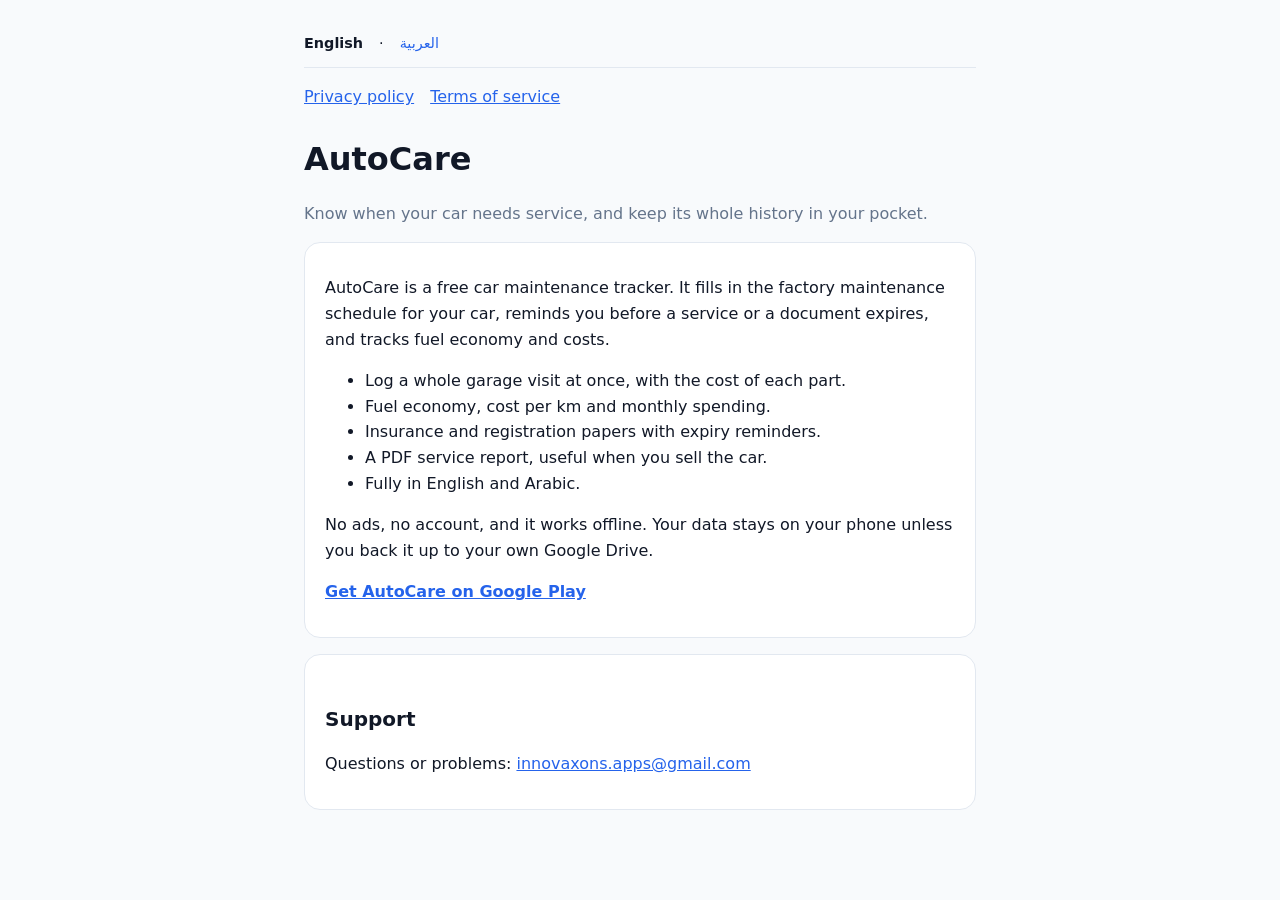
<file: index.html>
<!doctype html>
<html lang="en" dir="ltr">
<head>
  <meta charset="utf-8">
  <meta name="viewport" content="width=device-width, initial-scale=1">
  <title>AutoCare: car maintenance tracker</title>
  <meta name="description" content="Car service reminders, maintenance log, fuel economy and document expiry alerts. Free, no ads, no account.">
  <link rel="canonical" href="https://autocare.innovaxons.com/">
  <link rel="alternate" hreflang="x-default" href="https://autocare.innovaxons.com/">
  <link rel="alternate" hreflang="en" href="https://autocare.innovaxons.com/">
  <link rel="alternate" hreflang="ar" href="https://autocare.innovaxons.com/ar/">
  <link rel="stylesheet" href="/style.css">
</head>
<body>
  <a href="#content" class="sr-only">Skip to content</a>
  <main id="content">
    <nav class="lang-switcher" aria-label="Language"><strong>English</strong> · <a href="/ar/" lang="ar" dir="rtl">العربية</a></nav>
    <nav class="page-nav"><a href="/privacy/">Privacy policy</a><a href="/terms/">Terms of service</a></nav>
    <h1>AutoCare</h1>
    <p class="muted">Know when your car needs service, and keep its whole history in your pocket.</p>
    <section>
      <p>AutoCare is a free car maintenance tracker. It fills in the factory maintenance schedule for your car, reminds you before a service or a document expires, and tracks fuel economy and costs.</p>
      <ul>
        <li>Log a whole garage visit at once, with the cost of each part.</li>
        <li>Fuel economy, cost per km and monthly spending.</li>
        <li>Insurance and registration papers with expiry reminders.</li>
        <li>A PDF service report, useful when you sell the car.</li>
        <li>Fully in English and Arabic.</li>
      </ul>
      <p>No ads, no account, and it works offline. Your data stays on your phone unless you back it up to your own Google Drive.</p>
      <p><strong><a href="https://play.google.com/store/apps/details?id=com.innovaxons.autocare&amp;hl=en">Get AutoCare on Google Play</a></strong></p>
    </section>
    <section>
      <h2>Support</h2>
      <p>Questions or problems: <a href="mailto:innovaxons.apps@gmail.com">innovaxons.apps@gmail.com</a></p>
    </section>
  </main>
</body>
</html>
</file>
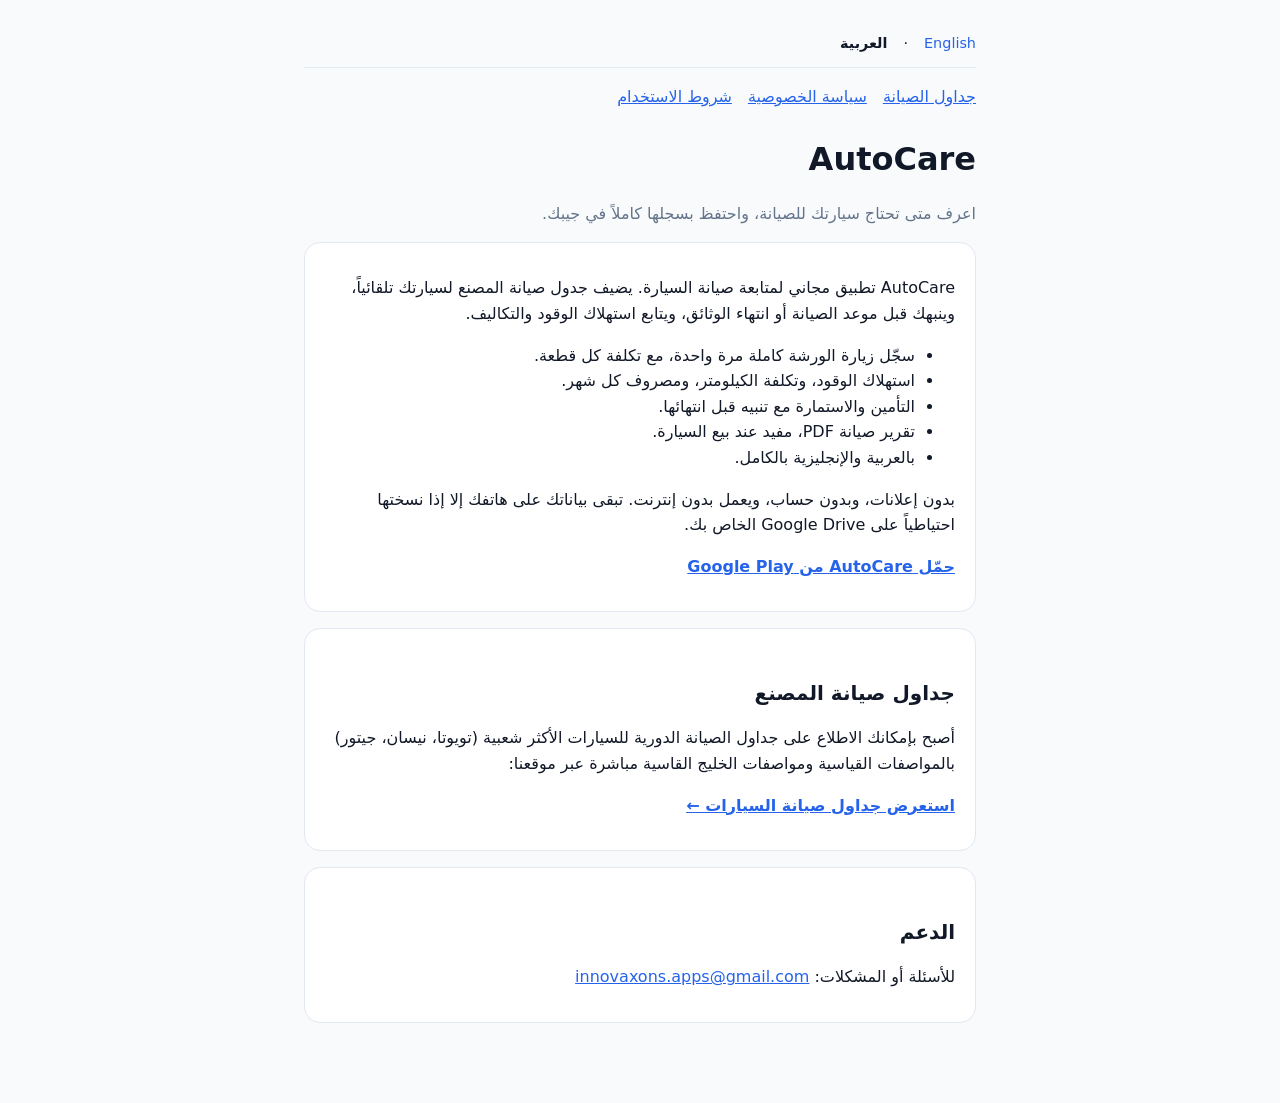
<file: ar/index.html>
<!doctype html>
<html lang="ar" dir="rtl">
<head>
  <meta charset="utf-8">
  <meta name="viewport" content="width=device-width, initial-scale=1">
  <title>AutoCare: سجل صيانة السيارة</title>
  <meta name="description" content="تذكير بمواعيد الصيانة، سجل الصيانة، استهلاك الوقود وتنبيه انتهاء الوثائق. مجاني، بدون إعلانات، بدون حساب.">
  <link rel="canonical" href="https://autocare.innovaxons.com/ar/">
  <link rel="alternate" hreflang="x-default" href="https://autocare.innovaxons.com/">
  <link rel="alternate" hreflang="en" href="https://autocare.innovaxons.com/">
  <link rel="alternate" hreflang="ar" href="https://autocare.innovaxons.com/ar/">
  <link rel="stylesheet" href="/style.css">
</head>
<body>
  <a href="#content" class="sr-only">تخطَّ إلى المحتوى</a>
  <main id="content">
    <nav class="lang-switcher" aria-label="اللغة"><a href="/" lang="en" dir="ltr">English</a> · <strong>العربية</strong></nav>
    <nav class="page-nav"><a href="/ar/schedule/">جداول الصيانة</a><a href="/ar/privacy/">سياسة الخصوصية</a><a href="/ar/terms/">شروط الاستخدام</a></nav>
    <h1>AutoCare</h1>
    <p class="muted">اعرف متى تحتاج سيارتك للصيانة، واحتفظ بسجلها كاملاً في جيبك.</p>
    <section>
      <p>AutoCare تطبيق مجاني لمتابعة صيانة السيارة. يضيف جدول صيانة المصنع لسيارتك تلقائياً، وينبهك قبل موعد الصيانة أو انتهاء الوثائق، ويتابع استهلاك الوقود والتكاليف.</p>
      <ul>
        <li>سجّل زيارة الورشة كاملة مرة واحدة، مع تكلفة كل قطعة.</li>
        <li>استهلاك الوقود، وتكلفة الكيلومتر، ومصروف كل شهر.</li>
        <li>التأمين والاستمارة مع تنبيه قبل انتهائها.</li>
        <li>تقرير صيانة PDF، مفيد عند بيع السيارة.</li>
        <li>بالعربية والإنجليزية بالكامل.</li>
      </ul>
      <p>بدون إعلانات، وبدون حساب، ويعمل بدون إنترنت. تبقى بياناتك على هاتفك إلا إذا نسختها احتياطياً على Google Drive الخاص بك.</p>
      <p><strong><a href="https://play.google.com/store/apps/details?id=com.innovaxons.autocare&amp;hl=ar">حمّل AutoCare من Google Play</a></strong></p>
    </section>
    
    <section>
      <h2>جداول صيانة المصنع</h2>
      <p>أصبح بإمكانك الاطلاع على جداول الصيانة الدورية للسيارات الأكثر شعبية (تويوتا، نيسان، جيتور) بالمواصفات القياسية ومواصفات الخليج القاسية مباشرة عبر موقعنا:</p>
      <p><strong><a href="/ar/schedule/">استعرض جداول صيانة السيارات &larr;</a></strong></p>
    </section>
    <section>
      <h2>الدعم</h2>
      <p>للأسئلة أو المشكلات: <a href="mailto:innovaxons.apps@gmail.com">innovaxons.apps@gmail.com</a></p>
    </section>
  </main>
</body>
</html>
</file>
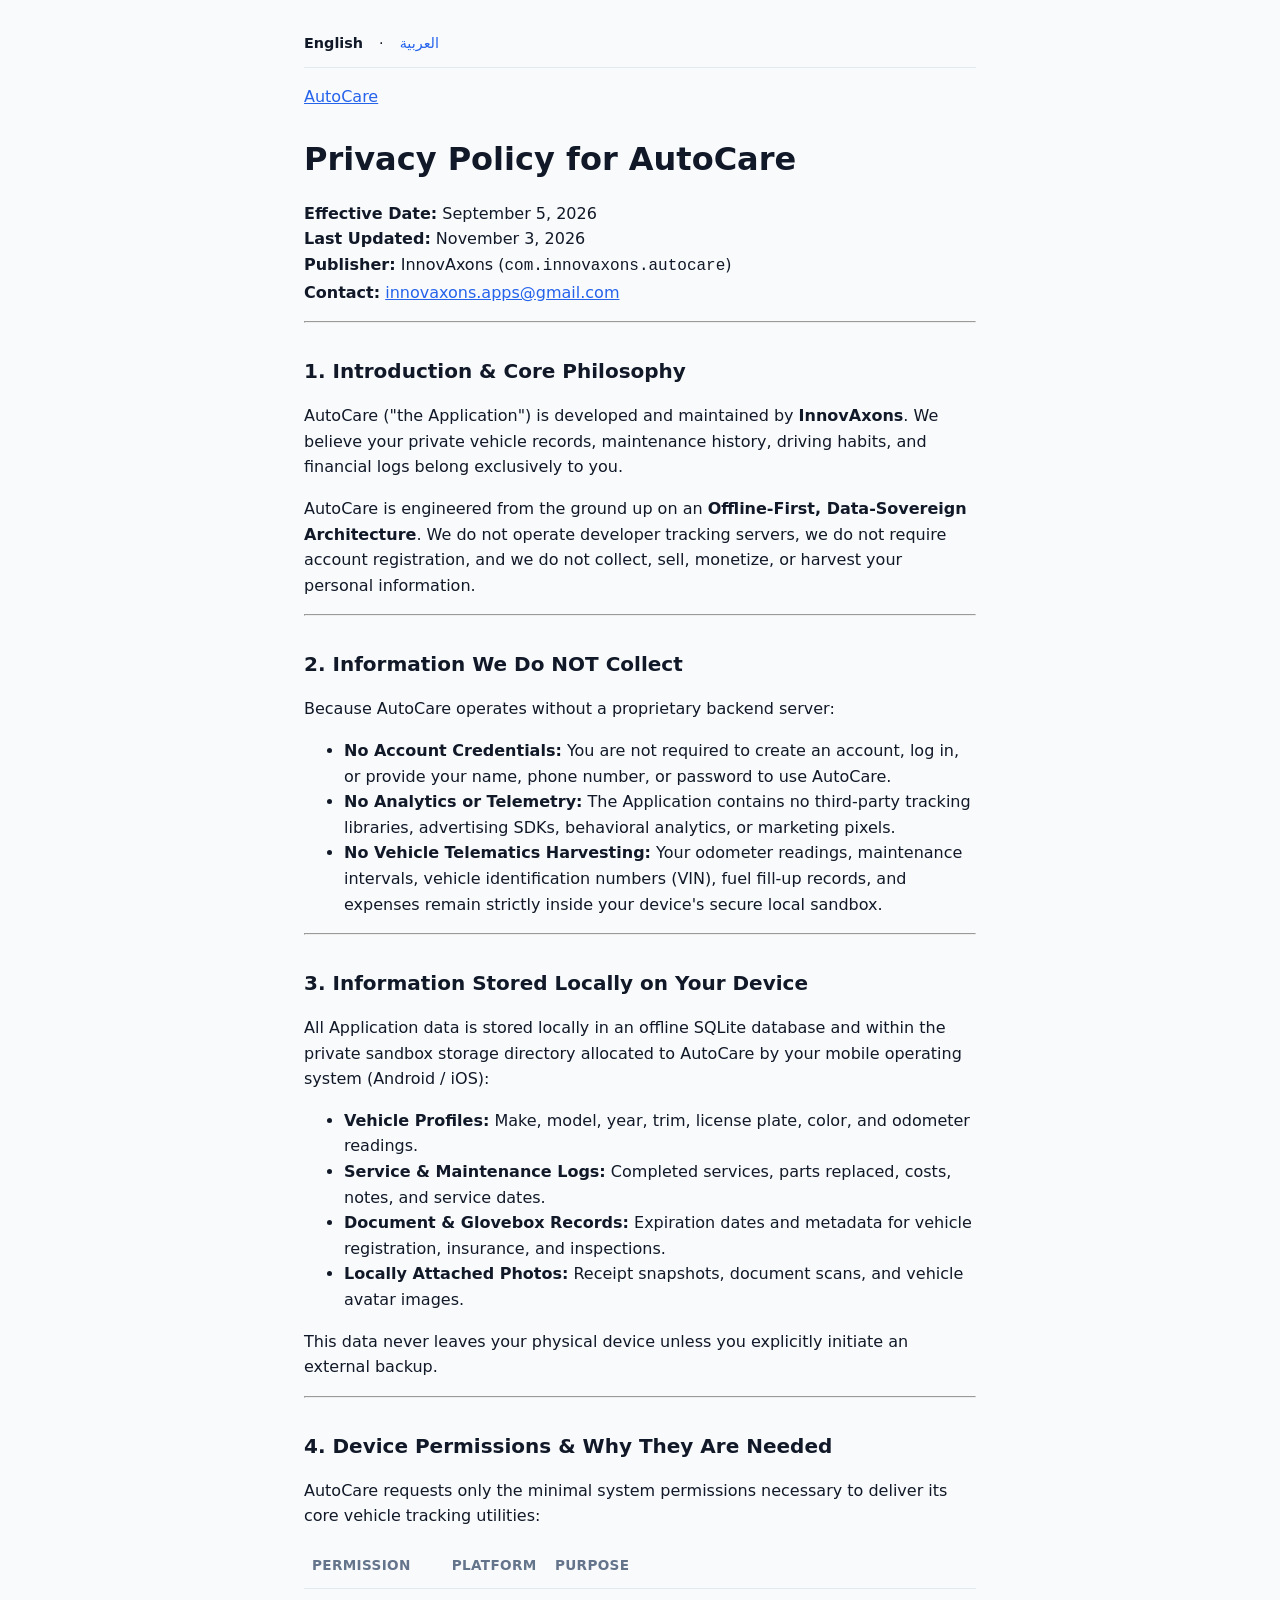
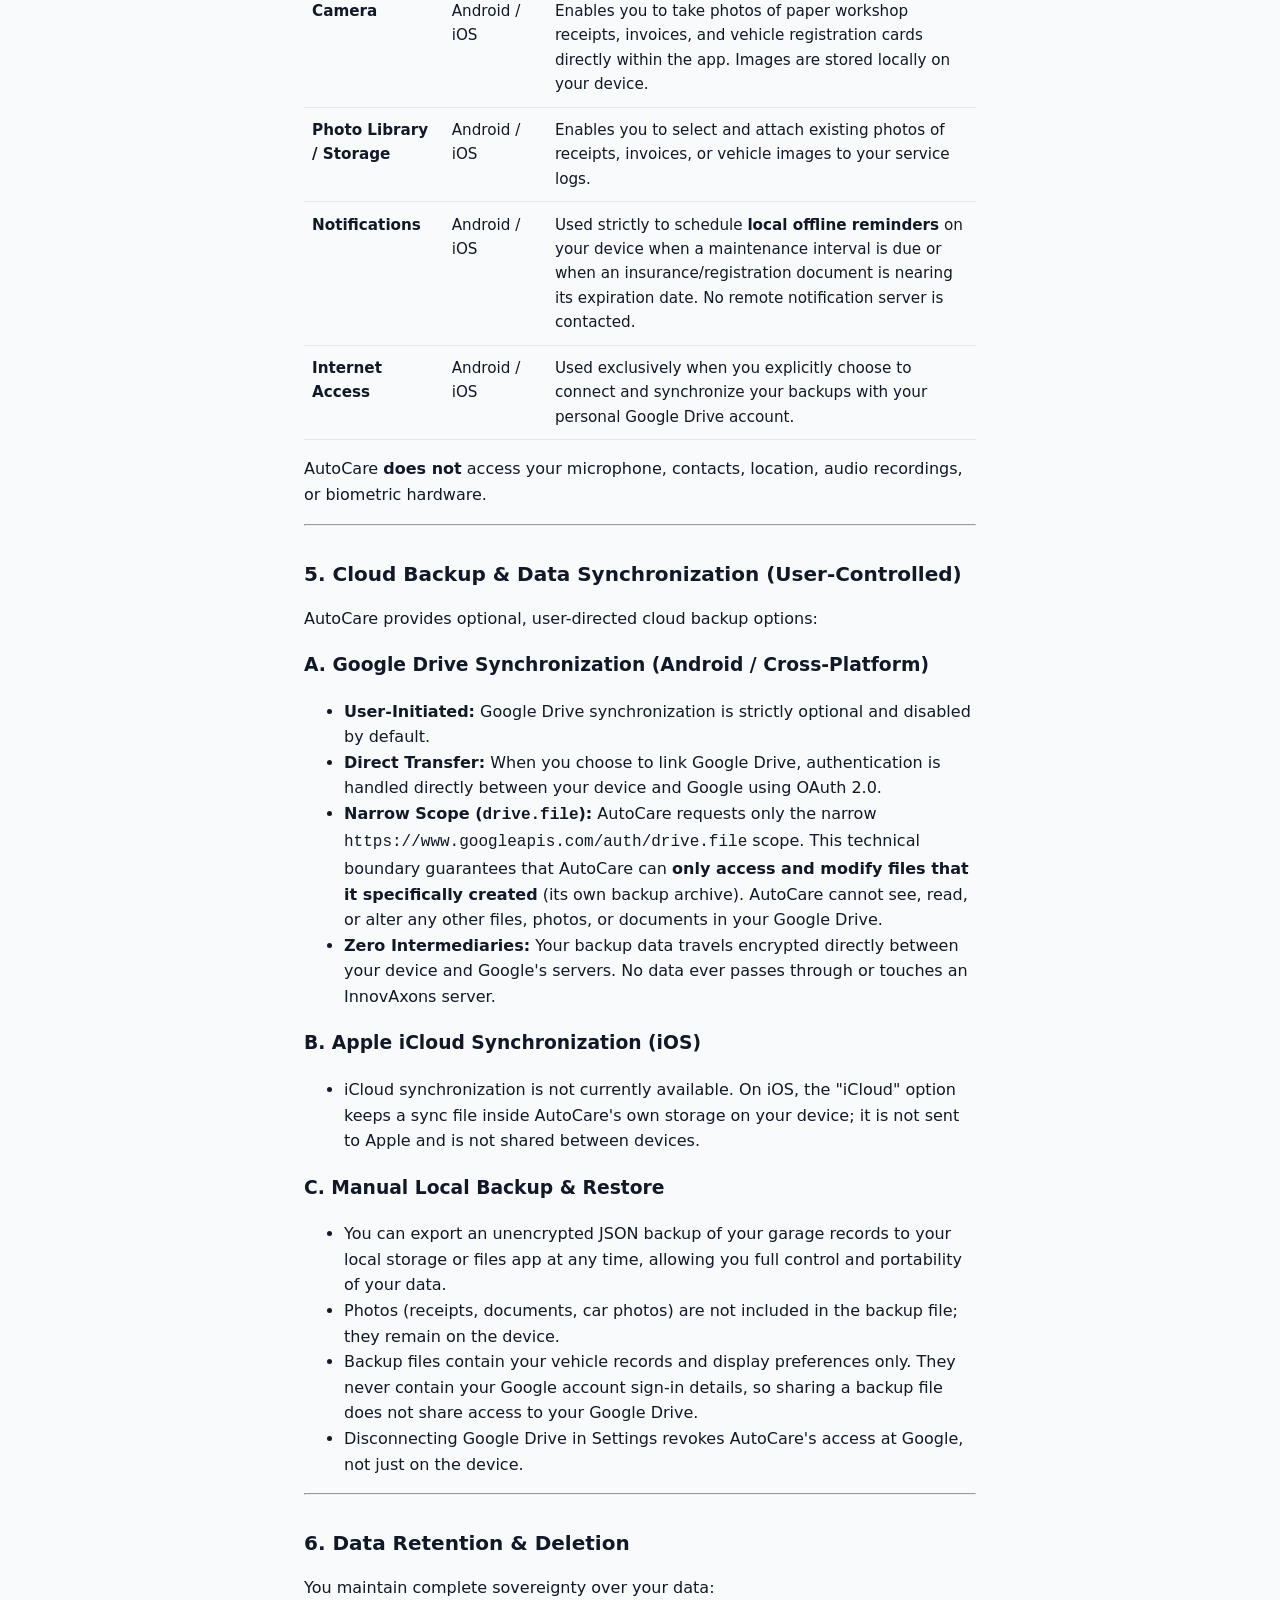
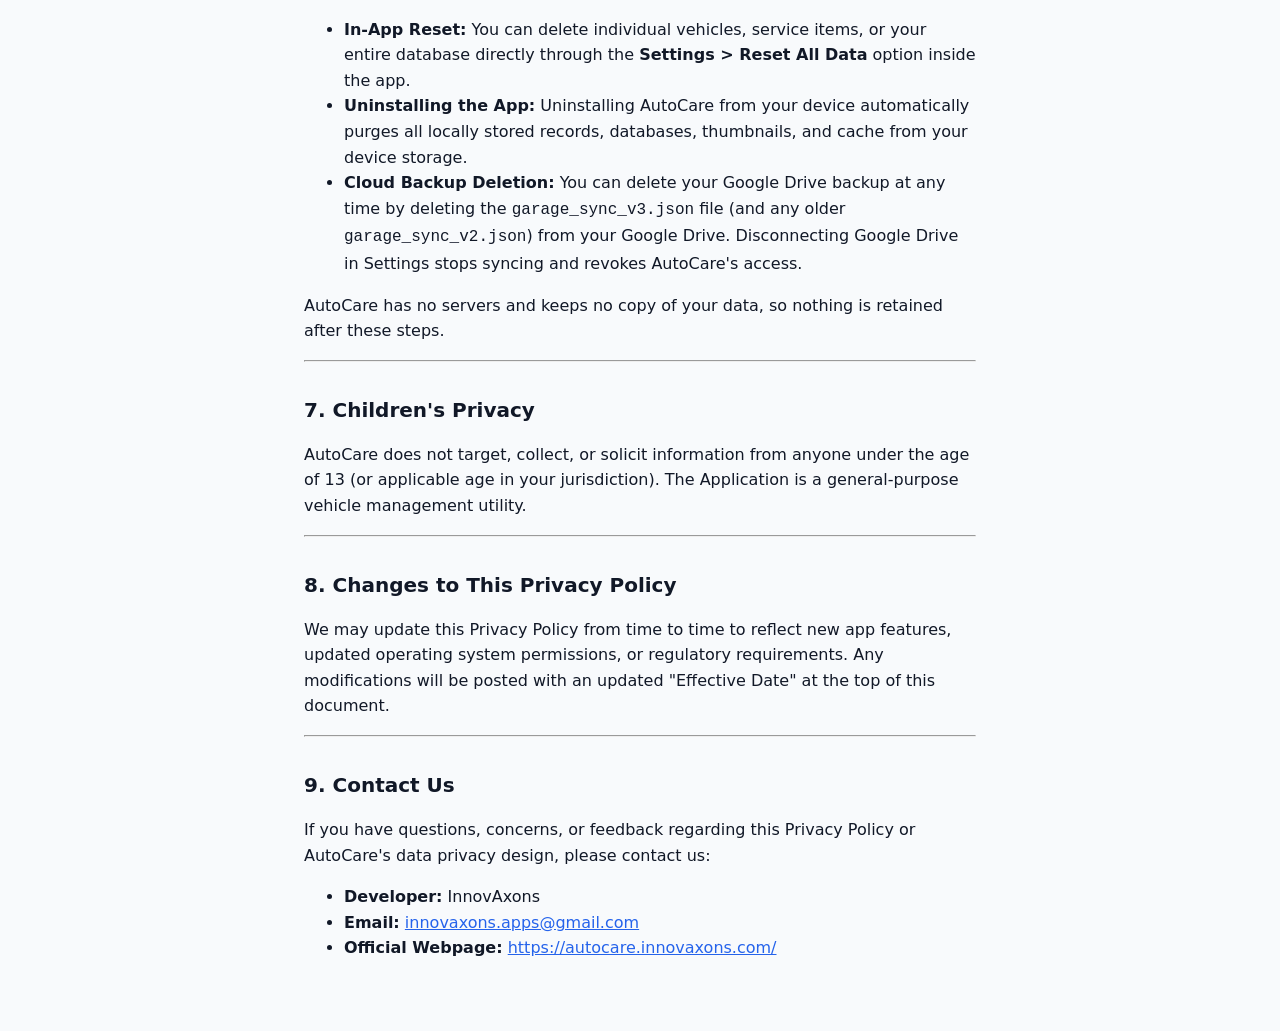
<file: privacy/index.html>
<!doctype html>
<html lang="en" dir="ltr">
<head>
  <meta charset="utf-8">
  <meta name="viewport" content="width=device-width, initial-scale=1">
  <title>AutoCare privacy policy</title>
  <meta name="description" content="AutoCare collects no data. Records stay on your phone; optional backup goes to your own Google Drive.">
  <link rel="canonical" href="https://autocare.innovaxons.com/privacy/">
  <link rel="alternate" hreflang="x-default" href="https://autocare.innovaxons.com/privacy/">
  <link rel="alternate" hreflang="en" href="https://autocare.innovaxons.com/privacy/">
  <link rel="alternate" hreflang="ar" href="https://autocare.innovaxons.com/ar/privacy/">
  <link rel="stylesheet" href="/style.css">
</head>
<body>
  <a href="#content" class="sr-only">Skip to content</a>
  <main id="content">
    <nav class="lang-switcher" aria-label="Language"><strong>English</strong> · <a href="/ar/privacy/" lang="ar" dir="rtl">العربية</a></nav>
    <nav class="page-nav"><a href="/">AutoCare</a></nav>
    <h1>Privacy Policy for AutoCare</h1>
<p><strong>Effective Date:</strong> September 5, 2026<br />
<strong>Last Updated:</strong> November 3, 2026<br />
<strong>Publisher:</strong> InnovAxons
(<code>com.innovaxons.autocare</code>)<br />
<strong>Contact:</strong> <a
href="mailto:innovaxons.apps@gmail.com">innovaxons.apps@gmail.com</a></p>
<hr />
<h2 id="1-introduction--core-philosophy">1. Introduction &amp; Core
Philosophy</h2>
<p>AutoCare ("the Application") is developed and maintained by
<strong>InnovAxons</strong>. We believe your private vehicle records,
maintenance history, driving habits, and financial logs belong
exclusively to you.</p>
<p>AutoCare is engineered from the ground up on an
<strong>Offline-First, Data-Sovereign Architecture</strong>. We do not
operate developer tracking servers, we do not require account
registration, and we do not collect, sell, monetize, or harvest your
personal information.</p>
<hr />
<h2 id="2-information-we-do-not-collect">2. Information We Do NOT
Collect</h2>
<p>Because AutoCare operates without a proprietary backend server:</p>
<ul>
<li><strong>No Account Credentials:</strong> You are not required to
create an account, log in, or provide your name, phone number, or
password to use AutoCare.</li>
<li><strong>No Analytics or Telemetry:</strong> The Application contains
no third-party tracking libraries, advertising SDKs, behavioral
analytics, or marketing pixels.</li>
<li><strong>No Vehicle Telematics Harvesting:</strong> Your odometer
readings, maintenance intervals, vehicle identification numbers (VIN),
fuel fill-up records, and expenses remain strictly inside your device's
secure local sandbox.</li>
</ul>
<hr />
<h2 id="3-information-stored-locally-on-your-device">3. Information
Stored Locally on Your Device</h2>
<p>All Application data is stored locally in an offline SQLite database
and within the private sandbox storage directory allocated to AutoCare
by your mobile operating system (Android / iOS):</p>
<ul>
<li><strong>Vehicle Profiles:</strong> Make, model, year, trim, license
plate, color, and odometer readings.</li>
<li><strong>Service &amp; Maintenance Logs:</strong> Completed services,
parts replaced, costs, notes, and service dates.</li>
<li><strong>Document &amp; Glovebox Records:</strong> Expiration dates
and metadata for vehicle registration, insurance, and inspections.</li>
<li><strong>Locally Attached Photos:</strong> Receipt snapshots,
document scans, and vehicle avatar images.</li>
</ul>
<p>This data never leaves your physical device unless you explicitly
initiate an external backup.</p>
<hr />
<h2 id="4-device-permissions--why-they-are-needed">4. Device Permissions
&amp; Why They Are Needed</h2>
<p>AutoCare requests only the minimal system permissions necessary to
deliver its core vehicle tracking utilities:</p>
<div class="table-container"><table>
<thead>
<tr>
<th style="text-align: left;">Permission</th>
<th style="text-align: left;">Platform</th>
<th style="text-align: left;">Purpose</th>
</tr>
</thead>
<tbody>
<tr>
<td style="text-align: left;"><strong>Camera</strong></td>
<td style="text-align: left;">Android / iOS</td>
<td style="text-align: left;">Enables you to take photos of paper
workshop receipts, invoices, and vehicle registration cards directly
within the app. Images are stored locally on your device.</td>
</tr>
<tr>
<td style="text-align: left;"><strong>Photo Library /
Storage</strong></td>
<td style="text-align: left;">Android / iOS</td>
<td style="text-align: left;">Enables you to select and attach existing
photos of receipts, invoices, or vehicle images to your service
logs.</td>
</tr>
<tr>
<td style="text-align: left;"><strong>Notifications</strong></td>
<td style="text-align: left;">Android / iOS</td>
<td style="text-align: left;">Used strictly to schedule <strong>local
offline reminders</strong> on your device when a maintenance interval is
due or when an insurance/registration document is nearing its expiration
date. No remote notification server is contacted.</td>
</tr>
<tr>
<td style="text-align: left;"><strong>Internet Access</strong></td>
<td style="text-align: left;">Android / iOS</td>
<td style="text-align: left;">Used exclusively when you explicitly
choose to connect and synchronize your backups with your personal Google
Drive account.</td>
</tr>
</tbody>
</table></div>
<p>AutoCare <strong>does not</strong> access your microphone, contacts,
location, audio recordings, or biometric hardware.</p>
<hr />
<h2 id="5-cloud-backup--data-synchronization-user-controlled">5. Cloud
Backup &amp; Data Synchronization (User-Controlled)</h2>
<p>AutoCare provides optional, user-directed cloud backup options:</p>
<h3 id="a-google-drive-synchronization-android--cross-platform">A.
Google Drive Synchronization (Android / Cross-Platform)</h3>
<ul>
<li><strong>User-Initiated:</strong> Google Drive synchronization is
strictly optional and disabled by default.</li>
<li><strong>Direct Transfer:</strong> When you choose to link Google
Drive, authentication is handled directly between your device and Google
using OAuth 2.0.</li>
<li><strong>Narrow Scope (<code>drive.file</code>):</strong> AutoCare
requests only the narrow
<code>https://www.googleapis.com/auth/drive.file</code> scope. This
technical boundary guarantees that AutoCare can <strong>only access and
modify files that it specifically created</strong> (its own backup
archive). AutoCare cannot see, read, or alter any other files, photos,
or documents in your Google Drive.</li>
<li><strong>Zero Intermediaries:</strong> Your backup data travels
encrypted directly between your device and Google's servers. No data
ever passes through or touches an InnovAxons server.</li>
</ul>
<h3 id="b-apple-icloud-synchronization-ios">B. Apple iCloud
Synchronization (iOS)</h3>
<ul>
<li>iCloud synchronization is not currently available. On iOS, the
"iCloud" option keeps a sync file inside AutoCare's own storage on your
device; it is not sent to Apple and is not shared between devices.</li>
</ul>
<h3 id="c-manual-local-backup--restore">C. Manual Local Backup &amp;
Restore</h3>
<ul>
<li>You can export an unencrypted JSON backup of your garage records to
your local storage or files app at any time, allowing you full control
and portability of your data.</li>
<li>Photos (receipts, documents, car photos) are not included in the
backup file; they remain on the device.</li>
<li>Backup files contain your vehicle records and display preferences
only. They never contain your Google account sign-in details, so sharing
a backup file does not share access to your Google Drive.</li>
<li>Disconnecting Google Drive in Settings revokes AutoCare's access at
Google, not just on the device.</li>
</ul>
<hr />
<h2 id="6-data-retention--deletion">6. Data Retention &amp;
Deletion</h2>
<p>You maintain complete sovereignty over your data:</p>
<ul>
<li><strong>In-App Reset:</strong> You can delete individual vehicles,
service items, or your entire database directly through the
<strong>Settings &gt; Reset All Data</strong> option inside the
app.</li>
<li><strong>Uninstalling the App:</strong> Uninstalling AutoCare from
your device automatically purges all locally stored records, databases,
thumbnails, and cache from your device storage.</li>
<li><strong>Cloud Backup Deletion:</strong> You can delete your Google
Drive backup at any time by deleting the
<code>garage_sync_v3.json</code> file (and any older
<code>garage_sync_v2.json</code>) from your Google Drive. Disconnecting
Google Drive in Settings stops syncing and revokes AutoCare's
access.</li>
</ul>
<p>AutoCare has no servers and keeps no copy of your data, so nothing is
retained after these steps.</p>
<hr />
<h2 id="7-childrens-privacy">7. Children's Privacy</h2>
<p>AutoCare does not target, collect, or solicit information from anyone
under the age of 13 (or applicable age in your jurisdiction). The
Application is a general-purpose vehicle management utility.</p>
<hr />
<h2 id="8-changes-to-this-privacy-policy">8. Changes to This Privacy
Policy</h2>
<p>We may update this Privacy Policy from time to time to reflect new
app features, updated operating system permissions, or regulatory
requirements. Any modifications will be posted with an updated
"Effective Date" at the top of this document.</p>
<hr />
<h2 id="9-contact-us">9. Contact Us</h2>
<p>If you have questions, concerns, or feedback regarding this Privacy
Policy or AutoCare's data privacy design, please contact us:</p>
<ul>
<li><strong>Developer:</strong> InnovAxons</li>
<li><strong>Email:</strong> <a
href="mailto:innovaxons.apps@gmail.com">innovaxons.apps@gmail.com</a></li>
<li><strong>Official Webpage:</strong> <a
href="https://autocare.innovaxons.com/">https://autocare.innovaxons.com/</a></li>
</ul>

  </main>
</body>
</html>
</file>
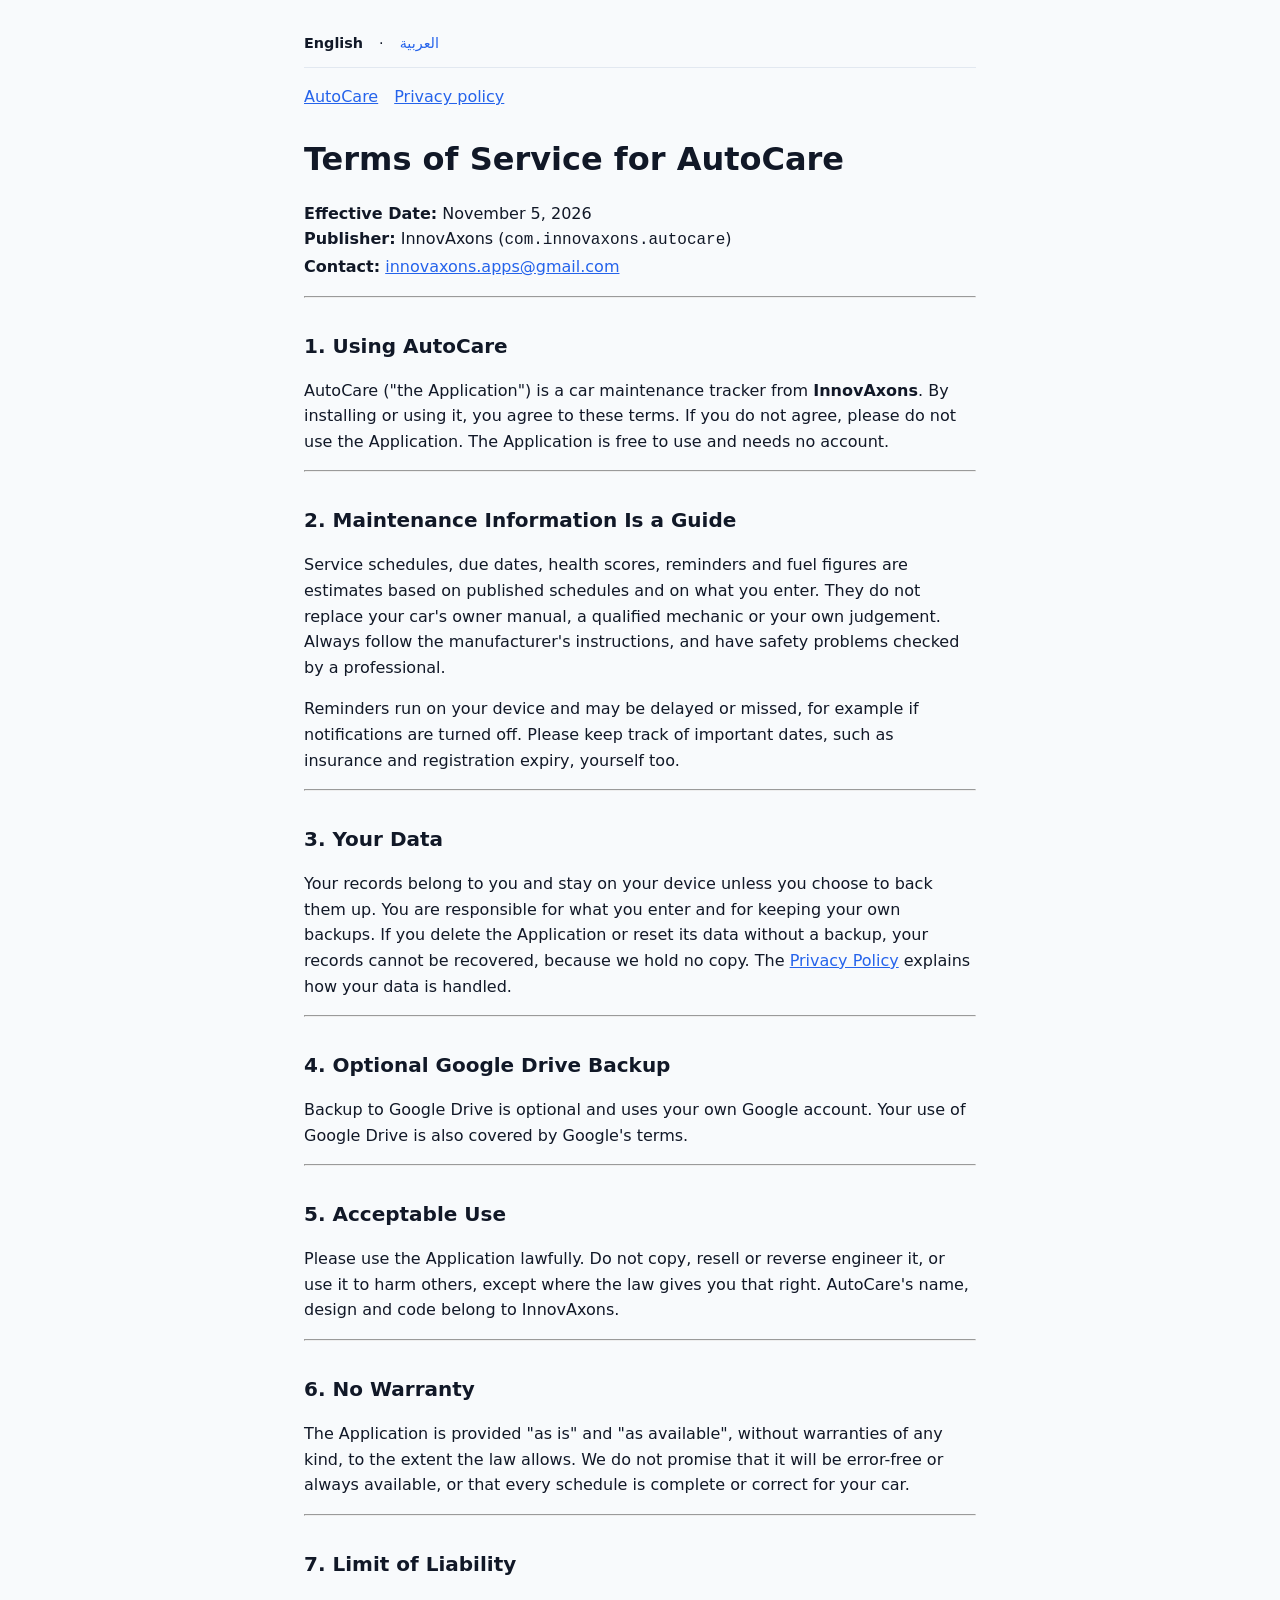
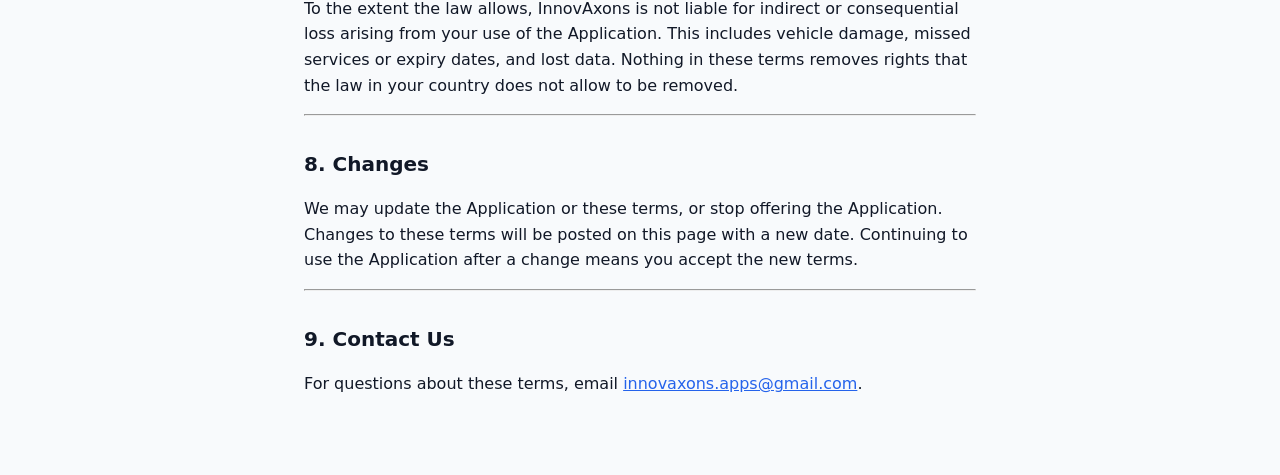
<file: terms/index.html>
<!doctype html>
<html lang="en" dir="ltr">
<head>
  <meta charset="utf-8">
  <meta name="viewport" content="width=device-width, initial-scale=1">
  <title>AutoCare terms of service</title>
  <meta name="description" content="The terms for using AutoCare, a free car maintenance tracker. Your records stay yours, and due dates are estimates.">
  <link rel="canonical" href="https://autocare.innovaxons.com/terms/">
  <link rel="alternate" hreflang="x-default" href="https://autocare.innovaxons.com/terms/">
  <link rel="alternate" hreflang="en" href="https://autocare.innovaxons.com/terms/">
  <link rel="alternate" hreflang="ar" href="https://autocare.innovaxons.com/ar/terms/">
  <link rel="stylesheet" href="/style.css">
</head>
<body>
  <a href="#content" class="sr-only">Skip to content</a>
  <main id="content">
    <nav class="lang-switcher" aria-label="Language"><strong>English</strong> · <a href="/ar/terms/" lang="ar" dir="rtl">العربية</a></nav>
    <nav class="page-nav"><a href="/">AutoCare</a><a href="/privacy/">Privacy policy</a></nav>
    <h1>Terms of Service for AutoCare</h1>
<p><strong>Effective Date:</strong> November 5, 2026<br />
<strong>Publisher:</strong> InnovAxons (<code>com.innovaxons.autocare</code>)<br />
<strong>Contact:</strong> <a href="mailto:innovaxons.apps@gmail.com">innovaxons.apps@gmail.com</a></p>
<hr />
<h2 id="1-using-autocare">1. Using AutoCare</h2>
<p>AutoCare ("the Application") is a car maintenance tracker from <strong>InnovAxons</strong>. By installing or using it, you agree to these terms. If you do not agree, please do not use the Application. The Application is free to use and needs no account.</p>
<hr />
<h2 id="2-maintenance-information">2. Maintenance Information Is a Guide</h2>
<p>Service schedules, due dates, health scores, reminders and fuel figures are estimates based on published schedules and on what you enter. They do not replace your car's owner manual, a qualified mechanic or your own judgement. Always follow the manufacturer's instructions, and have safety problems checked by a professional.</p>
<p>Reminders run on your device and may be delayed or missed, for example if notifications are turned off. Please keep track of important dates, such as insurance and registration expiry, yourself too.</p>
<hr />
<h2 id="3-your-data">3. Your Data</h2>
<p>Your records belong to you and stay on your device unless you choose to back them up. You are responsible for what you enter and for keeping your own backups. If you delete the Application or reset its data without a backup, your records cannot be recovered, because we hold no copy. The <a href="/privacy/">Privacy Policy</a> explains how your data is handled.</p>
<hr />
<h2 id="4-google-drive">4. Optional Google Drive Backup</h2>
<p>Backup to Google Drive is optional and uses your own Google account. Your use of Google Drive is also covered by Google's terms.</p>
<hr />
<h2 id="5-acceptable-use">5. Acceptable Use</h2>
<p>Please use the Application lawfully. Do not copy, resell or reverse engineer it, or use it to harm others, except where the law gives you that right. AutoCare's name, design and code belong to InnovAxons.</p>
<hr />
<h2 id="6-no-warranty">6. No Warranty</h2>
<p>The Application is provided "as is" and "as available", without warranties of any kind, to the extent the law allows. We do not promise that it will be error-free or always available, or that every schedule is complete or correct for your car.</p>
<hr />
<h2 id="7-liability">7. Limit of Liability</h2>
<p>To the extent the law allows, InnovAxons is not liable for indirect or consequential loss arising from your use of the Application. This includes vehicle damage, missed services or expiry dates, and lost data. Nothing in these terms removes rights that the law in your country does not allow to be removed.</p>
<hr />
<h2 id="8-changes">8. Changes</h2>
<p>We may update the Application or these terms, or stop offering the Application. Changes to these terms will be posted on this page with a new date. Continuing to use the Application after a change means you accept the new terms.</p>
<hr />
<h2 id="9-contact">9. Contact Us</h2>
<p>For questions about these terms, email <a href="mailto:innovaxons.apps@gmail.com">innovaxons.apps@gmail.com</a>.</p>

  </main>
</body>
</html>
</file>
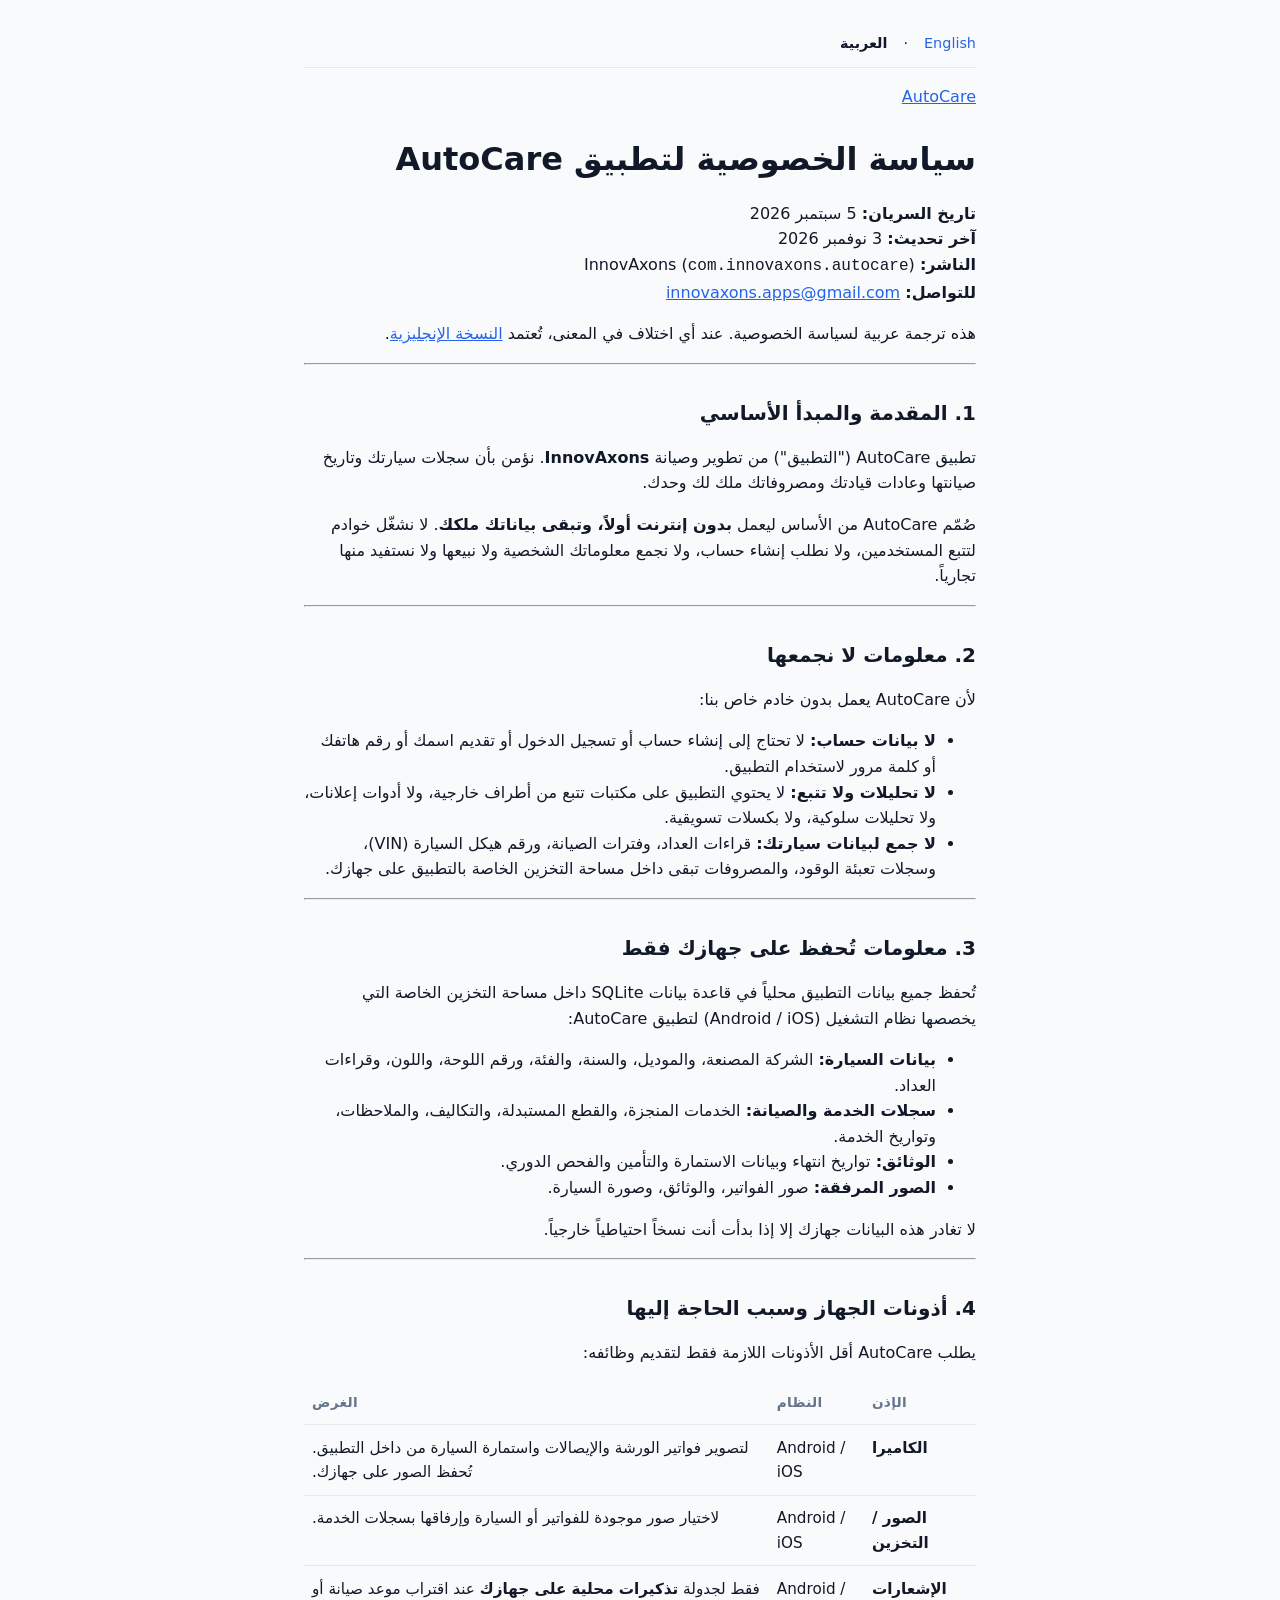
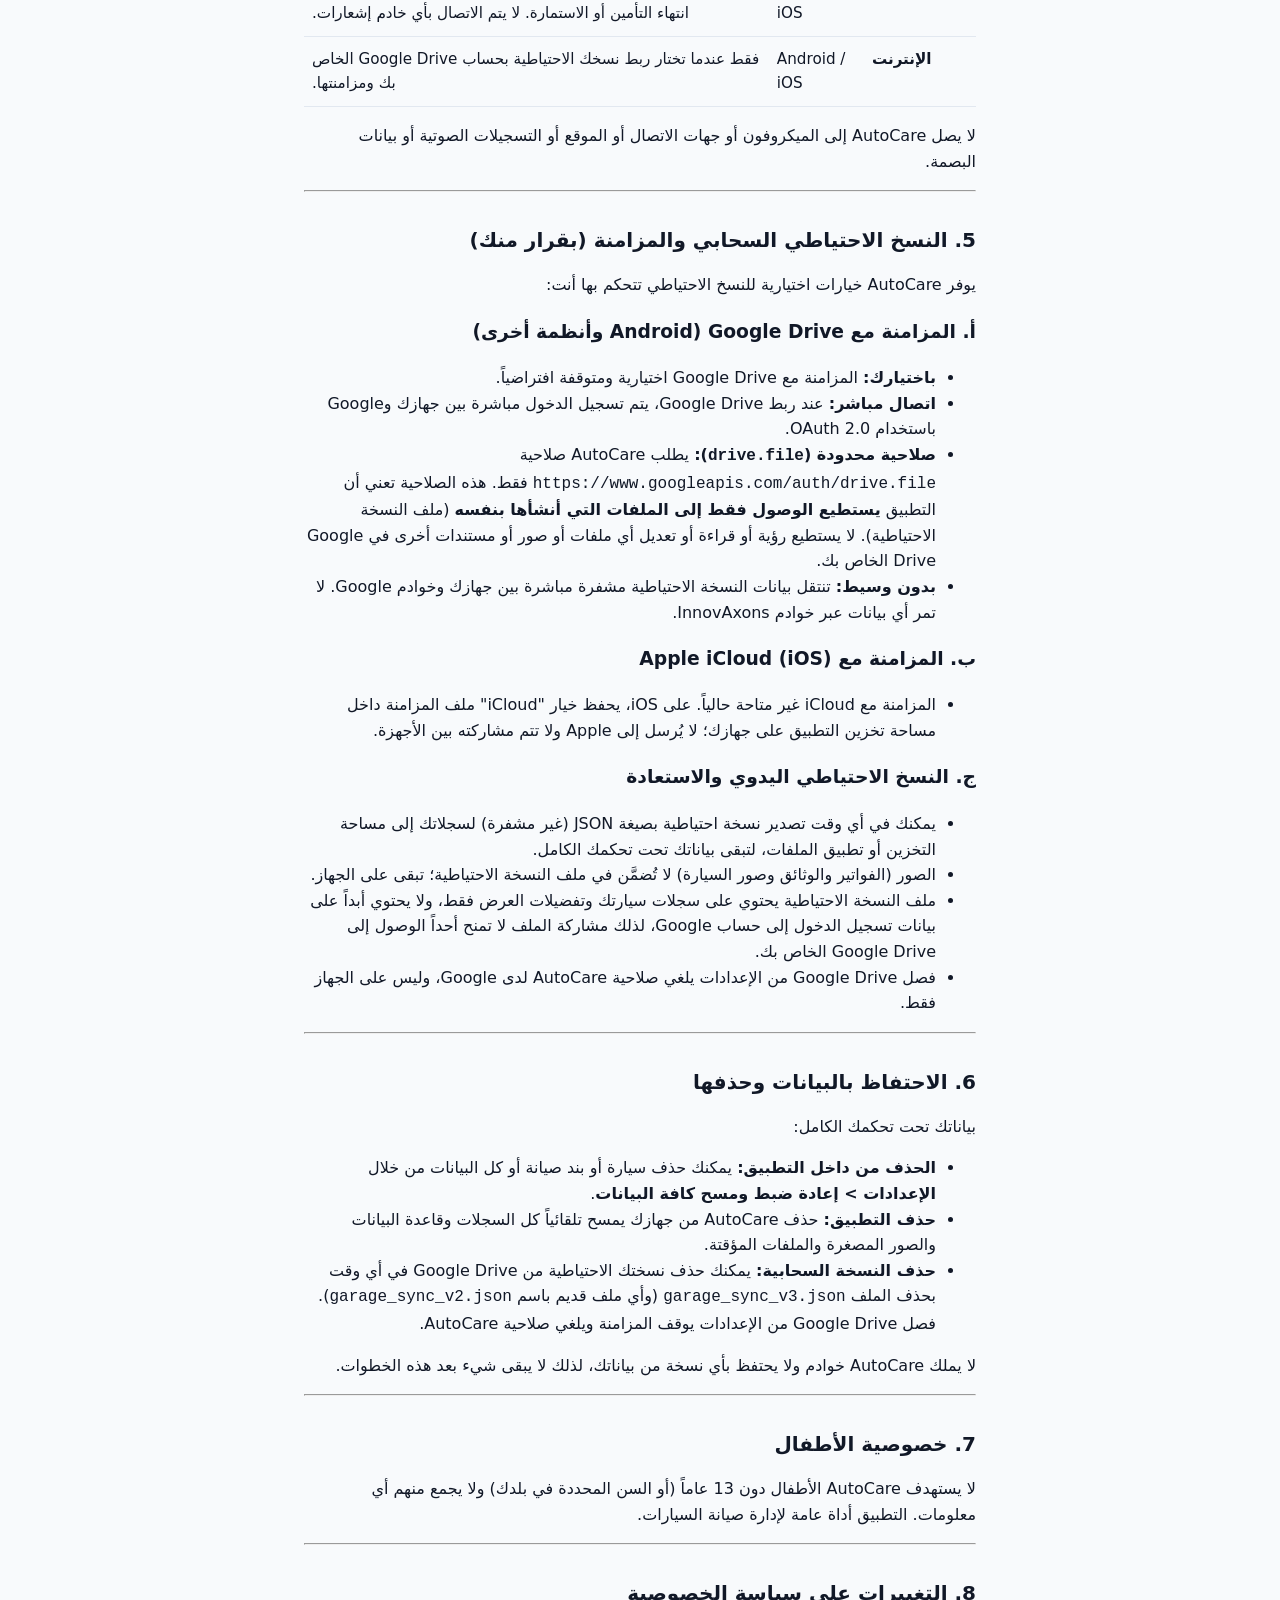
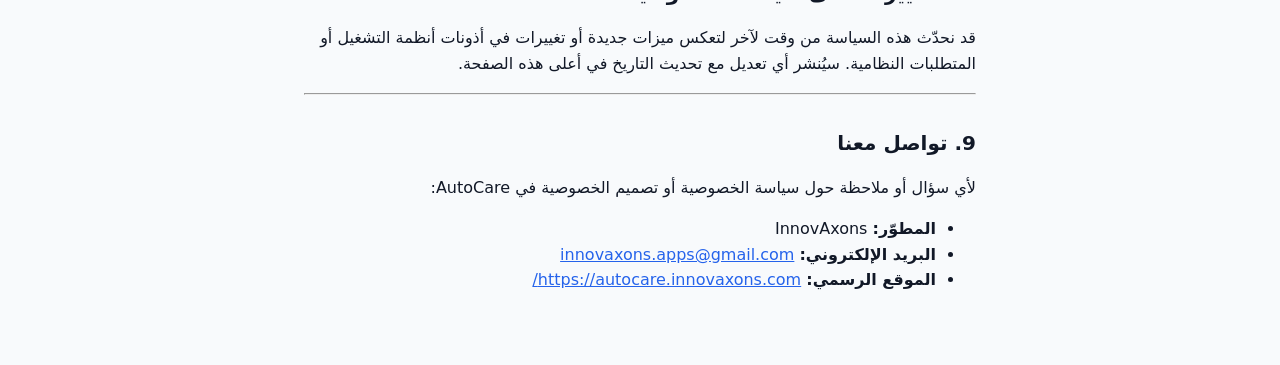
<file: ar/privacy/index.html>
<!doctype html>
<html lang="ar" dir="rtl">
<head>
  <meta charset="utf-8">
  <meta name="viewport" content="width=device-width, initial-scale=1">
  <title>سياسة الخصوصية لتطبيق AutoCare</title>
  <meta name="description" content="لا يجمع AutoCare أي بيانات. تبقى السجلات على هاتفك، والنسخ الاحتياطي الاختياري على Google Drive الخاص بك.">
  <link rel="canonical" href="https://autocare.innovaxons.com/ar/privacy/">
  <link rel="alternate" hreflang="x-default" href="https://autocare.innovaxons.com/privacy/">
  <link rel="alternate" hreflang="en" href="https://autocare.innovaxons.com/privacy/">
  <link rel="alternate" hreflang="ar" href="https://autocare.innovaxons.com/ar/privacy/">
  <link rel="stylesheet" href="/style.css">
</head>
<body>
  <a href="#content" class="sr-only">تخطَّ إلى المحتوى</a>
  <main id="content">
    <nav class="lang-switcher" aria-label="اللغة"><a href="/privacy/" lang="en" dir="ltr">English</a> · <strong>العربية</strong></nav>
    <nav class="page-nav"><a href="/ar/">AutoCare</a></nav>
    <h1>سياسة الخصوصية لتطبيق AutoCare</h1>
<p><strong>تاريخ السريان:</strong> 5 سبتمبر 2026<br />
<strong>آخر تحديث:</strong> 3 نوفمبر 2026<br />
<strong>الناشر:</strong> InnovAxons
(<code>com.innovaxons.autocare</code>)<br />
<strong>للتواصل:</strong> <a
href="mailto:innovaxons.apps@gmail.com">innovaxons.apps@gmail.com</a></p>
<p>هذه ترجمة عربية لسياسة الخصوصية. عند أي اختلاف في المعنى، تُعتمد <a
href="/privacy/">النسخة الإنجليزية</a>.</p>
<hr />
<h2 id="1-المقدمة-والمبدأ-الأساسي">1. المقدمة والمبدأ الأساسي</h2>
<p>تطبيق AutoCare ("التطبيق") من تطوير وصيانة
<strong>InnovAxons</strong>. نؤمن بأن سجلات سيارتك وتاريخ صيانتها وعادات
قيادتك ومصروفاتك ملك لك وحدك.</p>
<p>صُمّم AutoCare من الأساس ليعمل <strong>بدون إنترنت أولاً، وتبقى بياناتك
ملكك</strong>. لا نشغّل خوادم لتتبع المستخدمين، ولا نطلب إنشاء حساب، ولا
نجمع معلوماتك الشخصية ولا نبيعها ولا نستفيد منها تجارياً.</p>
<hr />
<h2 id="2-معلومات-لا-نجمعها">2. معلومات لا نجمعها</h2>
<p>لأن AutoCare يعمل بدون خادم خاص بنا:</p>
<ul>
<li><strong>لا بيانات حساب:</strong> لا تحتاج إلى إنشاء حساب أو تسجيل
الدخول أو تقديم اسمك أو رقم هاتفك أو كلمة مرور لاستخدام التطبيق.</li>
<li><strong>لا تحليلات ولا تتبع:</strong> لا يحتوي التطبيق على مكتبات
تتبع من أطراف خارجية، ولا أدوات إعلانات، ولا تحليلات سلوكية، ولا بكسلات
تسويقية.</li>
<li><strong>لا جمع لبيانات سيارتك:</strong> قراءات العداد، وفترات
الصيانة، ورقم هيكل السيارة (VIN)، وسجلات تعبئة الوقود، والمصروفات تبقى
داخل مساحة التخزين الخاصة بالتطبيق على جهازك.</li>
</ul>
<hr />
<h2 id="3-معلومات-تُحفظ-على-جهازك-فقط">3. معلومات تُحفظ على جهازك فقط</h2>
<p>تُحفظ جميع بيانات التطبيق محلياً في قاعدة بيانات SQLite داخل مساحة
التخزين الخاصة التي يخصصها نظام التشغيل (Android / iOS) لتطبيق
AutoCare:</p>
<ul>
<li><strong>بيانات السيارة:</strong> الشركة المصنعة، والموديل، والسنة،
والفئة، ورقم اللوحة، واللون، وقراءات العداد.</li>
<li><strong>سجلات الخدمة والصيانة:</strong> الخدمات المنجزة، والقطع
المستبدلة، والتكاليف، والملاحظات، وتواريخ الخدمة.</li>
<li><strong>الوثائق:</strong> تواريخ انتهاء وبيانات الاستمارة والتأمين
والفحص الدوري.</li>
<li><strong>الصور المرفقة:</strong> صور الفواتير، والوثائق، وصورة
السيارة.</li>
</ul>
<p>لا تغادر هذه البيانات جهازك إلا إذا بدأت أنت نسخاً احتياطياً
خارجياً.</p>
<hr />
<h2 id="4-أذونات-الجهاز-وسبب-الحاجة-إليها">4. أذونات الجهاز وسبب الحاجة
إليها</h2>
<p>يطلب AutoCare أقل الأذونات اللازمة فقط لتقديم وظائفه:</p>
<div class="table-container"><table>
<thead>
<tr>
<th style="text-align: left;">الإذن</th>
<th style="text-align: left;">النظام</th>
<th style="text-align: left;">الغرض</th>
</tr>
</thead>
<tbody>
<tr>
<td style="text-align: left;"><strong>الكاميرا</strong></td>
<td style="text-align: left;">Android / iOS</td>
<td style="text-align: left;">لتصوير فواتير الورشة والإيصالات واستمارة
السيارة من داخل التطبيق. تُحفظ الصور على جهازك.</td>
</tr>
<tr>
<td style="text-align: left;"><strong>الصور / التخزين</strong></td>
<td style="text-align: left;">Android / iOS</td>
<td style="text-align: left;">لاختيار صور موجودة للفواتير أو السيارة
وإرفاقها بسجلات الخدمة.</td>
</tr>
<tr>
<td style="text-align: left;"><strong>الإشعارات</strong></td>
<td style="text-align: left;">Android / iOS</td>
<td style="text-align: left;">فقط لجدولة <strong>تذكيرات محلية على
جهازك</strong> عند اقتراب موعد صيانة أو انتهاء التأمين أو الاستمارة. لا
يتم الاتصال بأي خادم إشعارات.</td>
</tr>
<tr>
<td style="text-align: left;"><strong>الإنترنت</strong></td>
<td style="text-align: left;">Android / iOS</td>
<td style="text-align: left;">فقط عندما تختار ربط نسخك الاحتياطية بحساب
Google Drive الخاص بك ومزامنتها.</td>
</tr>
</tbody>
</table></div>
<p>لا يصل AutoCare إلى الميكروفون أو جهات الاتصال أو الموقع أو التسجيلات
الصوتية أو بيانات البصمة.</p>
<hr />
<h2 id="5-النسخ-الاحتياطي-السحابي-والمزامنة-بقرار-منك">5. النسخ
الاحتياطي السحابي والمزامنة (بقرار منك)</h2>
<p>يوفر AutoCare خيارات اختيارية للنسخ الاحتياطي تتحكم بها أنت:</p>
<h3 id="أ-المزامنة-مع-google-drive-android-وأنظمة-أخرى">أ. المزامنة مع
Google Drive (Android وأنظمة أخرى)</h3>
<ul>
<li><strong>باختيارك:</strong> المزامنة مع Google Drive اختيارية ومتوقفة
افتراضياً.</li>
<li><strong>اتصال مباشر:</strong> عند ربط Google Drive، يتم تسجيل الدخول
مباشرة بين جهازك وGoogle باستخدام OAuth 2.0.</li>
<li><strong>صلاحية محدودة (<code>drive.file</code>):</strong> يطلب
AutoCare صلاحية <code>https://www.googleapis.com/auth/drive.file</code>
فقط. هذه الصلاحية تعني أن التطبيق <strong>يستطيع الوصول فقط إلى الملفات
التي أنشأها بنفسه</strong> (ملف النسخة الاحتياطية). لا يستطيع رؤية أو
قراءة أو تعديل أي ملفات أو صور أو مستندات أخرى في Google Drive الخاص
بك.</li>
<li><strong>بدون وسيط:</strong> تنتقل بيانات النسخة الاحتياطية مشفرة
مباشرة بين جهازك وخوادم Google. لا تمر أي بيانات عبر خوادم
InnovAxons.</li>
</ul>
<h3 id="ب-المزامنة-مع-apple-icloud-ios">ب. المزامنة مع Apple iCloud
(iOS)</h3>
<ul>
<li>المزامنة مع iCloud غير متاحة حالياً. على iOS، يحفظ خيار "iCloud" ملف
المزامنة داخل مساحة تخزين التطبيق على جهازك؛ لا يُرسل إلى Apple ولا تتم
مشاركته بين الأجهزة.</li>
</ul>
<h3 id="ج-النسخ-الاحتياطي-اليدوي-والاستعادة">ج. النسخ الاحتياطي اليدوي
والاستعادة</h3>
<ul>
<li>يمكنك في أي وقت تصدير نسخة احتياطية بصيغة JSON (غير مشفرة) لسجلاتك
إلى مساحة التخزين أو تطبيق الملفات، لتبقى بياناتك تحت تحكمك الكامل.</li>
<li>الصور (الفواتير والوثائق وصور السيارة) لا تُضمَّن في ملف النسخة
الاحتياطية؛ تبقى على الجهاز.</li>
<li>ملف النسخة الاحتياطية يحتوي على سجلات سيارتك وتفضيلات العرض فقط، ولا
يحتوي أبداً على بيانات تسجيل الدخول إلى حساب Google، لذلك مشاركة الملف لا
تمنح أحداً الوصول إلى Google Drive الخاص بك.</li>
<li>فصل Google Drive من الإعدادات يلغي صلاحية AutoCare لدى Google، وليس
على الجهاز فقط.</li>
</ul>
<hr />
<h2 id="6-الاحتفاظ-بالبيانات-وحذفها">6. الاحتفاظ بالبيانات وحذفها</h2>
<p>بياناتك تحت تحكمك الكامل:</p>
<ul>
<li><strong>الحذف من داخل التطبيق:</strong> يمكنك حذف سيارة أو بند صيانة
أو كل البيانات من خلال <strong>الإعدادات &gt; إعادة ضبط ومسح كافة
البيانات</strong>.</li>
<li><strong>حذف التطبيق:</strong> حذف AutoCare من جهازك يمسح تلقائياً كل
السجلات وقاعدة البيانات والصور المصغرة والملفات المؤقتة.</li>
<li><strong>حذف النسخة السحابية:</strong> يمكنك حذف نسختك الاحتياطية من
Google Drive في أي وقت بحذف الملف <code>garage_sync_v3.json</code> (وأي
ملف قديم باسم <code>garage_sync_v2.json</code>). فصل Google Drive من
الإعدادات يوقف المزامنة ويلغي صلاحية AutoCare.</li>
</ul>
<p>لا يملك AutoCare خوادم ولا يحتفظ بأي نسخة من بياناتك، لذلك لا يبقى
شيء بعد هذه الخطوات.</p>
<hr />
<h2 id="7-خصوصية-الأطفال">7. خصوصية الأطفال</h2>
<p>لا يستهدف AutoCare الأطفال دون 13 عاماً (أو السن المحددة في بلدك) ولا
يجمع منهم أي معلومات. التطبيق أداة عامة لإدارة صيانة السيارات.</p>
<hr />
<h2 id="8-التغييرات-على-سياسة-الخصوصية">8. التغييرات على سياسة
الخصوصية</h2>
<p>قد نحدّث هذه السياسة من وقت لآخر لتعكس ميزات جديدة أو تغييرات في
أذونات أنظمة التشغيل أو المتطلبات النظامية. سيُنشر أي تعديل مع تحديث
التاريخ في أعلى هذه الصفحة.</p>
<hr />
<h2 id="9-تواصل-معنا">9. تواصل معنا</h2>
<p>لأي سؤال أو ملاحظة حول سياسة الخصوصية أو تصميم الخصوصية في
AutoCare:</p>
<ul>
<li><strong>المطوّر:</strong> InnovAxons</li>
<li><strong>البريد الإلكتروني:</strong> <a
href="mailto:innovaxons.apps@gmail.com">innovaxons.apps@gmail.com</a></li>
<li><strong>الموقع الرسمي:</strong> <a
href="https://autocare.innovaxons.com/">https://autocare.innovaxons.com/</a></li>
</ul>

  </main>
</body>
</html>
</file>
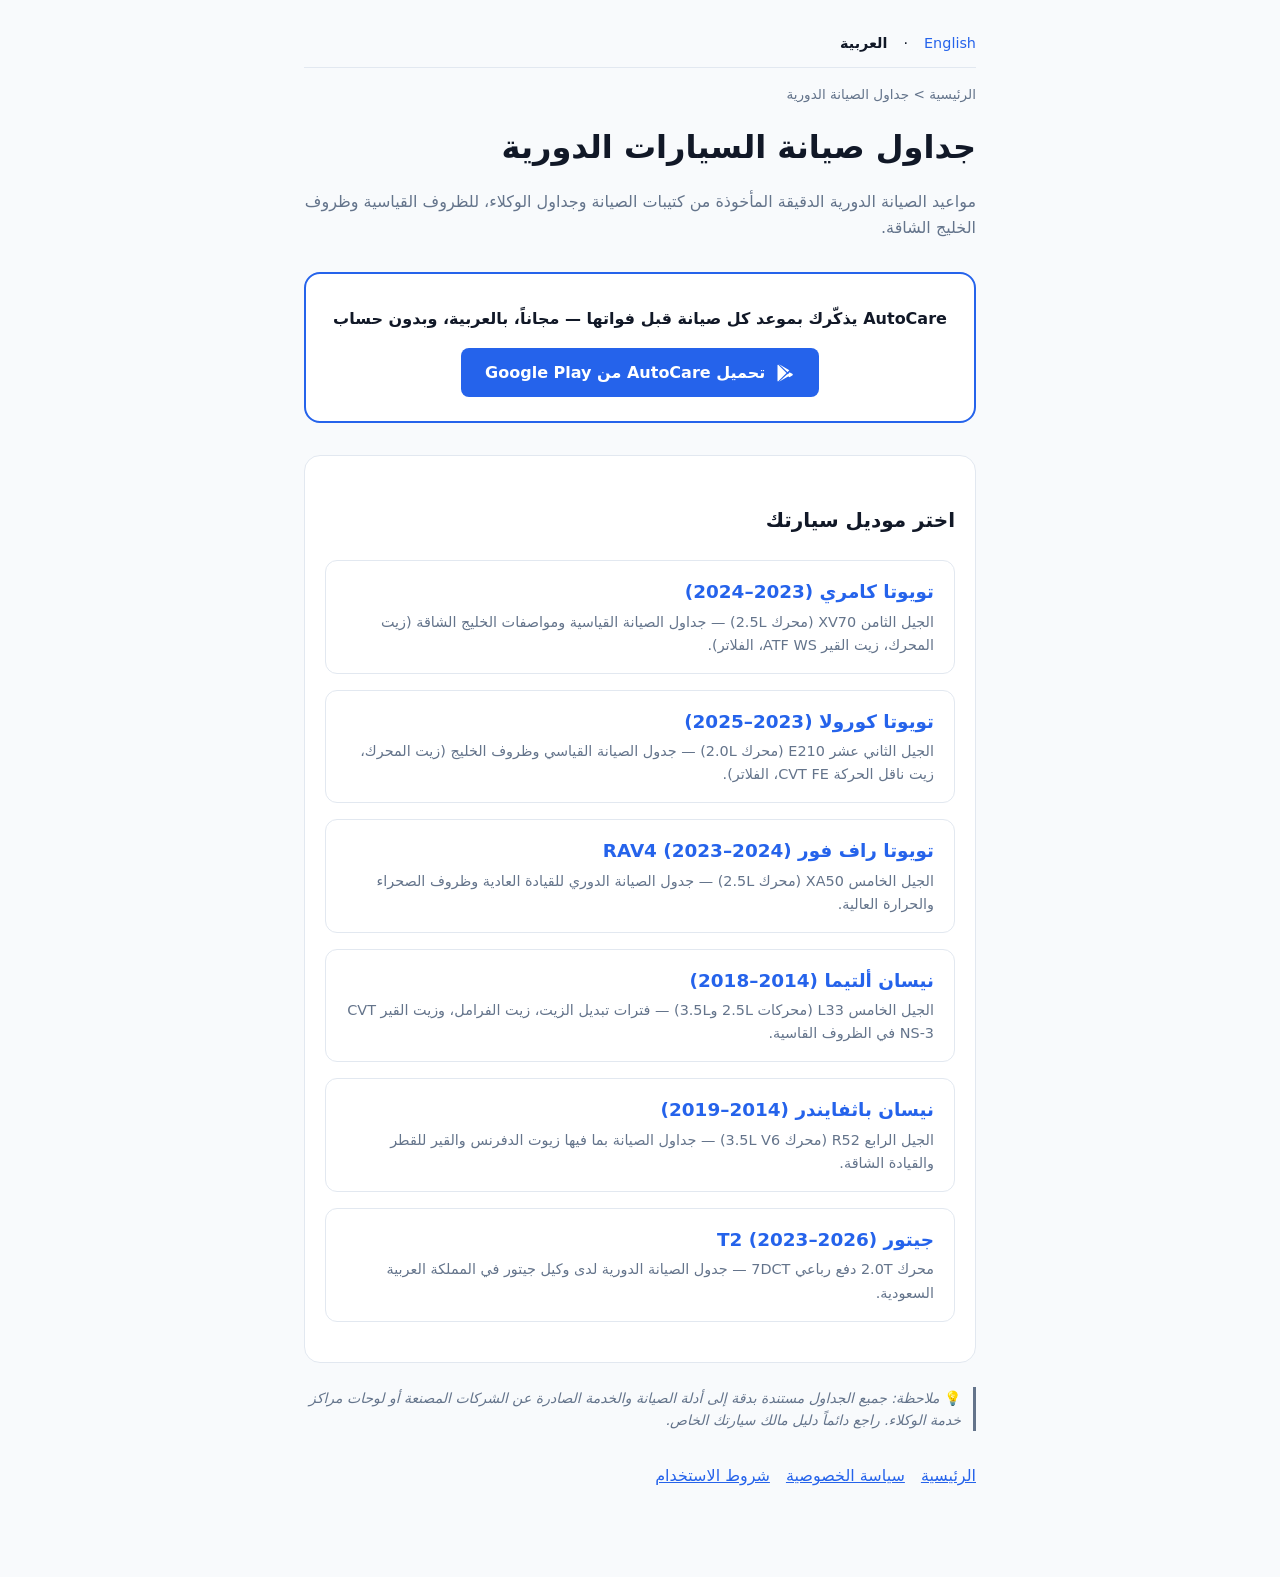
<file: ar/schedule/index.html>
<!doctype html>
<html lang="ar" dir="rtl">
<head>
  <meta charset="utf-8">
  <meta name="viewport" content="width=device-width, initial-scale=1">
  <title>جداول صيانة السيارات الدورية | AutoCare</title>
  <meta name="description" content="استعرض جداول صيانة المصنع الدورية للسيارات الأكثر شعبية في السعودية والخليج (تويوتا، نيسان، جيتور). فترات تغيير الزيت، الفلاتر وزيوت القير.">
  <link rel="canonical" href="https://autocare.innovaxons.com/ar/schedule/">
  <link rel="stylesheet" href="/style.css">
</head>
<body>
  <a href="#content" class="sr-only">تخطَّ إلى المحتوى</a>
  <main id="content">
    <nav class="lang-switcher" aria-label="اللغة">
      <a href="/" lang="en" dir="ltr">English</a> · <strong>العربية</strong>
    </nav>
    <div class="breadcrumbs">
      <a href="/ar/">الرئيسية</a> &gt; <span>جداول الصيانة الدورية</span>
    </div>

    <h1>جداول صيانة السيارات الدورية</h1>
    <p class="muted">مواعيد الصيانة الدورية الدقيقة المأخوذة من كتيبات الصيانة وجداول الوكلاء، للظروف القياسية وظروف الخليج الشاقة.</p>

    <div class="cta-box">
      <p><strong>AutoCare يذكّرك بموعد كل صيانة قبل فواتها — مجاناً، بالعربية، وبدون حساب</strong></p>
      <a href="https://play.google.com/store/apps/details?id=com.innovaxons.autocare&referrer=utm_source%3Dwebsite-schedule-index%26utm_medium%3Dweb%26utm_campaign%3Dschedule-pages" class="btn-play">
        <svg width="20" height="20" viewBox="0 0 24 24" fill="currentColor" aria-hidden="true"><path d="M3.609 1.814L13.793 12 3.61 22.186a2.41 2.41 0 0 1-.61-.956V2.77c0-.35.219-.68.61-.956zm11.242 11.242l2.368 2.369-12.35 7.13 9.982-9.5zm2.369-2.056l3.528 2.036c.92.53.92 1.405 0 1.936l-3.528 2.037-2.6-2.6 2.6-2.607.001.004l-.001-.006zm-2.369-.313L4.869 1.457l12.35 7.13-2.368 2.37z"/></svg>
        <span>تحميل AutoCare من Google Play</span>
      </a>
    </div>

    <section>
      <h2>اختر موديل سيارتك</h2>
      <div class="schedule-list">
        <a href="/ar/schedule/toyota-camry/" class="schedule-card">
          <h3>تويوتا كامري (2023–2024)</h3>
          <p>الجيل الثامن XV70 (محرك 2.5L) — جداول الصيانة القياسية ومواصفات الخليج الشاقة (زيت المحرك، زيت القير ATF WS، الفلاتر).</p>
        </a>
        <a href="/ar/schedule/toyota-corolla/" class="schedule-card">
          <h3>تويوتا كورولا (2023–2025)</h3>
          <p>الجيل الثاني عشر E210 (محرك 2.0L) — جدول الصيانة القياسي وظروف الخليج (زيت المحرك، زيت ناقل الحركة CVT FE، الفلاتر).</p>
        </a>
        <a href="/ar/schedule/toyota-rav4/" class="schedule-card">
          <h3>تويوتا راف فور RAV4 (2023–2024)</h3>
          <p>الجيل الخامس XA50 (محرك 2.5L) — جدول الصيانة الدوري للقيادة العادية وظروف الصحراء والحرارة العالية.</p>
        </a>
        <a href="/ar/schedule/nissan-altima/" class="schedule-card">
          <h3>نيسان ألتيما (2014–2018)</h3>
          <p>الجيل الخامس L33 (محركات 2.5L و3.5L) — فترات تبديل الزيت، زيت الفرامل، وزيت القير CVT NS-3 في الظروف القاسية.</p>
        </a>
        <a href="/ar/schedule/nissan-pathfinder/" class="schedule-card">
          <h3>نيسان باثفايندر (2014–2019)</h3>
          <p>الجيل الرابع R52 (محرك 3.5L V6) — جداول الصيانة بما فيها زيوت الدفرنس والقير للقطر والقيادة الشاقة.</p>
        </a>
        <a href="/ar/schedule/jetour-t2/" class="schedule-card">
          <h3>جيتور T2 (2023–2026)</h3>
          <p>محرك 2.0T دفع رباعي 7DCT — جدول الصيانة الدورية لدى وكيل جيتور في المملكة العربية السعودية.</p>
        </a>
      </div>
    </section>

    <div class="source-box">
      <p>💡 <em>ملاحظة: جميع الجداول مستندة بدقة إلى أدلة الصيانة والخدمة الصادرة عن الشركات المصنعة أو لوحات مراكز خدمة الوكلاء. راجع دائماً دليل مالك سيارتك الخاص.</em></p>
    </div>

    <nav class="page-nav" style="margin-top: 2rem;">
      <a href="/ar/">الرئيسية</a>
      <a href="/ar/privacy/">سياسة الخصوصية</a>
      <a href="/ar/terms/">شروط الاستخدام</a>
    </nav>
  </main>
</body>
</html>
</file>
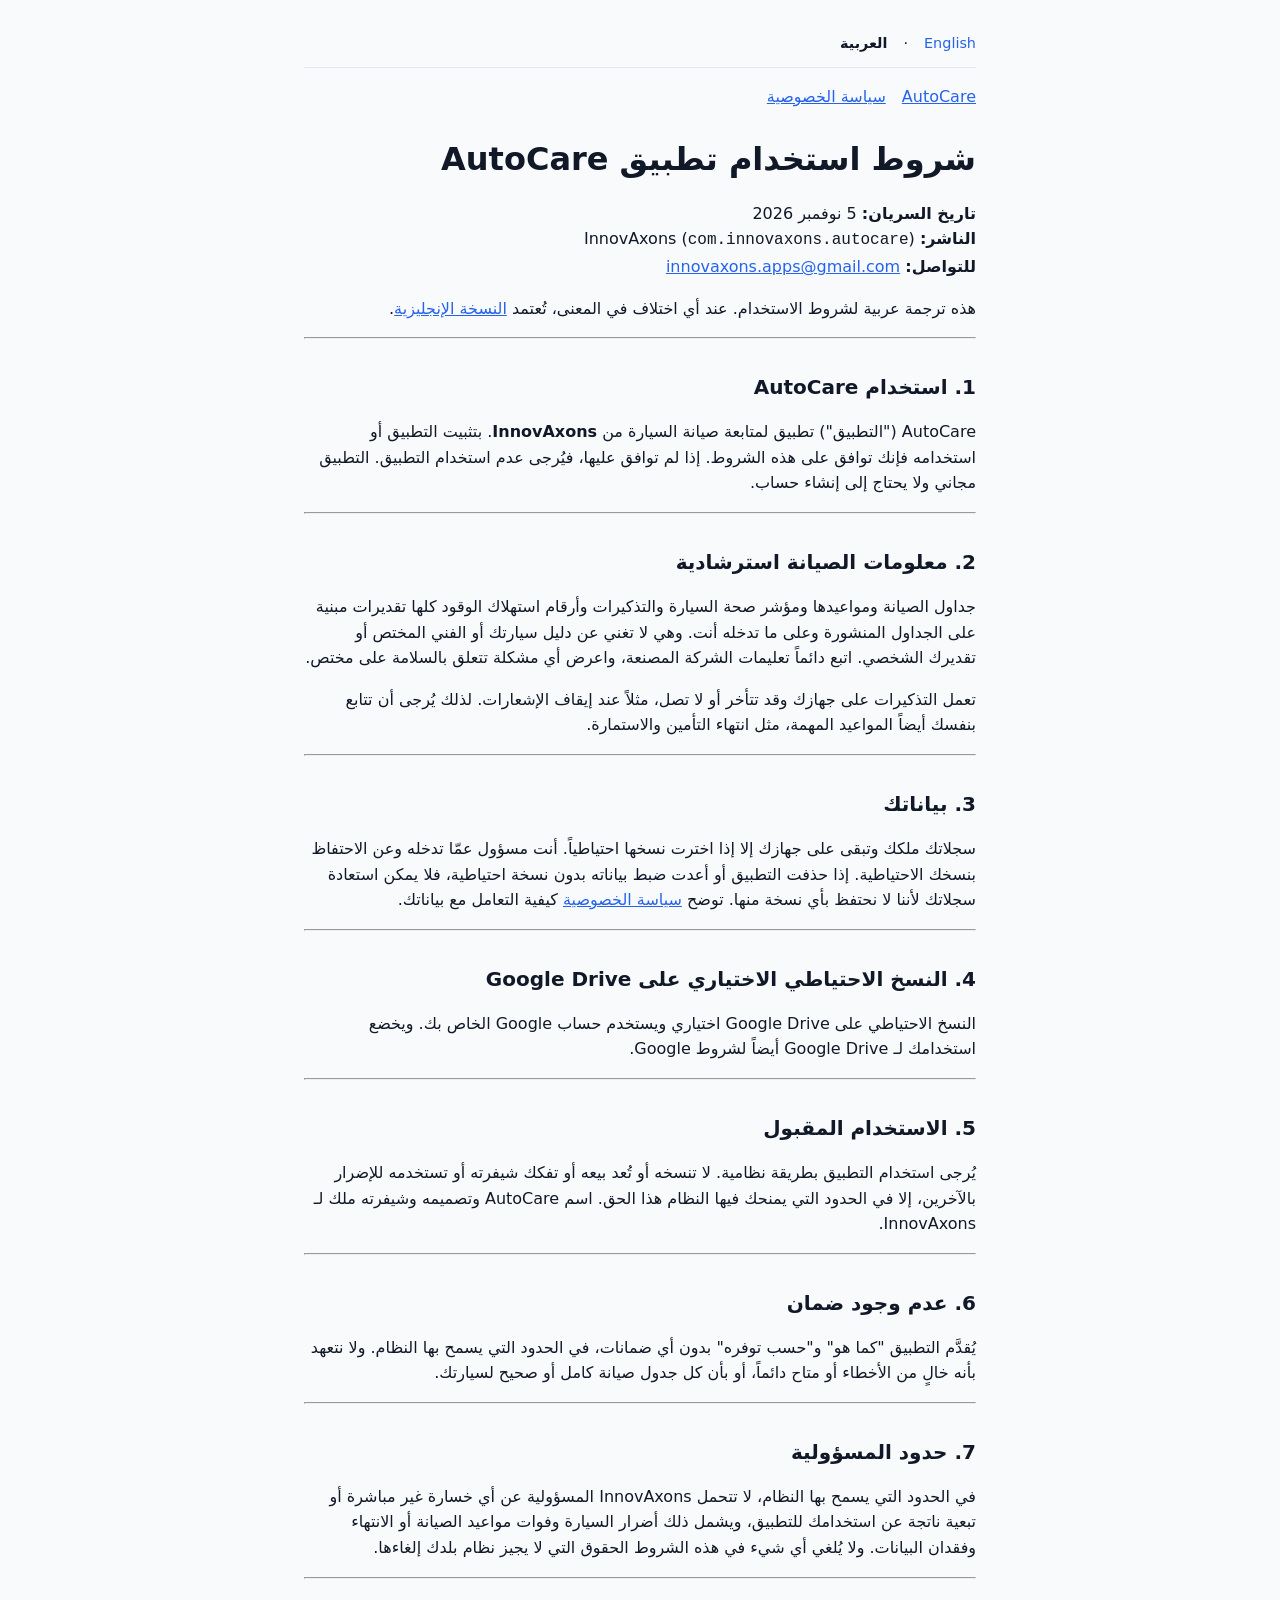
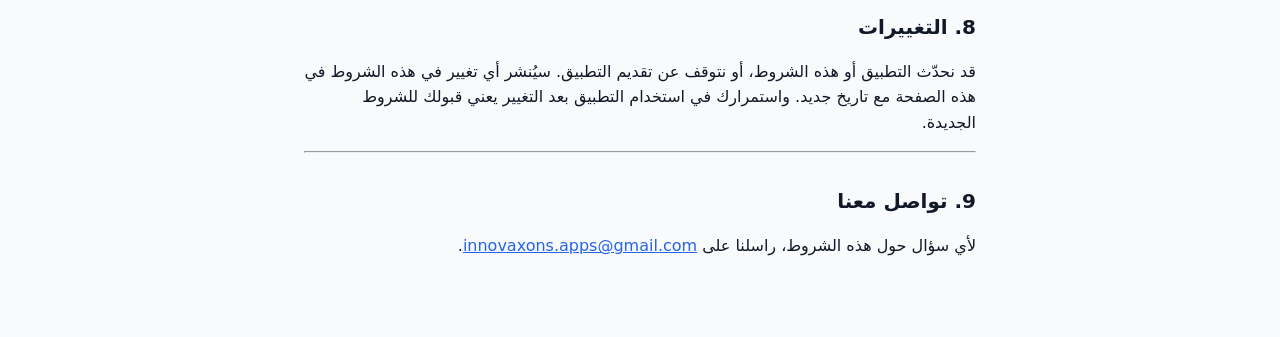
<file: ar/terms/index.html>
<!doctype html>
<html lang="ar" dir="rtl">
<head>
  <meta charset="utf-8">
  <meta name="viewport" content="width=device-width, initial-scale=1">
  <title>شروط استخدام تطبيق AutoCare</title>
  <meta name="description" content="شروط استخدام AutoCare، التطبيق المجاني لمتابعة صيانة السيارة. سجلاتك ملكك، ومواعيد الصيانة تقديرية.">
  <link rel="canonical" href="https://autocare.innovaxons.com/ar/terms/">
  <link rel="alternate" hreflang="x-default" href="https://autocare.innovaxons.com/terms/">
  <link rel="alternate" hreflang="en" href="https://autocare.innovaxons.com/terms/">
  <link rel="alternate" hreflang="ar" href="https://autocare.innovaxons.com/ar/terms/">
  <link rel="stylesheet" href="/style.css">
</head>
<body>
  <a href="#content" class="sr-only">تخطَّ إلى المحتوى</a>
  <main id="content">
    <nav class="lang-switcher" aria-label="اللغة"><a href="/terms/" lang="en" dir="ltr">English</a> · <strong>العربية</strong></nav>
    <nav class="page-nav"><a href="/ar/">AutoCare</a><a href="/ar/privacy/">سياسة الخصوصية</a></nav>
    <h1>شروط استخدام تطبيق AutoCare</h1>
<p><strong>تاريخ السريان:</strong> 5 نوفمبر 2026<br />
<strong>الناشر:</strong> InnovAxons (<code>com.innovaxons.autocare</code>)<br />
<strong>للتواصل:</strong> <a href="mailto:innovaxons.apps@gmail.com">innovaxons.apps@gmail.com</a></p>
<p>هذه ترجمة عربية لشروط الاستخدام. عند أي اختلاف في المعنى، تُعتمد <a href="/terms/">النسخة الإنجليزية</a>.</p>
<hr />
<h2 id="1-using-autocare">1. استخدام AutoCare</h2>
<p>AutoCare ("التطبيق") تطبيق لمتابعة صيانة السيارة من <strong>InnovAxons</strong>. بتثبيت التطبيق أو استخدامه فإنك توافق على هذه الشروط. إذا لم توافق عليها، فيُرجى عدم استخدام التطبيق. التطبيق مجاني ولا يحتاج إلى إنشاء حساب.</p>
<hr />
<h2 id="2-maintenance-information">2. معلومات الصيانة استرشادية</h2>
<p>جداول الصيانة ومواعيدها ومؤشر صحة السيارة والتذكيرات وأرقام استهلاك الوقود كلها تقديرات مبنية على الجداول المنشورة وعلى ما تدخله أنت. وهي لا تغني عن دليل سيارتك أو الفني المختص أو تقديرك الشخصي. اتبع دائماً تعليمات الشركة المصنعة، واعرض أي مشكلة تتعلق بالسلامة على مختص.</p>
<p>تعمل التذكيرات على جهازك وقد تتأخر أو لا تصل، مثلاً عند إيقاف الإشعارات. لذلك يُرجى أن تتابع بنفسك أيضاً المواعيد المهمة، مثل انتهاء التأمين والاستمارة.</p>
<hr />
<h2 id="3-your-data">3. بياناتك</h2>
<p>سجلاتك ملكك وتبقى على جهازك إلا إذا اخترت نسخها احتياطياً. أنت مسؤول عمّا تدخله وعن الاحتفاظ بنسخك الاحتياطية. إذا حذفت التطبيق أو أعدت ضبط بياناته بدون نسخة احتياطية، فلا يمكن استعادة سجلاتك لأننا لا نحتفظ بأي نسخة منها. توضح <a href="/ar/privacy/">سياسة الخصوصية</a> كيفية التعامل مع بياناتك.</p>
<hr />
<h2 id="4-google-drive">4. النسخ الاحتياطي الاختياري على Google Drive</h2>
<p>النسخ الاحتياطي على Google Drive اختياري ويستخدم حساب Google الخاص بك. ويخضع استخدامك لـ Google Drive أيضاً لشروط Google.</p>
<hr />
<h2 id="5-acceptable-use">5. الاستخدام المقبول</h2>
<p>يُرجى استخدام التطبيق بطريقة نظامية. لا تنسخه أو تُعد بيعه أو تفكك شيفرته أو تستخدمه للإضرار بالآخرين، إلا في الحدود التي يمنحك فيها النظام هذا الحق. اسم AutoCare وتصميمه وشيفرته ملك لـ InnovAxons.</p>
<hr />
<h2 id="6-no-warranty">6. عدم وجود ضمان</h2>
<p>يُقدَّم التطبيق "كما هو" و"حسب توفره" بدون أي ضمانات، في الحدود التي يسمح بها النظام. ولا نتعهد بأنه خالٍ من الأخطاء أو متاح دائماً، أو بأن كل جدول صيانة كامل أو صحيح لسيارتك.</p>
<hr />
<h2 id="7-liability">7. حدود المسؤولية</h2>
<p>في الحدود التي يسمح بها النظام، لا تتحمل InnovAxons المسؤولية عن أي خسارة غير مباشرة أو تبعية ناتجة عن استخدامك للتطبيق، ويشمل ذلك أضرار السيارة وفوات مواعيد الصيانة أو الانتهاء وفقدان البيانات. ولا يُلغي أي شيء في هذه الشروط الحقوق التي لا يجيز نظام بلدك إلغاءها.</p>
<hr />
<h2 id="8-changes">8. التغييرات</h2>
<p>قد نحدّث التطبيق أو هذه الشروط، أو نتوقف عن تقديم التطبيق. سيُنشر أي تغيير في هذه الشروط في هذه الصفحة مع تاريخ جديد. واستمرارك في استخدام التطبيق بعد التغيير يعني قبولك للشروط الجديدة.</p>
<hr />
<h2 id="9-contact">9. تواصل معنا</h2>
<p>لأي سؤال حول هذه الشروط، راسلنا على <a href="mailto:innovaxons.apps@gmail.com">innovaxons.apps@gmail.com</a>.</p>

  </main>
</body>
</html>
</file>
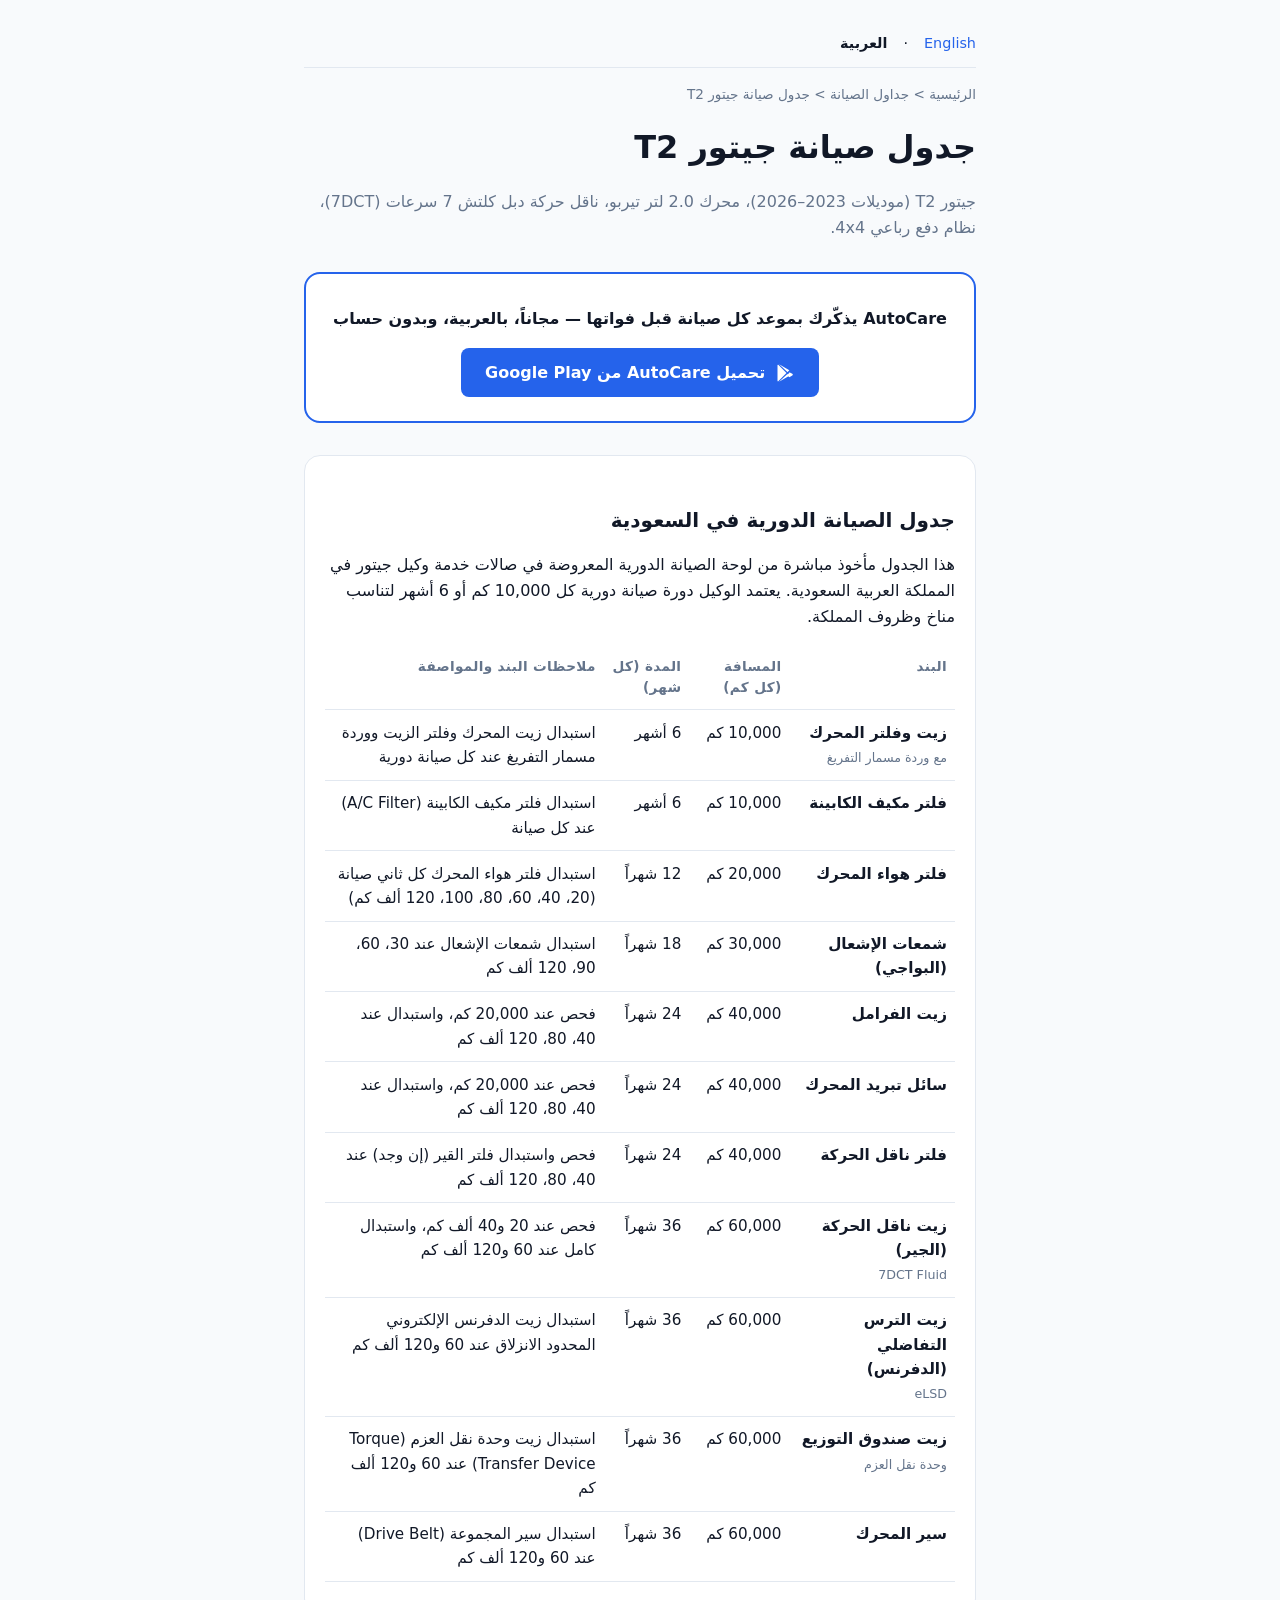
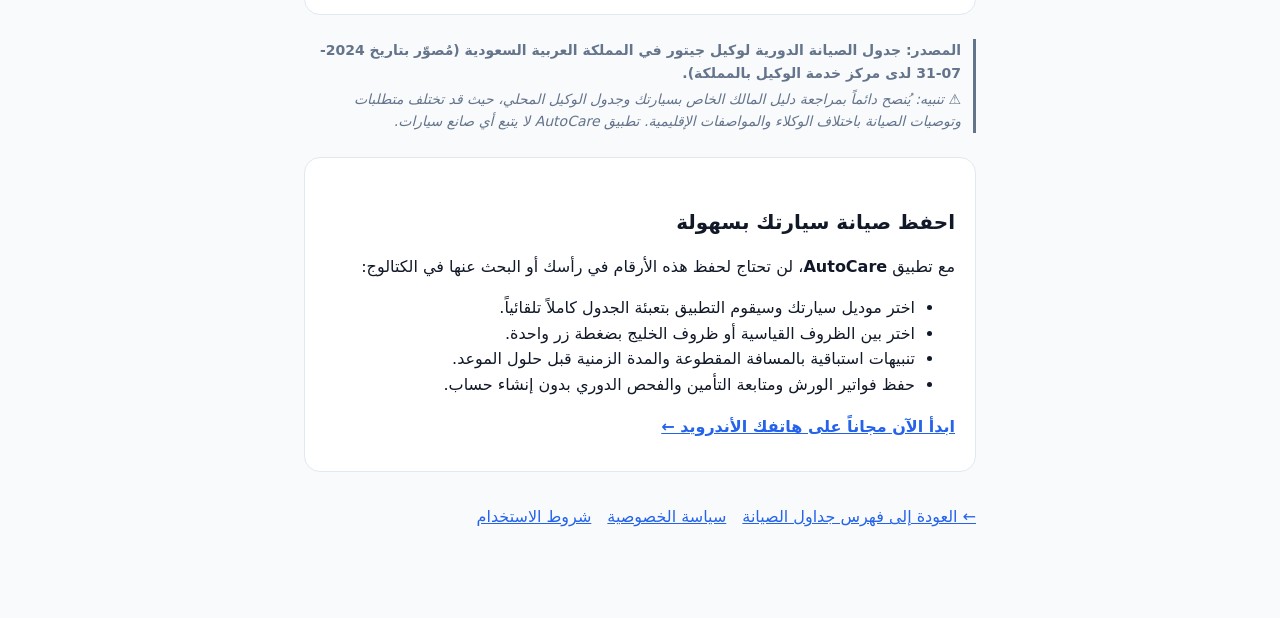
<file: ar/schedule/jetour-t2/index.html>
<!doctype html>
<html lang="ar" dir="rtl">
<head>
  <meta charset="utf-8">
  <meta name="viewport" content="width=device-width, initial-scale=1">
  <title>جدول صيانة جيتور T2 (2023–2026) | AutoCare</title>
  <meta name="description" content="جدول الصيانة الدورية لجيتور T2 في السعودية (2023-2026). مواعيد استبدال وفحص زيت المحرك، زيت القير 7DCT، زيت الدفرنس والدبل.">
  <link rel="canonical" href="https://autocare.innovaxons.com/ar/schedule/jetour-t2/">
  <link rel="stylesheet" href="/style.css">
</head>
<body>
  <a href="#content" class="sr-only">تخطَّ إلى المحتوى</a>
  <main id="content">
    <nav class="lang-switcher" aria-label="اللغة">
      <a href="/" lang="en" dir="ltr">English</a> · <strong>العربية</strong>
    </nav>
    <div class="breadcrumbs">
      <a href="/ar/">الرئيسية</a> &gt; <a href="/ar/schedule/">جداول الصيانة</a> &gt; <span>جدول صيانة جيتور T2</span>
    </div>
    
    <h1>جدول صيانة جيتور T2</h1>
    <p class="muted">جيتور T2 (موديلات 2023–2026)، محرك 2.0 لتر تيربو، ناقل حركة دبل كلتش 7 سرعات (7DCT)، نظام دفع رباعي 4x4.</p>

    <div class="cta-box">
      <p><strong>AutoCare يذكّرك بموعد كل صيانة قبل فواتها — مجاناً، بالعربية، وبدون حساب</strong></p>
      <a href="https://play.google.com/store/apps/details?id=com.innovaxons.autocare&referrer=utm_source%3Dwebsite-schedule-jetour-t2%26utm_medium%3Dweb%26utm_campaign%3Dschedule-pages" class="btn-play">
        <svg width="20" height="20" viewBox="0 0 24 24" fill="currentColor" aria-hidden="true"><path d="M3.609 1.814L13.793 12 3.61 22.186a2.41 2.41 0 0 1-.61-.956V2.77c0-.35.219-.68.61-.956zm11.242 11.242l2.368 2.369-12.35 7.13 9.982-9.5zm2.369-2.056l3.528 2.036c.92.53.92 1.405 0 1.936l-3.528 2.037-2.6-2.6 2.6-2.607.001.004l-.001-.006zm-2.369-.313L4.869 1.457l12.35 7.13-2.368 2.37z"/></svg>
        <span>تحميل AutoCare من Google Play</span>
      </a>
    </div>

    <section>
      <h2>جدول الصيانة الدورية في السعودية</h2>
      <p>هذا الجدول مأخوذ مباشرة من لوحة الصيانة الدورية المعروضة في صالات خدمة وكيل جيتور في المملكة العربية السعودية. يعتمد الوكيل دورة صيانة دورية كل 10,000 كم أو 6 أشهر لتناسب مناخ وظروف المملكة.</p>
      <div class="table-container"><table>
    <thead>
      <tr>
        <th scope="col">البند</th>
        <th scope="col">المسافة (كل كم)</th>
        <th scope="col">المدة (كل شهر)</th>
        <th scope="col">ملاحظات البند والمواصفة</th>
      </tr>
    </thead>
    <tbody>
      <tr>
        <td><strong>زيت وفلتر المحرك</strong><br><small class="muted">مع وردة مسمار التفريغ</small></td>
        <td>10,000 كم</td>
        <td>6 أشهر</td>
        <td>استبدال زيت المحرك وفلتر الزيت ووردة مسمار التفريغ عند كل صيانة دورية</td>
      </tr>
      <tr>
        <td><strong>فلتر مكيف الكابينة</strong></td>
        <td>10,000 كم</td>
        <td>6 أشهر</td>
        <td>استبدال فلتر مكيف الكابينة (A/C Filter) عند كل صيانة</td>
      </tr>
      <tr>
        <td><strong>فلتر هواء المحرك</strong></td>
        <td>20,000 كم</td>
        <td>12 شهراً</td>
        <td>استبدال فلتر هواء المحرك كل ثاني صيانة (20، 40، 60، 80، 100، 120 ألف كم)</td>
      </tr>
      <tr>
        <td><strong>شمعات الإشعال (البواجي)</strong></td>
        <td>30,000 كم</td>
        <td>18 شهراً</td>
        <td>استبدال شمعات الإشعال عند 30، 60، 90، 120 ألف كم</td>
      </tr>
      <tr>
        <td><strong>زيت الفرامل</strong></td>
        <td>40,000 كم</td>
        <td>24 شهراً</td>
        <td>فحص عند 20,000 كم، واستبدال عند 40، 80، 120 ألف كم</td>
      </tr>
      <tr>
        <td><strong>سائل تبريد المحرك</strong></td>
        <td>40,000 كم</td>
        <td>24 شهراً</td>
        <td>فحص عند 20,000 كم، واستبدال عند 40، 80، 120 ألف كم</td>
      </tr>
      <tr>
        <td><strong>فلتر ناقل الحركة</strong></td>
        <td>40,000 كم</td>
        <td>24 شهراً</td>
        <td>فحص واستبدال فلتر القير (إن وجد) عند 40، 80، 120 ألف كم</td>
      </tr>
      <tr>
        <td><strong>زيت ناقل الحركة (الجير)</strong><br><small class="muted">7DCT Fluid</small></td>
        <td>60,000 كم</td>
        <td>36 شهراً</td>
        <td>فحص عند 20 و40 ألف كم، واستبدال كامل عند 60 و120 ألف كم</td>
      </tr>
      <tr>
        <td><strong>زيت الترس التفاضلي (الدفرنس)</strong><br><small class="muted">eLSD</small></td>
        <td>60,000 كم</td>
        <td>36 شهراً</td>
        <td>استبدال زيت الدفرنس الإلكتروني المحدود الانزلاق عند 60 و120 ألف كم</td>
      </tr>
      <tr>
        <td><strong>زيت صندوق التوزيع</strong><br><small class="muted">وحدة نقل العزم</small></td>
        <td>60,000 كم</td>
        <td>36 شهراً</td>
        <td>استبدال زيت وحدة نقل العزم (Torque Transfer Device) عند 60 و120 ألف كم</td>
      </tr>
      <tr>
        <td><strong>سير المحرك</strong></td>
        <td>60,000 كم</td>
        <td>36 شهراً</td>
        <td>استبدال سير المجموعة (Drive Belt) عند 60 و120 ألف كم</td>
      </tr>
    </tbody>
  </table></div>
    </section>

    <div class="source-box">
      <p><strong>المصدر: جدول الصيانة الدورية لوكيل جيتور في المملكة العربية السعودية (مُصوّر بتاريخ 2024-07-31 لدى مركز خدمة الوكيل بالمملكة).</strong></p>
      <p>⚠️ <em>تنبيه: يُنصح دائماً بمراجعة دليل المالك الخاص بسيارتك وجدول الوكيل المحلي، حيث قد تختلف متطلبات وتوصيات الصيانة باختلاف الوكلاء والمواصفات الإقليمية. تطبيق AutoCare لا يتبع أي صانع سيارات.</em></p>
    </div>

    <section>
      <h2>احفظ صيانة سيارتك بسهولة</h2>
      <p>مع تطبيق <strong>AutoCare</strong>، لن تحتاج لحفظ هذه الأرقام في رأسك أو البحث عنها في الكتالوج:</p>
      <ul>
        <li>اختر موديل سيارتك وسيقوم التطبيق بتعبئة الجدول كاملاً تلقائياً.</li>
        <li>اختر بين الظروف القياسية أو ظروف الخليج بضغطة زر واحدة.</li>
        <li>تنبيهات استباقية بالمسافة المقطوعة والمدة الزمنية قبل حلول الموعد.</li>
        <li>حفظ فواتير الورش ومتابعة التأمين والفحص الدوري بدون إنشاء حساب.</li>
      </ul>
      <p><a href="https://play.google.com/store/apps/details?id=com.innovaxons.autocare&referrer=utm_source%3Dwebsite-schedule-jetour-t2%26utm_medium%3Dweb%26utm_campaign%3Dschedule-pages"><strong>ابدأ الآن مجاناً على هاتفك الأندرويد &larr;</strong></a></p>
    </section>

    <nav class="page-nav" style="margin-top: 2rem;">
      <a href="/ar/schedule/">&larr; العودة إلى فهرس جداول الصيانة</a>
      <a href="/ar/privacy/">سياسة الخصوصية</a>
      <a href="/ar/terms/">شروط الاستخدام</a>
    </nav>
  </main>
</body>
</html>
</file>
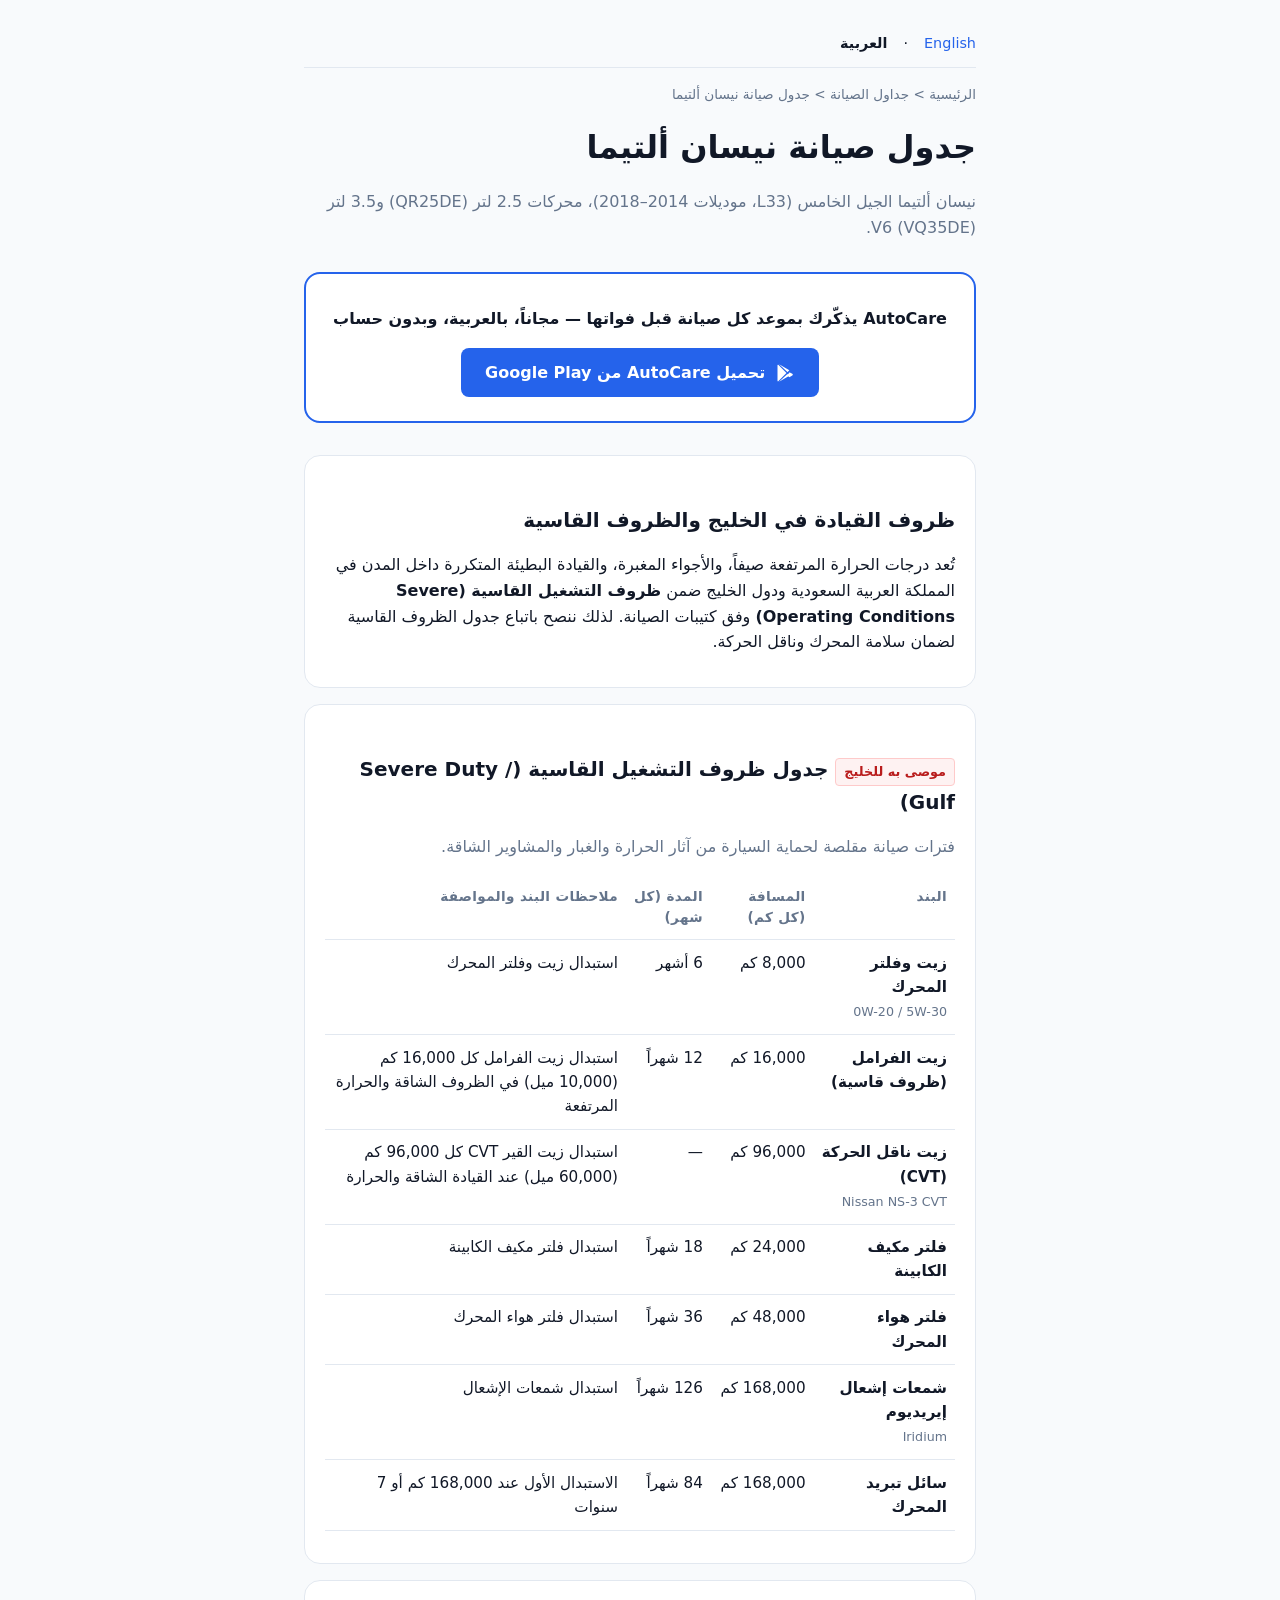
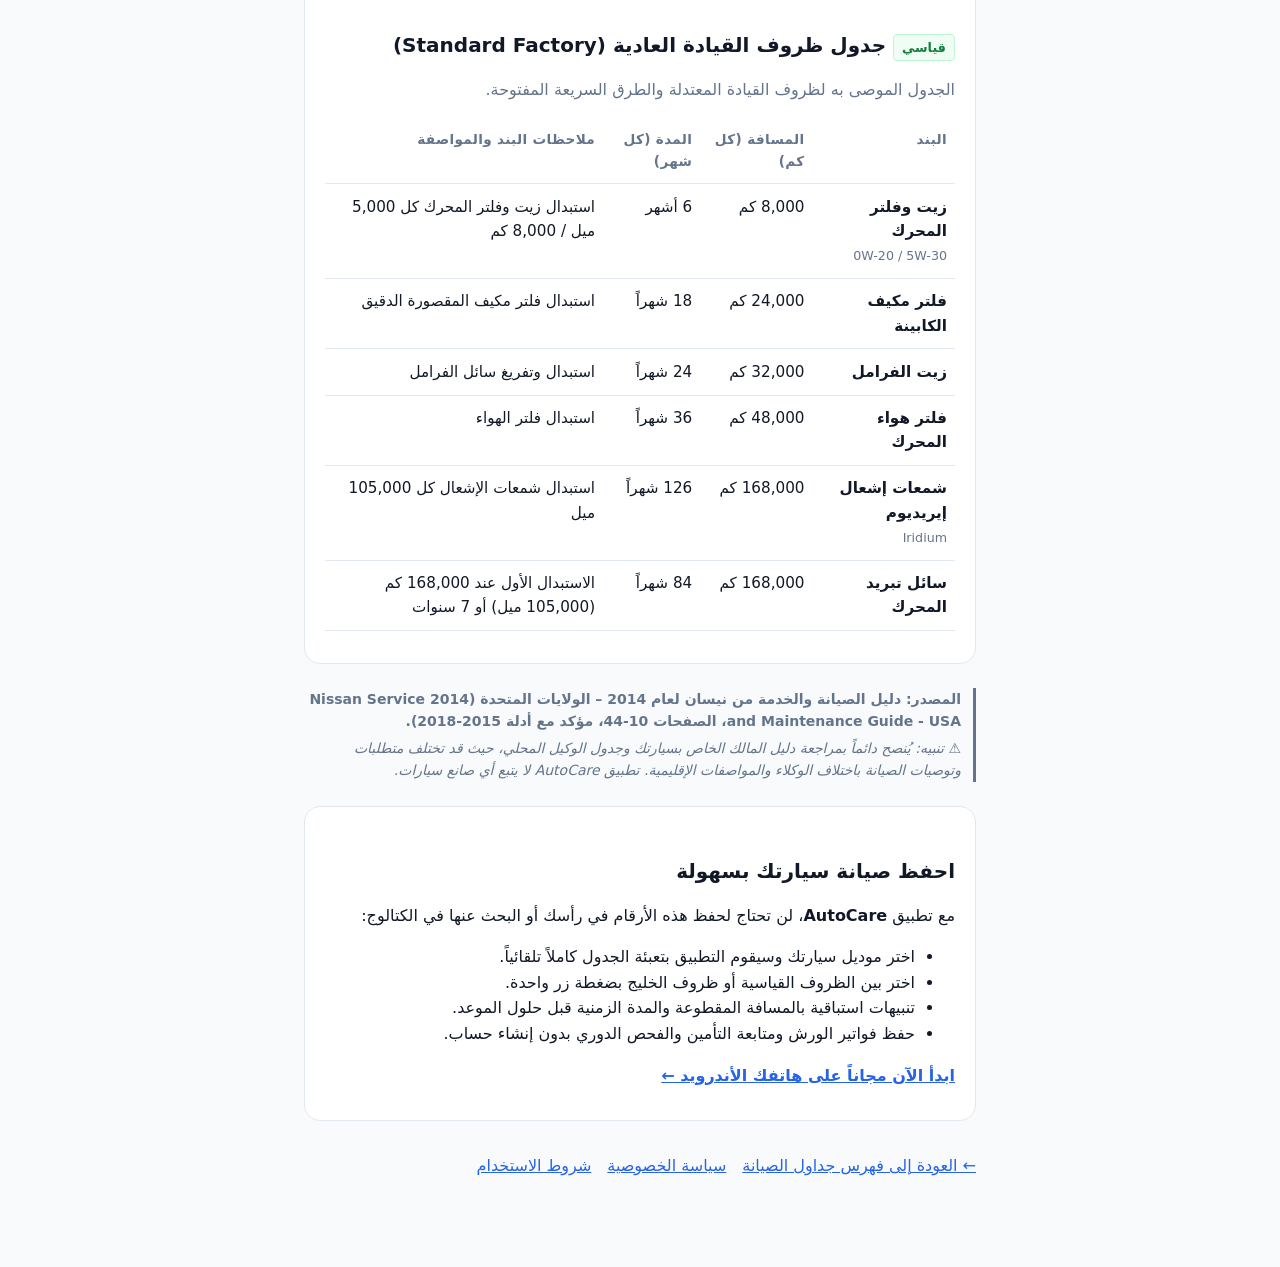
<file: ar/schedule/nissan-altima/index.html>
<!doctype html>
<html lang="ar" dir="rtl">
<head>
  <meta charset="utf-8">
  <meta name="viewport" content="width=device-width, initial-scale=1">
  <title>جدول صيانة نيسان ألتيما (2014–2018) | AutoCare</title>
  <meta name="description" content="جدول الصيانة الدورية لنيسان ألتيما 2014-2018. الجدول القياسي وجدول الظروف القاسية في الخليج لمواعيد تغيير الزيت، زيت القير CVT، وزيت الفرامل.">
  <link rel="canonical" href="https://autocare.innovaxons.com/ar/schedule/nissan-altima/">
  <link rel="stylesheet" href="/style.css">
</head>
<body>
  <a href="#content" class="sr-only">تخطَّ إلى المحتوى</a>
  <main id="content">
    <nav class="lang-switcher" aria-label="اللغة">
      <a href="/" lang="en" dir="ltr">English</a> · <strong>العربية</strong>
    </nav>
    <div class="breadcrumbs">
      <a href="/ar/">الرئيسية</a> &gt; <a href="/ar/schedule/">جداول الصيانة</a> &gt; <span>جدول صيانة نيسان ألتيما</span>
    </div>
    
    <h1>جدول صيانة نيسان ألتيما</h1>
    <p class="muted">نيسان ألتيما الجيل الخامس (L33، موديلات 2014–2018)، محركات 2.5 لتر (QR25DE) و3.5 لتر V6 (VQ35DE).</p>

    <div class="cta-box">
      <p><strong>AutoCare يذكّرك بموعد كل صيانة قبل فواتها — مجاناً، بالعربية، وبدون حساب</strong></p>
      <a href="https://play.google.com/store/apps/details?id=com.innovaxons.autocare&referrer=utm_source%3Dwebsite-schedule-nissan-altima%26utm_medium%3Dweb%26utm_campaign%3Dschedule-pages" class="btn-play">
        <svg width="20" height="20" viewBox="0 0 24 24" fill="currentColor" aria-hidden="true"><path d="M3.609 1.814L13.793 12 3.61 22.186a2.41 2.41 0 0 1-.61-.956V2.77c0-.35.219-.68.61-.956zm11.242 11.242l2.368 2.369-12.35 7.13 9.982-9.5zm2.369-2.056l3.528 2.036c.92.53.92 1.405 0 1.936l-3.528 2.037-2.6-2.6 2.6-2.607.001.004l-.001-.006zm-2.369-.313L4.869 1.457l12.35 7.13-2.368 2.37z"/></svg>
        <span>تحميل AutoCare من Google Play</span>
      </a>
    </div>

    <section>
      <h2>ظروف القيادة في الخليج والظروف القاسية</h2>
      <p>تُعد درجات الحرارة المرتفعة صيفاً، والأجواء المغبرة، والقيادة البطيئة المتكررة داخل المدن في المملكة العربية السعودية ودول الخليج ضمن <strong>ظروف التشغيل القاسية (Severe Operating Conditions)</strong> وفق كتيبات الصيانة. لذلك ننصح باتباع جدول الظروف القاسية لضمان سلامة المحرك وناقل الحركة.</p>
    </section>

    <section>
      <h2><span class="badge-severe">موصى به للخليج</span> جدول ظروف التشغيل القاسية (Severe Duty / Gulf)</h2>
      <p class="muted">فترات صيانة مقلصة لحماية السيارة من آثار الحرارة والغبار والمشاوير الشاقة.</p>
      <div class="table-container"><table>
    <thead>
      <tr>
        <th scope="col">البند</th>
        <th scope="col">المسافة (كل كم)</th>
        <th scope="col">المدة (كل شهر)</th>
        <th scope="col">ملاحظات البند والمواصفة</th>
      </tr>
    </thead>
    <tbody>
      <tr>
        <td><strong>زيت وفلتر المحرك</strong><br><small class="muted">0W-20 / 5W-30</small></td>
        <td>8,000 كم</td>
        <td>6 أشهر</td>
        <td>استبدال زيت وفلتر المحرك</td>
      </tr>
      <tr>
        <td><strong>زيت الفرامل (ظروف قاسية)</strong></td>
        <td>16,000 كم</td>
        <td>12 شهراً</td>
        <td>استبدال زيت الفرامل كل 16,000 كم (10,000 ميل) في الظروف الشاقة والحرارة المرتفعة</td>
      </tr>
      <tr>
        <td><strong>زيت ناقل الحركة (CVT)</strong><br><small class="muted">Nissan NS-3 CVT</small></td>
        <td>96,000 كم</td>
        <td>—</td>
        <td>استبدال زيت القير CVT كل 96,000 كم (60,000 ميل) عند القيادة الشاقة والحرارة</td>
      </tr>
      <tr>
        <td><strong>فلتر مكيف الكابينة</strong></td>
        <td>24,000 كم</td>
        <td>18 شهراً</td>
        <td>استبدال فلتر مكيف الكابينة</td>
      </tr>
      <tr>
        <td><strong>فلتر هواء المحرك</strong></td>
        <td>48,000 كم</td>
        <td>36 شهراً</td>
        <td>استبدال فلتر هواء المحرك</td>
      </tr>
      <tr>
        <td><strong>شمعات إشعال إيريديوم</strong><br><small class="muted">Iridium</small></td>
        <td>168,000 كم</td>
        <td>126 شهراً</td>
        <td>استبدال شمعات الإشعال</td>
      </tr>
      <tr>
        <td><strong>سائل تبريد المحرك</strong></td>
        <td>168,000 كم</td>
        <td>84 شهراً</td>
        <td>الاستبدال الأول عند 168,000 كم أو 7 سنوات</td>
      </tr>
    </tbody>
  </table></div>
    </section>

    <section>
      <h2><span class="badge-std">قياسي</span> جدول ظروف القيادة العادية (Standard Factory)</h2>
      <p class="muted">الجدول الموصى به لظروف القيادة المعتدلة والطرق السريعة المفتوحة.</p>
      <div class="table-container"><table>
    <thead>
      <tr>
        <th scope="col">البند</th>
        <th scope="col">المسافة (كل كم)</th>
        <th scope="col">المدة (كل شهر)</th>
        <th scope="col">ملاحظات البند والمواصفة</th>
      </tr>
    </thead>
    <tbody>
      <tr>
        <td><strong>زيت وفلتر المحرك</strong><br><small class="muted">0W-20 / 5W-30</small></td>
        <td>8,000 كم</td>
        <td>6 أشهر</td>
        <td>استبدال زيت وفلتر المحرك كل 5,000 ميل / 8,000 كم</td>
      </tr>
      <tr>
        <td><strong>فلتر مكيف الكابينة</strong></td>
        <td>24,000 كم</td>
        <td>18 شهراً</td>
        <td>استبدال فلتر مكيف المقصورة الدقيق</td>
      </tr>
      <tr>
        <td><strong>زيت الفرامل</strong></td>
        <td>32,000 كم</td>
        <td>24 شهراً</td>
        <td>استبدال وتفريغ سائل الفرامل</td>
      </tr>
      <tr>
        <td><strong>فلتر هواء المحرك</strong></td>
        <td>48,000 كم</td>
        <td>36 شهراً</td>
        <td>استبدال فلتر الهواء</td>
      </tr>
      <tr>
        <td><strong>شمعات إشعال إيريديوم</strong><br><small class="muted">Iridium</small></td>
        <td>168,000 كم</td>
        <td>126 شهراً</td>
        <td>استبدال شمعات الإشعال كل 105,000 ميل</td>
      </tr>
      <tr>
        <td><strong>سائل تبريد المحرك</strong></td>
        <td>168,000 كم</td>
        <td>84 شهراً</td>
        <td>الاستبدال الأول عند 168,000 كم (105,000 ميل) أو 7 سنوات</td>
      </tr>
    </tbody>
  </table></div>
    </section>

    <div class="source-box">
      <p><strong>المصدر: دليل الصيانة والخدمة من نيسان لعام 2014 – الولايات المتحدة (2014 Nissan Service and Maintenance Guide - USA، الصفحات 10-44، مؤكد مع أدلة 2015-2018).</strong></p>
      <p>⚠️ <em>تنبيه: يُنصح دائماً بمراجعة دليل المالك الخاص بسيارتك وجدول الوكيل المحلي، حيث قد تختلف متطلبات وتوصيات الصيانة باختلاف الوكلاء والمواصفات الإقليمية. تطبيق AutoCare لا يتبع أي صانع سيارات.</em></p>
    </div>

    <section>
      <h2>احفظ صيانة سيارتك بسهولة</h2>
      <p>مع تطبيق <strong>AutoCare</strong>، لن تحتاج لحفظ هذه الأرقام في رأسك أو البحث عنها في الكتالوج:</p>
      <ul>
        <li>اختر موديل سيارتك وسيقوم التطبيق بتعبئة الجدول كاملاً تلقائياً.</li>
        <li>اختر بين الظروف القياسية أو ظروف الخليج بضغطة زر واحدة.</li>
        <li>تنبيهات استباقية بالمسافة المقطوعة والمدة الزمنية قبل حلول الموعد.</li>
        <li>حفظ فواتير الورش ومتابعة التأمين والفحص الدوري بدون إنشاء حساب.</li>
      </ul>
      <p><a href="https://play.google.com/store/apps/details?id=com.innovaxons.autocare&referrer=utm_source%3Dwebsite-schedule-nissan-altima%26utm_medium%3Dweb%26utm_campaign%3Dschedule-pages"><strong>ابدأ الآن مجاناً على هاتفك الأندرويد &larr;</strong></a></p>
    </section>

    <nav class="page-nav" style="margin-top: 2rem;">
      <a href="/ar/schedule/">&larr; العودة إلى فهرس جداول الصيانة</a>
      <a href="/ar/privacy/">سياسة الخصوصية</a>
      <a href="/ar/terms/">شروط الاستخدام</a>
    </nav>
  </main>
</body>
</html>
</file>
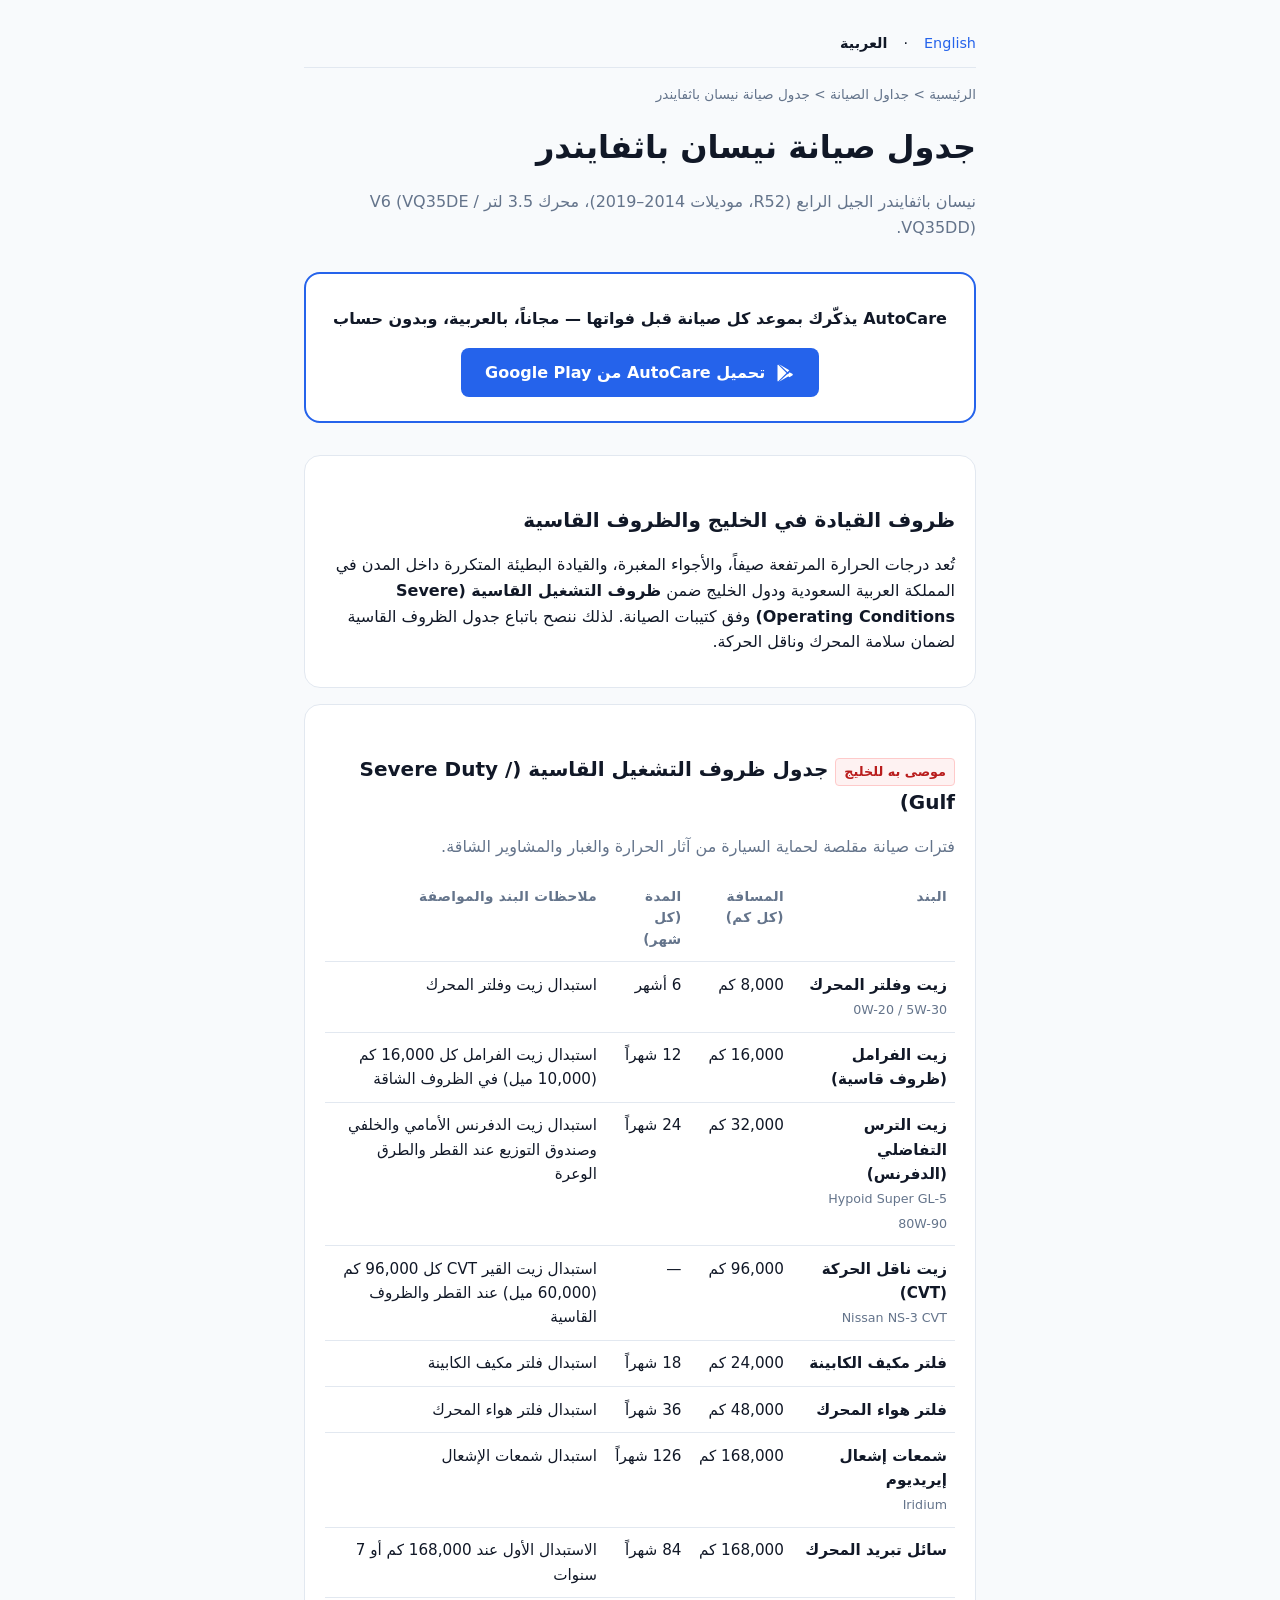
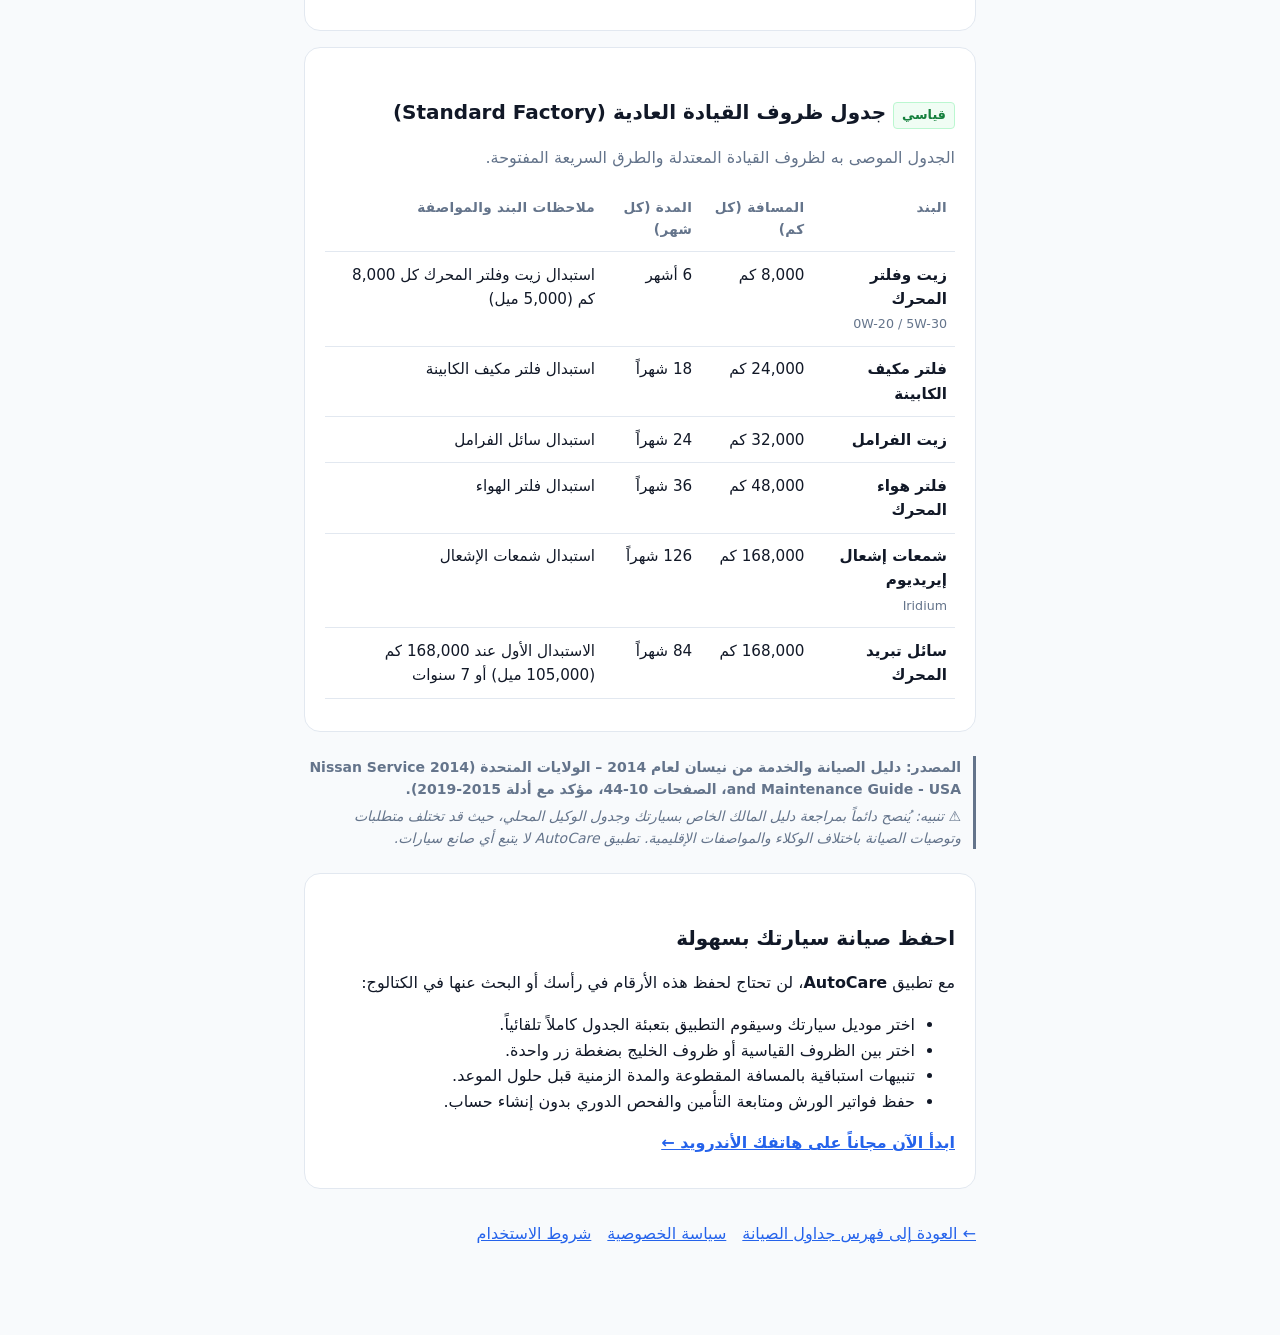
<file: ar/schedule/nissan-pathfinder/index.html>
<!doctype html>
<html lang="ar" dir="rtl">
<head>
  <meta charset="utf-8">
  <meta name="viewport" content="width=device-width, initial-scale=1">
  <title>جدول صيانة نيسان باثفايندر (2014–2019) | AutoCare</title>
  <meta name="description" content="جدول الصيانة الدورية لنيسان باثفايندر 2014-2019 بالظروف العادية والقاسية. مواعيد زيوت المحرك، القير CVT، الدفرنس، والفرامل.">
  <link rel="canonical" href="https://autocare.innovaxons.com/ar/schedule/nissan-pathfinder/">
  <link rel="stylesheet" href="/style.css">
</head>
<body>
  <a href="#content" class="sr-only">تخطَّ إلى المحتوى</a>
  <main id="content">
    <nav class="lang-switcher" aria-label="اللغة">
      <a href="/" lang="en" dir="ltr">English</a> · <strong>العربية</strong>
    </nav>
    <div class="breadcrumbs">
      <a href="/ar/">الرئيسية</a> &gt; <a href="/ar/schedule/">جداول الصيانة</a> &gt; <span>جدول صيانة نيسان باثفايندر</span>
    </div>
    
    <h1>جدول صيانة نيسان باثفايندر</h1>
    <p class="muted">نيسان باثفايندر الجيل الرابع (R52، موديلات 2014–2019)، محرك 3.5 لتر V6 (VQ35DE / VQ35DD).</p>

    <div class="cta-box">
      <p><strong>AutoCare يذكّرك بموعد كل صيانة قبل فواتها — مجاناً، بالعربية، وبدون حساب</strong></p>
      <a href="https://play.google.com/store/apps/details?id=com.innovaxons.autocare&referrer=utm_source%3Dwebsite-schedule-nissan-pathfinder%26utm_medium%3Dweb%26utm_campaign%3Dschedule-pages" class="btn-play">
        <svg width="20" height="20" viewBox="0 0 24 24" fill="currentColor" aria-hidden="true"><path d="M3.609 1.814L13.793 12 3.61 22.186a2.41 2.41 0 0 1-.61-.956V2.77c0-.35.219-.68.61-.956zm11.242 11.242l2.368 2.369-12.35 7.13 9.982-9.5zm2.369-2.056l3.528 2.036c.92.53.92 1.405 0 1.936l-3.528 2.037-2.6-2.6 2.6-2.607.001.004l-.001-.006zm-2.369-.313L4.869 1.457l12.35 7.13-2.368 2.37z"/></svg>
        <span>تحميل AutoCare من Google Play</span>
      </a>
    </div>

    <section>
      <h2>ظروف القيادة في الخليج والظروف القاسية</h2>
      <p>تُعد درجات الحرارة المرتفعة صيفاً، والأجواء المغبرة، والقيادة البطيئة المتكررة داخل المدن في المملكة العربية السعودية ودول الخليج ضمن <strong>ظروف التشغيل القاسية (Severe Operating Conditions)</strong> وفق كتيبات الصيانة. لذلك ننصح باتباع جدول الظروف القاسية لضمان سلامة المحرك وناقل الحركة.</p>
    </section>

    <section>
      <h2><span class="badge-severe">موصى به للخليج</span> جدول ظروف التشغيل القاسية (Severe Duty / Gulf)</h2>
      <p class="muted">فترات صيانة مقلصة لحماية السيارة من آثار الحرارة والغبار والمشاوير الشاقة.</p>
      <div class="table-container"><table>
    <thead>
      <tr>
        <th scope="col">البند</th>
        <th scope="col">المسافة (كل كم)</th>
        <th scope="col">المدة (كل شهر)</th>
        <th scope="col">ملاحظات البند والمواصفة</th>
      </tr>
    </thead>
    <tbody>
      <tr>
        <td><strong>زيت وفلتر المحرك</strong><br><small class="muted">0W-20 / 5W-30</small></td>
        <td>8,000 كم</td>
        <td>6 أشهر</td>
        <td>استبدال زيت وفلتر المحرك</td>
      </tr>
      <tr>
        <td><strong>زيت الفرامل (ظروف قاسية)</strong></td>
        <td>16,000 كم</td>
        <td>12 شهراً</td>
        <td>استبدال زيت الفرامل كل 16,000 كم (10,000 ميل) في الظروف الشاقة</td>
      </tr>
      <tr>
        <td><strong>زيت الترس التفاضلي (الدفرنس)</strong><br><small class="muted">Hypoid Super GL-5 80W-90</small></td>
        <td>32,000 كم</td>
        <td>24 شهراً</td>
        <td>استبدال زيت الدفرنس الأمامي والخلفي وصندوق التوزيع عند القطر والطرق الوعرة</td>
      </tr>
      <tr>
        <td><strong>زيت ناقل الحركة (CVT)</strong><br><small class="muted">Nissan NS-3 CVT</small></td>
        <td>96,000 كم</td>
        <td>—</td>
        <td>استبدال زيت القير CVT كل 96,000 كم (60,000 ميل) عند القطر والظروف القاسية</td>
      </tr>
      <tr>
        <td><strong>فلتر مكيف الكابينة</strong></td>
        <td>24,000 كم</td>
        <td>18 شهراً</td>
        <td>استبدال فلتر مكيف الكابينة</td>
      </tr>
      <tr>
        <td><strong>فلتر هواء المحرك</strong></td>
        <td>48,000 كم</td>
        <td>36 شهراً</td>
        <td>استبدال فلتر هواء المحرك</td>
      </tr>
      <tr>
        <td><strong>شمعات إشعال إيريديوم</strong><br><small class="muted">Iridium</small></td>
        <td>168,000 كم</td>
        <td>126 شهراً</td>
        <td>استبدال شمعات الإشعال</td>
      </tr>
      <tr>
        <td><strong>سائل تبريد المحرك</strong></td>
        <td>168,000 كم</td>
        <td>84 شهراً</td>
        <td>الاستبدال الأول عند 168,000 كم أو 7 سنوات</td>
      </tr>
    </tbody>
  </table></div>
    </section>

    <section>
      <h2><span class="badge-std">قياسي</span> جدول ظروف القيادة العادية (Standard Factory)</h2>
      <p class="muted">الجدول الموصى به لظروف القيادة المعتدلة والطرق السريعة المفتوحة.</p>
      <div class="table-container"><table>
    <thead>
      <tr>
        <th scope="col">البند</th>
        <th scope="col">المسافة (كل كم)</th>
        <th scope="col">المدة (كل شهر)</th>
        <th scope="col">ملاحظات البند والمواصفة</th>
      </tr>
    </thead>
    <tbody>
      <tr>
        <td><strong>زيت وفلتر المحرك</strong><br><small class="muted">0W-20 / 5W-30</small></td>
        <td>8,000 كم</td>
        <td>6 أشهر</td>
        <td>استبدال زيت وفلتر المحرك كل 8,000 كم (5,000 ميل)</td>
      </tr>
      <tr>
        <td><strong>فلتر مكيف الكابينة</strong></td>
        <td>24,000 كم</td>
        <td>18 شهراً</td>
        <td>استبدال فلتر مكيف الكابينة</td>
      </tr>
      <tr>
        <td><strong>زيت الفرامل</strong></td>
        <td>32,000 كم</td>
        <td>24 شهراً</td>
        <td>استبدال سائل الفرامل</td>
      </tr>
      <tr>
        <td><strong>فلتر هواء المحرك</strong></td>
        <td>48,000 كم</td>
        <td>36 شهراً</td>
        <td>استبدال فلتر الهواء</td>
      </tr>
      <tr>
        <td><strong>شمعات إشعال إيريديوم</strong><br><small class="muted">Iridium</small></td>
        <td>168,000 كم</td>
        <td>126 شهراً</td>
        <td>استبدال شمعات الإشعال</td>
      </tr>
      <tr>
        <td><strong>سائل تبريد المحرك</strong></td>
        <td>168,000 كم</td>
        <td>84 شهراً</td>
        <td>الاستبدال الأول عند 168,000 كم (105,000 ميل) أو 7 سنوات</td>
      </tr>
    </tbody>
  </table></div>
    </section>

    <div class="source-box">
      <p><strong>المصدر: دليل الصيانة والخدمة من نيسان لعام 2014 – الولايات المتحدة (2014 Nissan Service and Maintenance Guide - USA، الصفحات 10-44، مؤكد مع أدلة 2015-2019).</strong></p>
      <p>⚠️ <em>تنبيه: يُنصح دائماً بمراجعة دليل المالك الخاص بسيارتك وجدول الوكيل المحلي، حيث قد تختلف متطلبات وتوصيات الصيانة باختلاف الوكلاء والمواصفات الإقليمية. تطبيق AutoCare لا يتبع أي صانع سيارات.</em></p>
    </div>

    <section>
      <h2>احفظ صيانة سيارتك بسهولة</h2>
      <p>مع تطبيق <strong>AutoCare</strong>، لن تحتاج لحفظ هذه الأرقام في رأسك أو البحث عنها في الكتالوج:</p>
      <ul>
        <li>اختر موديل سيارتك وسيقوم التطبيق بتعبئة الجدول كاملاً تلقائياً.</li>
        <li>اختر بين الظروف القياسية أو ظروف الخليج بضغطة زر واحدة.</li>
        <li>تنبيهات استباقية بالمسافة المقطوعة والمدة الزمنية قبل حلول الموعد.</li>
        <li>حفظ فواتير الورش ومتابعة التأمين والفحص الدوري بدون إنشاء حساب.</li>
      </ul>
      <p><a href="https://play.google.com/store/apps/details?id=com.innovaxons.autocare&referrer=utm_source%3Dwebsite-schedule-nissan-pathfinder%26utm_medium%3Dweb%26utm_campaign%3Dschedule-pages"><strong>ابدأ الآن مجاناً على هاتفك الأندرويد &larr;</strong></a></p>
    </section>

    <nav class="page-nav" style="margin-top: 2rem;">
      <a href="/ar/schedule/">&larr; العودة إلى فهرس جداول الصيانة</a>
      <a href="/ar/privacy/">سياسة الخصوصية</a>
      <a href="/ar/terms/">شروط الاستخدام</a>
    </nav>
  </main>
</body>
</html>
</file>
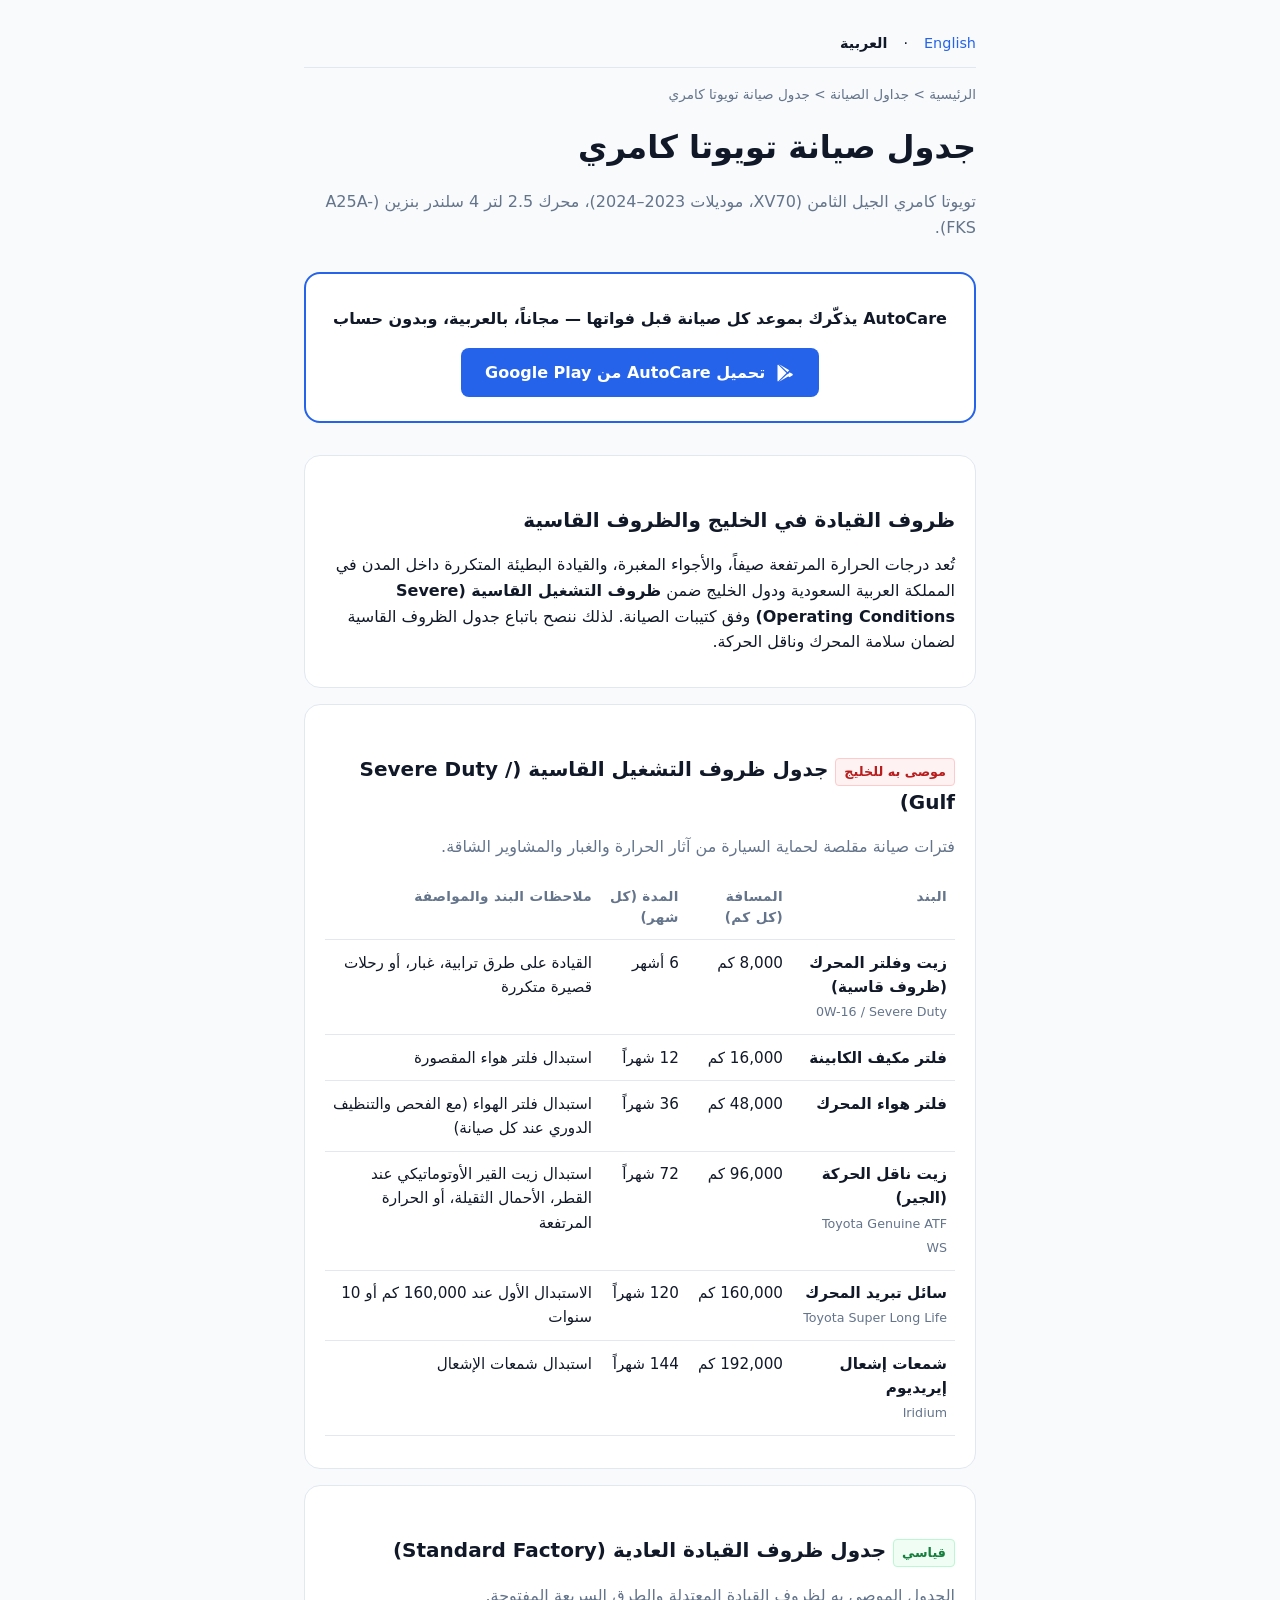
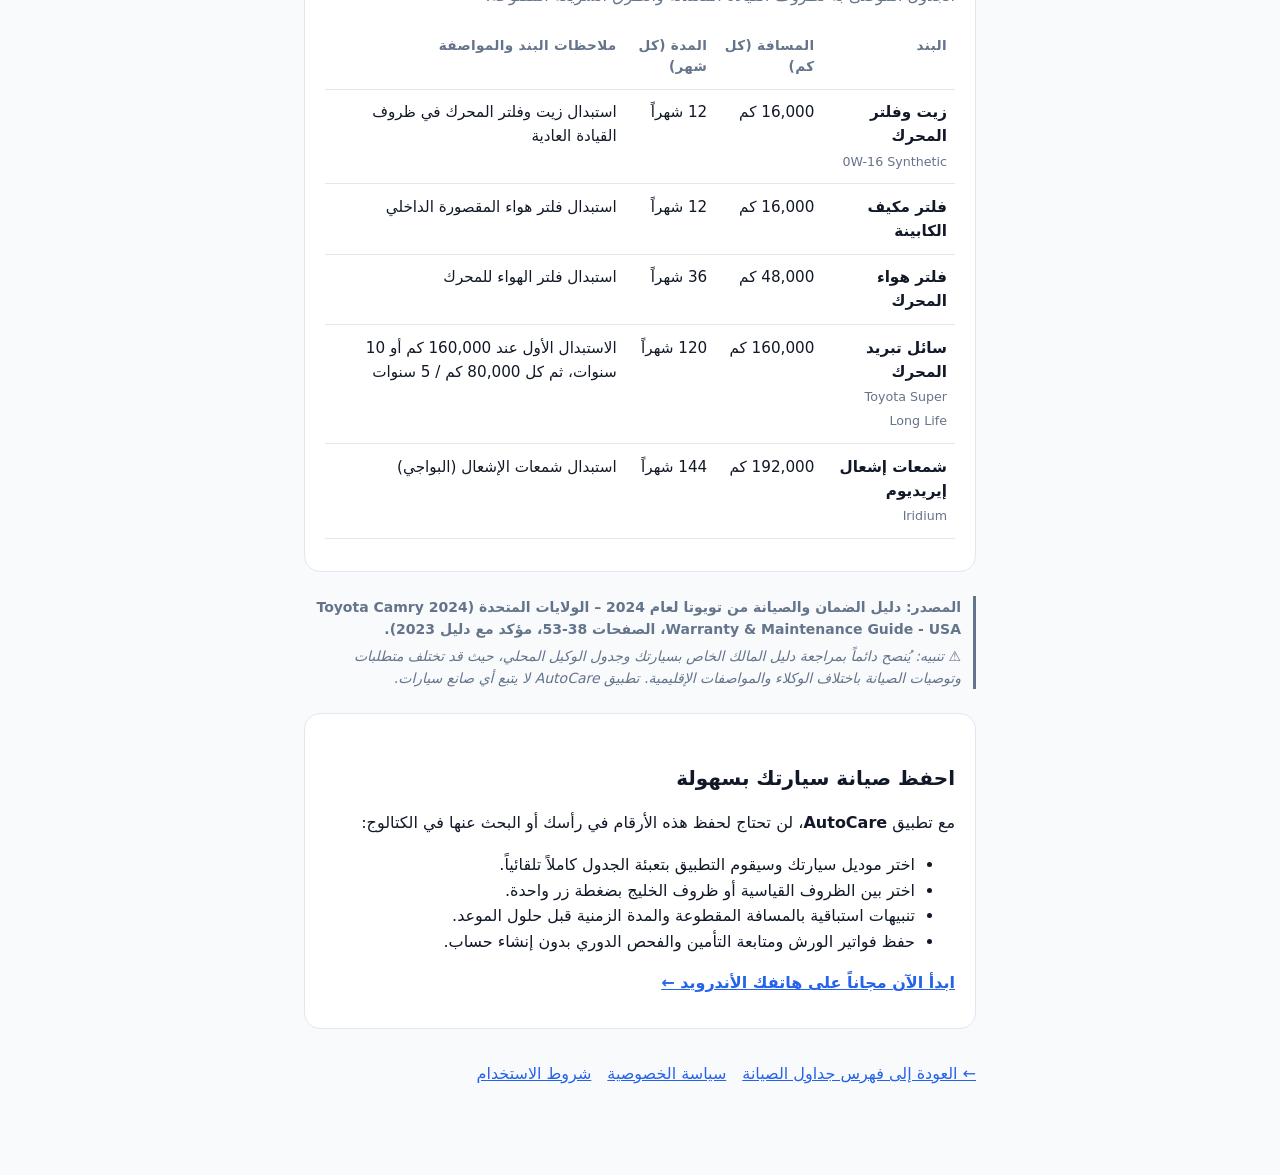
<file: ar/schedule/toyota-camry/index.html>
<!doctype html>
<html lang="ar" dir="rtl">
<head>
  <meta charset="utf-8">
  <meta name="viewport" content="width=device-width, initial-scale=1">
  <title>جدول صيانة تويوتا كامري (2023–2024) | AutoCare</title>
  <meta name="description" content="جدول الصيانة الدورية لتويوتا كامري 2023-2024 بالمواصفات القياسية ومواصفات الخليج القاسية. مواعيد تغيير الزيت، الفلاتر، شمعات الإشعال وزيت القير.">
  <link rel="canonical" href="https://autocare.innovaxons.com/ar/schedule/toyota-camry/">
  <link rel="stylesheet" href="/style.css">
</head>
<body>
  <a href="#content" class="sr-only">تخطَّ إلى المحتوى</a>
  <main id="content">
    <nav class="lang-switcher" aria-label="اللغة">
      <a href="/" lang="en" dir="ltr">English</a> · <strong>العربية</strong>
    </nav>
    <div class="breadcrumbs">
      <a href="/ar/">الرئيسية</a> &gt; <a href="/ar/schedule/">جداول الصيانة</a> &gt; <span>جدول صيانة تويوتا كامري</span>
    </div>
    
    <h1>جدول صيانة تويوتا كامري</h1>
    <p class="muted">تويوتا كامري الجيل الثامن (XV70، موديلات 2023–2024)، محرك 2.5 لتر 4 سلندر بنزين (A25A-FKS).</p>

    <div class="cta-box">
      <p><strong>AutoCare يذكّرك بموعد كل صيانة قبل فواتها — مجاناً، بالعربية، وبدون حساب</strong></p>
      <a href="https://play.google.com/store/apps/details?id=com.innovaxons.autocare&referrer=utm_source%3Dwebsite-schedule-toyota-camry%26utm_medium%3Dweb%26utm_campaign%3Dschedule-pages" class="btn-play">
        <svg width="20" height="20" viewBox="0 0 24 24" fill="currentColor" aria-hidden="true"><path d="M3.609 1.814L13.793 12 3.61 22.186a2.41 2.41 0 0 1-.61-.956V2.77c0-.35.219-.68.61-.956zm11.242 11.242l2.368 2.369-12.35 7.13 9.982-9.5zm2.369-2.056l3.528 2.036c.92.53.92 1.405 0 1.936l-3.528 2.037-2.6-2.6 2.6-2.607.001.004l-.001-.006zm-2.369-.313L4.869 1.457l12.35 7.13-2.368 2.37z"/></svg>
        <span>تحميل AutoCare من Google Play</span>
      </a>
    </div>

    <section>
      <h2>ظروف القيادة في الخليج والظروف القاسية</h2>
      <p>تُعد درجات الحرارة المرتفعة صيفاً، والأجواء المغبرة، والقيادة البطيئة المتكررة داخل المدن في المملكة العربية السعودية ودول الخليج ضمن <strong>ظروف التشغيل القاسية (Severe Operating Conditions)</strong> وفق كتيبات الصيانة. لذلك ننصح باتباع جدول الظروف القاسية لضمان سلامة المحرك وناقل الحركة.</p>
    </section>

    <section>
      <h2><span class="badge-severe">موصى به للخليج</span> جدول ظروف التشغيل القاسية (Severe Duty / Gulf)</h2>
      <p class="muted">فترات صيانة مقلصة لحماية السيارة من آثار الحرارة والغبار والمشاوير الشاقة.</p>
      <div class="table-container"><table>
    <thead>
      <tr>
        <th scope="col">البند</th>
        <th scope="col">المسافة (كل كم)</th>
        <th scope="col">المدة (كل شهر)</th>
        <th scope="col">ملاحظات البند والمواصفة</th>
      </tr>
    </thead>
    <tbody>
      <tr>
        <td><strong>زيت وفلتر المحرك (ظروف قاسية)</strong><br><small class="muted">0W-16 / Severe Duty</small></td>
        <td>8,000 كم</td>
        <td>6 أشهر</td>
        <td>القيادة على طرق ترابية، غبار، أو رحلات قصيرة متكررة</td>
      </tr>
      <tr>
        <td><strong>فلتر مكيف الكابينة</strong></td>
        <td>16,000 كم</td>
        <td>12 شهراً</td>
        <td>استبدال فلتر هواء المقصورة</td>
      </tr>
      <tr>
        <td><strong>فلتر هواء المحرك</strong></td>
        <td>48,000 كم</td>
        <td>36 شهراً</td>
        <td>استبدال فلتر الهواء (مع الفحص والتنظيف الدوري عند كل صيانة)</td>
      </tr>
      <tr>
        <td><strong>زيت ناقل الحركة (الجير)</strong><br><small class="muted">Toyota Genuine ATF WS</small></td>
        <td>96,000 كم</td>
        <td>72 شهراً</td>
        <td>استبدال زيت القير الأوتوماتيكي عند القطر، الأحمال الثقيلة، أو الحرارة المرتفعة</td>
      </tr>
      <tr>
        <td><strong>سائل تبريد المحرك</strong><br><small class="muted">Toyota Super Long Life</small></td>
        <td>160,000 كم</td>
        <td>120 شهراً</td>
        <td>الاستبدال الأول عند 160,000 كم أو 10 سنوات</td>
      </tr>
      <tr>
        <td><strong>شمعات إشعال إيريديوم</strong><br><small class="muted">Iridium</small></td>
        <td>192,000 كم</td>
        <td>144 شهراً</td>
        <td>استبدال شمعات الإشعال</td>
      </tr>
    </tbody>
  </table></div>
    </section>

    <section>
      <h2><span class="badge-std">قياسي</span> جدول ظروف القيادة العادية (Standard Factory)</h2>
      <p class="muted">الجدول الموصى به لظروف القيادة المعتدلة والطرق السريعة المفتوحة.</p>
      <div class="table-container"><table>
    <thead>
      <tr>
        <th scope="col">البند</th>
        <th scope="col">المسافة (كل كم)</th>
        <th scope="col">المدة (كل شهر)</th>
        <th scope="col">ملاحظات البند والمواصفة</th>
      </tr>
    </thead>
    <tbody>
      <tr>
        <td><strong>زيت وفلتر المحرك</strong><br><small class="muted">0W-16 Synthetic</small></td>
        <td>16,000 كم</td>
        <td>12 شهراً</td>
        <td>استبدال زيت وفلتر المحرك في ظروف القيادة العادية</td>
      </tr>
      <tr>
        <td><strong>فلتر مكيف الكابينة</strong></td>
        <td>16,000 كم</td>
        <td>12 شهراً</td>
        <td>استبدال فلتر هواء المقصورة الداخلي</td>
      </tr>
      <tr>
        <td><strong>فلتر هواء المحرك</strong></td>
        <td>48,000 كم</td>
        <td>36 شهراً</td>
        <td>استبدال فلتر الهواء للمحرك</td>
      </tr>
      <tr>
        <td><strong>سائل تبريد المحرك</strong><br><small class="muted">Toyota Super Long Life</small></td>
        <td>160,000 كم</td>
        <td>120 شهراً</td>
        <td>الاستبدال الأول عند 160,000 كم أو 10 سنوات، ثم كل 80,000 كم / 5 سنوات</td>
      </tr>
      <tr>
        <td><strong>شمعات إشعال إيريديوم</strong><br><small class="muted">Iridium</small></td>
        <td>192,000 كم</td>
        <td>144 شهراً</td>
        <td>استبدال شمعات الإشعال (البواجي)</td>
      </tr>
    </tbody>
  </table></div>
    </section>

    <div class="source-box">
      <p><strong>المصدر: دليل الضمان والصيانة من تويوتا لعام 2024 – الولايات المتحدة (2024 Toyota Camry Warranty & Maintenance Guide - USA، الصفحات 38-53، مؤكد مع دليل 2023).</strong></p>
      <p>⚠️ <em>تنبيه: يُنصح دائماً بمراجعة دليل المالك الخاص بسيارتك وجدول الوكيل المحلي، حيث قد تختلف متطلبات وتوصيات الصيانة باختلاف الوكلاء والمواصفات الإقليمية. تطبيق AutoCare لا يتبع أي صانع سيارات.</em></p>
    </div>

    <section>
      <h2>احفظ صيانة سيارتك بسهولة</h2>
      <p>مع تطبيق <strong>AutoCare</strong>، لن تحتاج لحفظ هذه الأرقام في رأسك أو البحث عنها في الكتالوج:</p>
      <ul>
        <li>اختر موديل سيارتك وسيقوم التطبيق بتعبئة الجدول كاملاً تلقائياً.</li>
        <li>اختر بين الظروف القياسية أو ظروف الخليج بضغطة زر واحدة.</li>
        <li>تنبيهات استباقية بالمسافة المقطوعة والمدة الزمنية قبل حلول الموعد.</li>
        <li>حفظ فواتير الورش ومتابعة التأمين والفحص الدوري بدون إنشاء حساب.</li>
      </ul>
      <p><a href="https://play.google.com/store/apps/details?id=com.innovaxons.autocare&referrer=utm_source%3Dwebsite-schedule-toyota-camry%26utm_medium%3Dweb%26utm_campaign%3Dschedule-pages"><strong>ابدأ الآن مجاناً على هاتفك الأندرويد &larr;</strong></a></p>
    </section>

    <nav class="page-nav" style="margin-top: 2rem;">
      <a href="/ar/schedule/">&larr; العودة إلى فهرس جداول الصيانة</a>
      <a href="/ar/privacy/">سياسة الخصوصية</a>
      <a href="/ar/terms/">شروط الاستخدام</a>
    </nav>
  </main>
</body>
</html>
</file>
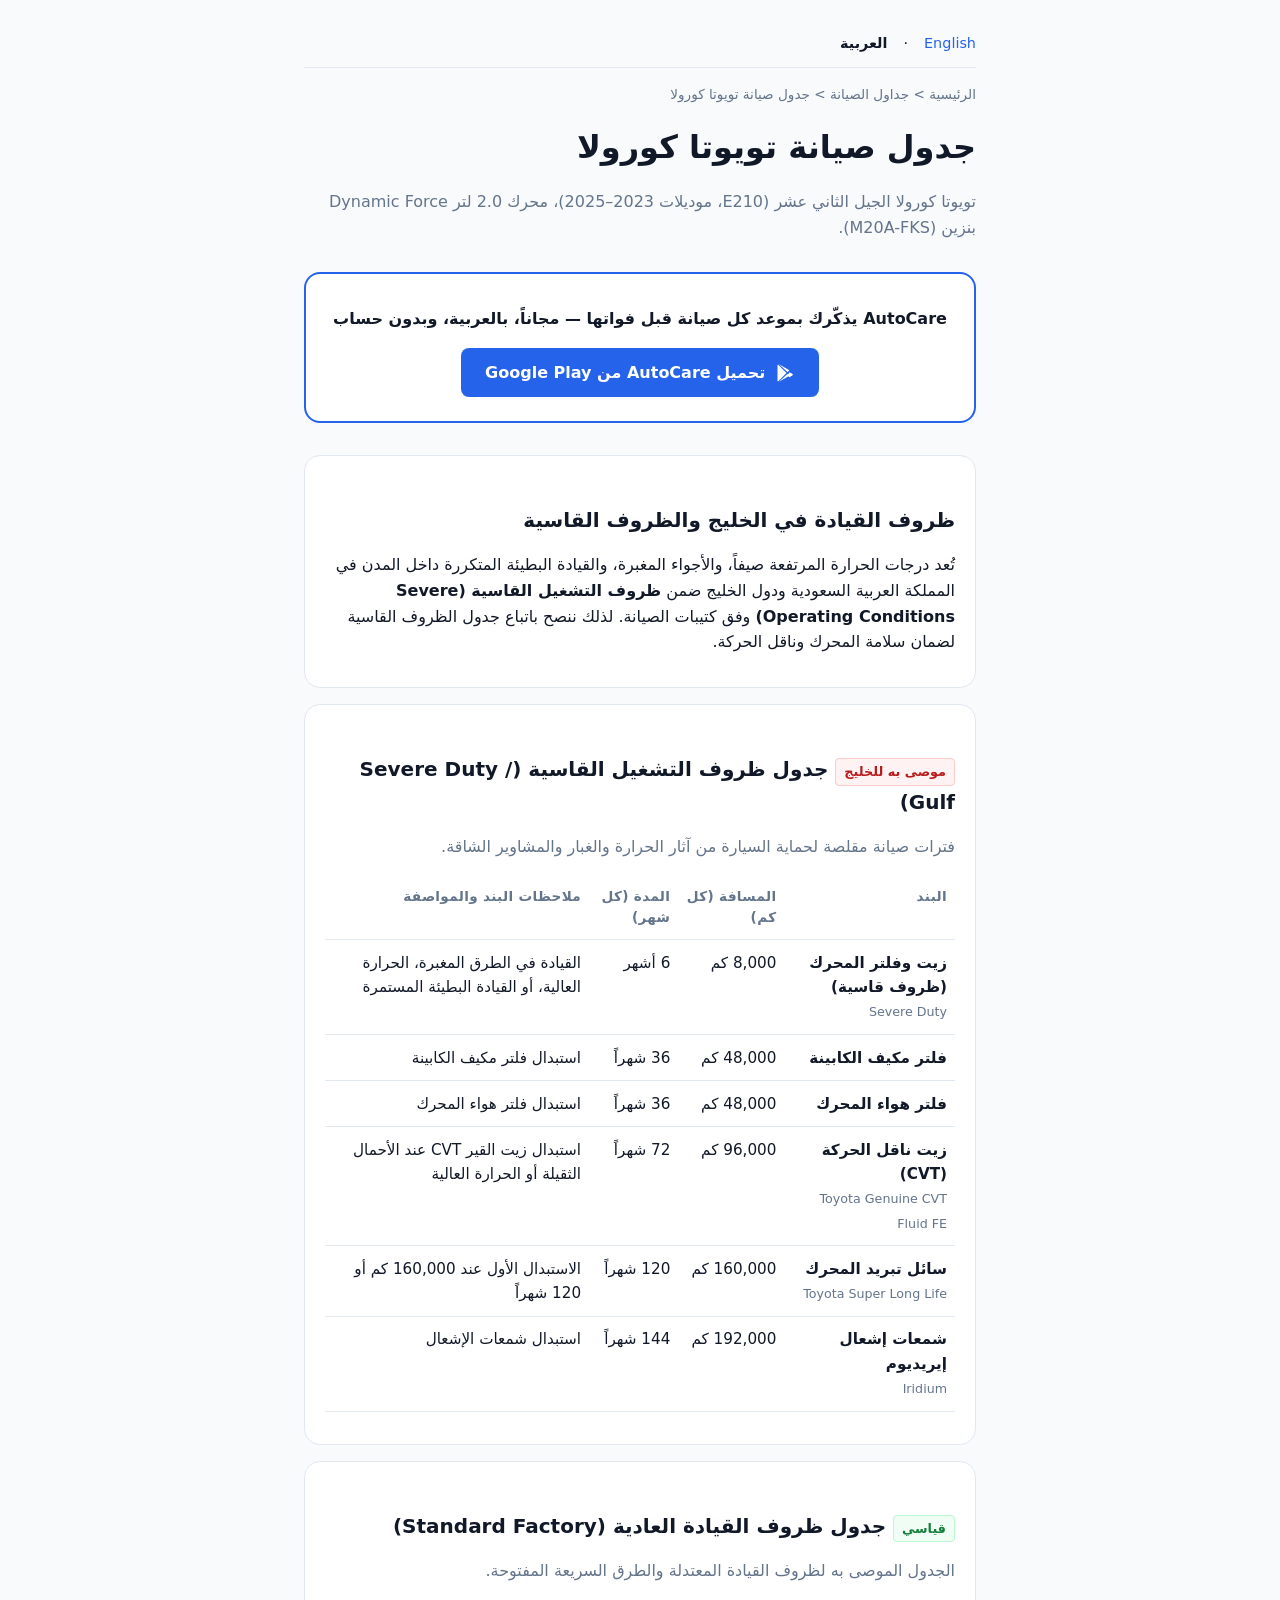
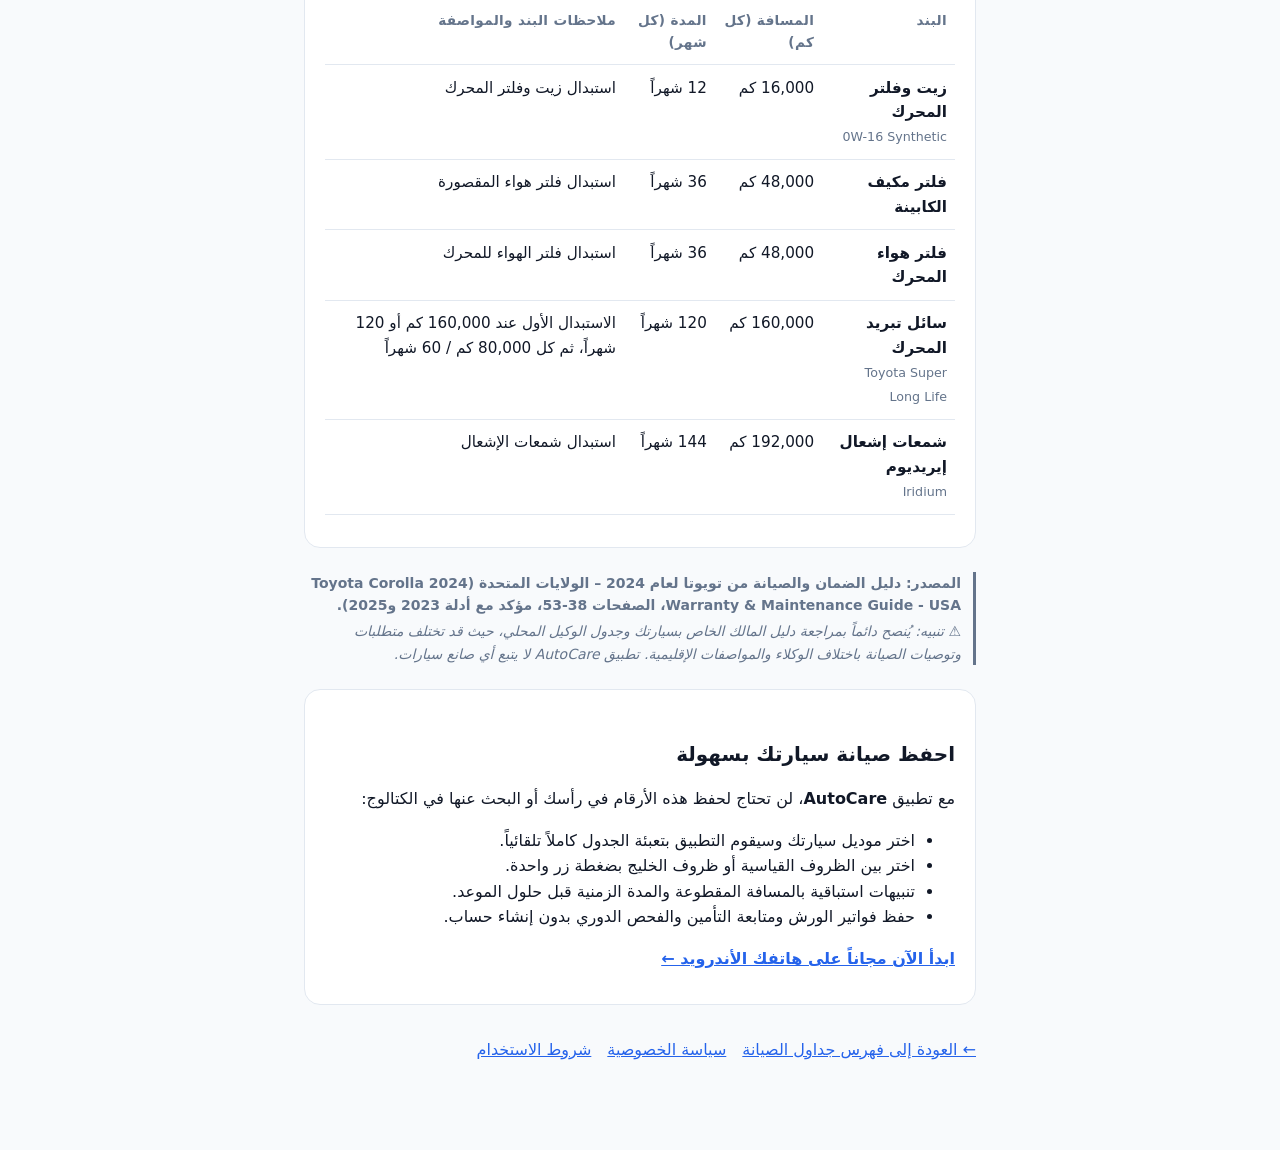
<file: ar/schedule/toyota-corolla/index.html>
<!doctype html>
<html lang="ar" dir="rtl">
<head>
  <meta charset="utf-8">
  <meta name="viewport" content="width=device-width, initial-scale=1">
  <title>جدول صيانة تويوتا كورولا (2023–2025) | AutoCare</title>
  <meta name="description" content="جدول الصيانة الدورية لتويوتا كورولا 2023-2025 بالمواصفات القياسية ومواصفات الخليج. فترات تغيير الزيت، زيت CVT، الفلاتر والبواجي.">
  <link rel="canonical" href="https://autocare.innovaxons.com/ar/schedule/toyota-corolla/">
  <link rel="stylesheet" href="/style.css">
</head>
<body>
  <a href="#content" class="sr-only">تخطَّ إلى المحتوى</a>
  <main id="content">
    <nav class="lang-switcher" aria-label="اللغة">
      <a href="/" lang="en" dir="ltr">English</a> · <strong>العربية</strong>
    </nav>
    <div class="breadcrumbs">
      <a href="/ar/">الرئيسية</a> &gt; <a href="/ar/schedule/">جداول الصيانة</a> &gt; <span>جدول صيانة تويوتا كورولا</span>
    </div>
    
    <h1>جدول صيانة تويوتا كورولا</h1>
    <p class="muted">تويوتا كورولا الجيل الثاني عشر (E210، موديلات 2023–2025)، محرك 2.0 لتر Dynamic Force بنزين (M20A-FKS).</p>

    <div class="cta-box">
      <p><strong>AutoCare يذكّرك بموعد كل صيانة قبل فواتها — مجاناً، بالعربية، وبدون حساب</strong></p>
      <a href="https://play.google.com/store/apps/details?id=com.innovaxons.autocare&referrer=utm_source%3Dwebsite-schedule-toyota-corolla%26utm_medium%3Dweb%26utm_campaign%3Dschedule-pages" class="btn-play">
        <svg width="20" height="20" viewBox="0 0 24 24" fill="currentColor" aria-hidden="true"><path d="M3.609 1.814L13.793 12 3.61 22.186a2.41 2.41 0 0 1-.61-.956V2.77c0-.35.219-.68.61-.956zm11.242 11.242l2.368 2.369-12.35 7.13 9.982-9.5zm2.369-2.056l3.528 2.036c.92.53.92 1.405 0 1.936l-3.528 2.037-2.6-2.6 2.6-2.607.001.004l-.001-.006zm-2.369-.313L4.869 1.457l12.35 7.13-2.368 2.37z"/></svg>
        <span>تحميل AutoCare من Google Play</span>
      </a>
    </div>

    <section>
      <h2>ظروف القيادة في الخليج والظروف القاسية</h2>
      <p>تُعد درجات الحرارة المرتفعة صيفاً، والأجواء المغبرة، والقيادة البطيئة المتكررة داخل المدن في المملكة العربية السعودية ودول الخليج ضمن <strong>ظروف التشغيل القاسية (Severe Operating Conditions)</strong> وفق كتيبات الصيانة. لذلك ننصح باتباع جدول الظروف القاسية لضمان سلامة المحرك وناقل الحركة.</p>
    </section>

    <section>
      <h2><span class="badge-severe">موصى به للخليج</span> جدول ظروف التشغيل القاسية (Severe Duty / Gulf)</h2>
      <p class="muted">فترات صيانة مقلصة لحماية السيارة من آثار الحرارة والغبار والمشاوير الشاقة.</p>
      <div class="table-container"><table>
    <thead>
      <tr>
        <th scope="col">البند</th>
        <th scope="col">المسافة (كل كم)</th>
        <th scope="col">المدة (كل شهر)</th>
        <th scope="col">ملاحظات البند والمواصفة</th>
      </tr>
    </thead>
    <tbody>
      <tr>
        <td><strong>زيت وفلتر المحرك (ظروف قاسية)</strong><br><small class="muted">Severe Duty</small></td>
        <td>8,000 كم</td>
        <td>6 أشهر</td>
        <td>القيادة في الطرق المغبرة، الحرارة العالية، أو القيادة البطيئة المستمرة</td>
      </tr>
      <tr>
        <td><strong>فلتر مكيف الكابينة</strong></td>
        <td>48,000 كم</td>
        <td>36 شهراً</td>
        <td>استبدال فلتر مكيف الكابينة</td>
      </tr>
      <tr>
        <td><strong>فلتر هواء المحرك</strong></td>
        <td>48,000 كم</td>
        <td>36 شهراً</td>
        <td>استبدال فلتر هواء المحرك</td>
      </tr>
      <tr>
        <td><strong>زيت ناقل الحركة (CVT)</strong><br><small class="muted">Toyota Genuine CVT Fluid FE</small></td>
        <td>96,000 كم</td>
        <td>72 شهراً</td>
        <td>استبدال زيت القير CVT عند الأحمال الثقيلة أو الحرارة العالية</td>
      </tr>
      <tr>
        <td><strong>سائل تبريد المحرك</strong><br><small class="muted">Toyota Super Long Life</small></td>
        <td>160,000 كم</td>
        <td>120 شهراً</td>
        <td>الاستبدال الأول عند 160,000 كم أو 120 شهراً</td>
      </tr>
      <tr>
        <td><strong>شمعات إشعال إيريديوم</strong><br><small class="muted">Iridium</small></td>
        <td>192,000 كم</td>
        <td>144 شهراً</td>
        <td>استبدال شمعات الإشعال</td>
      </tr>
    </tbody>
  </table></div>
    </section>

    <section>
      <h2><span class="badge-std">قياسي</span> جدول ظروف القيادة العادية (Standard Factory)</h2>
      <p class="muted">الجدول الموصى به لظروف القيادة المعتدلة والطرق السريعة المفتوحة.</p>
      <div class="table-container"><table>
    <thead>
      <tr>
        <th scope="col">البند</th>
        <th scope="col">المسافة (كل كم)</th>
        <th scope="col">المدة (كل شهر)</th>
        <th scope="col">ملاحظات البند والمواصفة</th>
      </tr>
    </thead>
    <tbody>
      <tr>
        <td><strong>زيت وفلتر المحرك</strong><br><small class="muted">0W-16 Synthetic</small></td>
        <td>16,000 كم</td>
        <td>12 شهراً</td>
        <td>استبدال زيت وفلتر المحرك</td>
      </tr>
      <tr>
        <td><strong>فلتر مكيف الكابينة</strong></td>
        <td>48,000 كم</td>
        <td>36 شهراً</td>
        <td>استبدال فلتر هواء المقصورة</td>
      </tr>
      <tr>
        <td><strong>فلتر هواء المحرك</strong></td>
        <td>48,000 كم</td>
        <td>36 شهراً</td>
        <td>استبدال فلتر الهواء للمحرك</td>
      </tr>
      <tr>
        <td><strong>سائل تبريد المحرك</strong><br><small class="muted">Toyota Super Long Life</small></td>
        <td>160,000 كم</td>
        <td>120 شهراً</td>
        <td>الاستبدال الأول عند 160,000 كم أو 120 شهراً، ثم كل 80,000 كم / 60 شهراً</td>
      </tr>
      <tr>
        <td><strong>شمعات إشعال إيريديوم</strong><br><small class="muted">Iridium</small></td>
        <td>192,000 كم</td>
        <td>144 شهراً</td>
        <td>استبدال شمعات الإشعال</td>
      </tr>
    </tbody>
  </table></div>
    </section>

    <div class="source-box">
      <p><strong>المصدر: دليل الضمان والصيانة من تويوتا لعام 2024 – الولايات المتحدة (2024 Toyota Corolla Warranty & Maintenance Guide - USA، الصفحات 38-53، مؤكد مع أدلة 2023 و2025).</strong></p>
      <p>⚠️ <em>تنبيه: يُنصح دائماً بمراجعة دليل المالك الخاص بسيارتك وجدول الوكيل المحلي، حيث قد تختلف متطلبات وتوصيات الصيانة باختلاف الوكلاء والمواصفات الإقليمية. تطبيق AutoCare لا يتبع أي صانع سيارات.</em></p>
    </div>

    <section>
      <h2>احفظ صيانة سيارتك بسهولة</h2>
      <p>مع تطبيق <strong>AutoCare</strong>، لن تحتاج لحفظ هذه الأرقام في رأسك أو البحث عنها في الكتالوج:</p>
      <ul>
        <li>اختر موديل سيارتك وسيقوم التطبيق بتعبئة الجدول كاملاً تلقائياً.</li>
        <li>اختر بين الظروف القياسية أو ظروف الخليج بضغطة زر واحدة.</li>
        <li>تنبيهات استباقية بالمسافة المقطوعة والمدة الزمنية قبل حلول الموعد.</li>
        <li>حفظ فواتير الورش ومتابعة التأمين والفحص الدوري بدون إنشاء حساب.</li>
      </ul>
      <p><a href="https://play.google.com/store/apps/details?id=com.innovaxons.autocare&referrer=utm_source%3Dwebsite-schedule-toyota-corolla%26utm_medium%3Dweb%26utm_campaign%3Dschedule-pages"><strong>ابدأ الآن مجاناً على هاتفك الأندرويد &larr;</strong></a></p>
    </section>

    <nav class="page-nav" style="margin-top: 2rem;">
      <a href="/ar/schedule/">&larr; العودة إلى فهرس جداول الصيانة</a>
      <a href="/ar/privacy/">سياسة الخصوصية</a>
      <a href="/ar/terms/">شروط الاستخدام</a>
    </nav>
  </main>
</body>
</html>
</file>
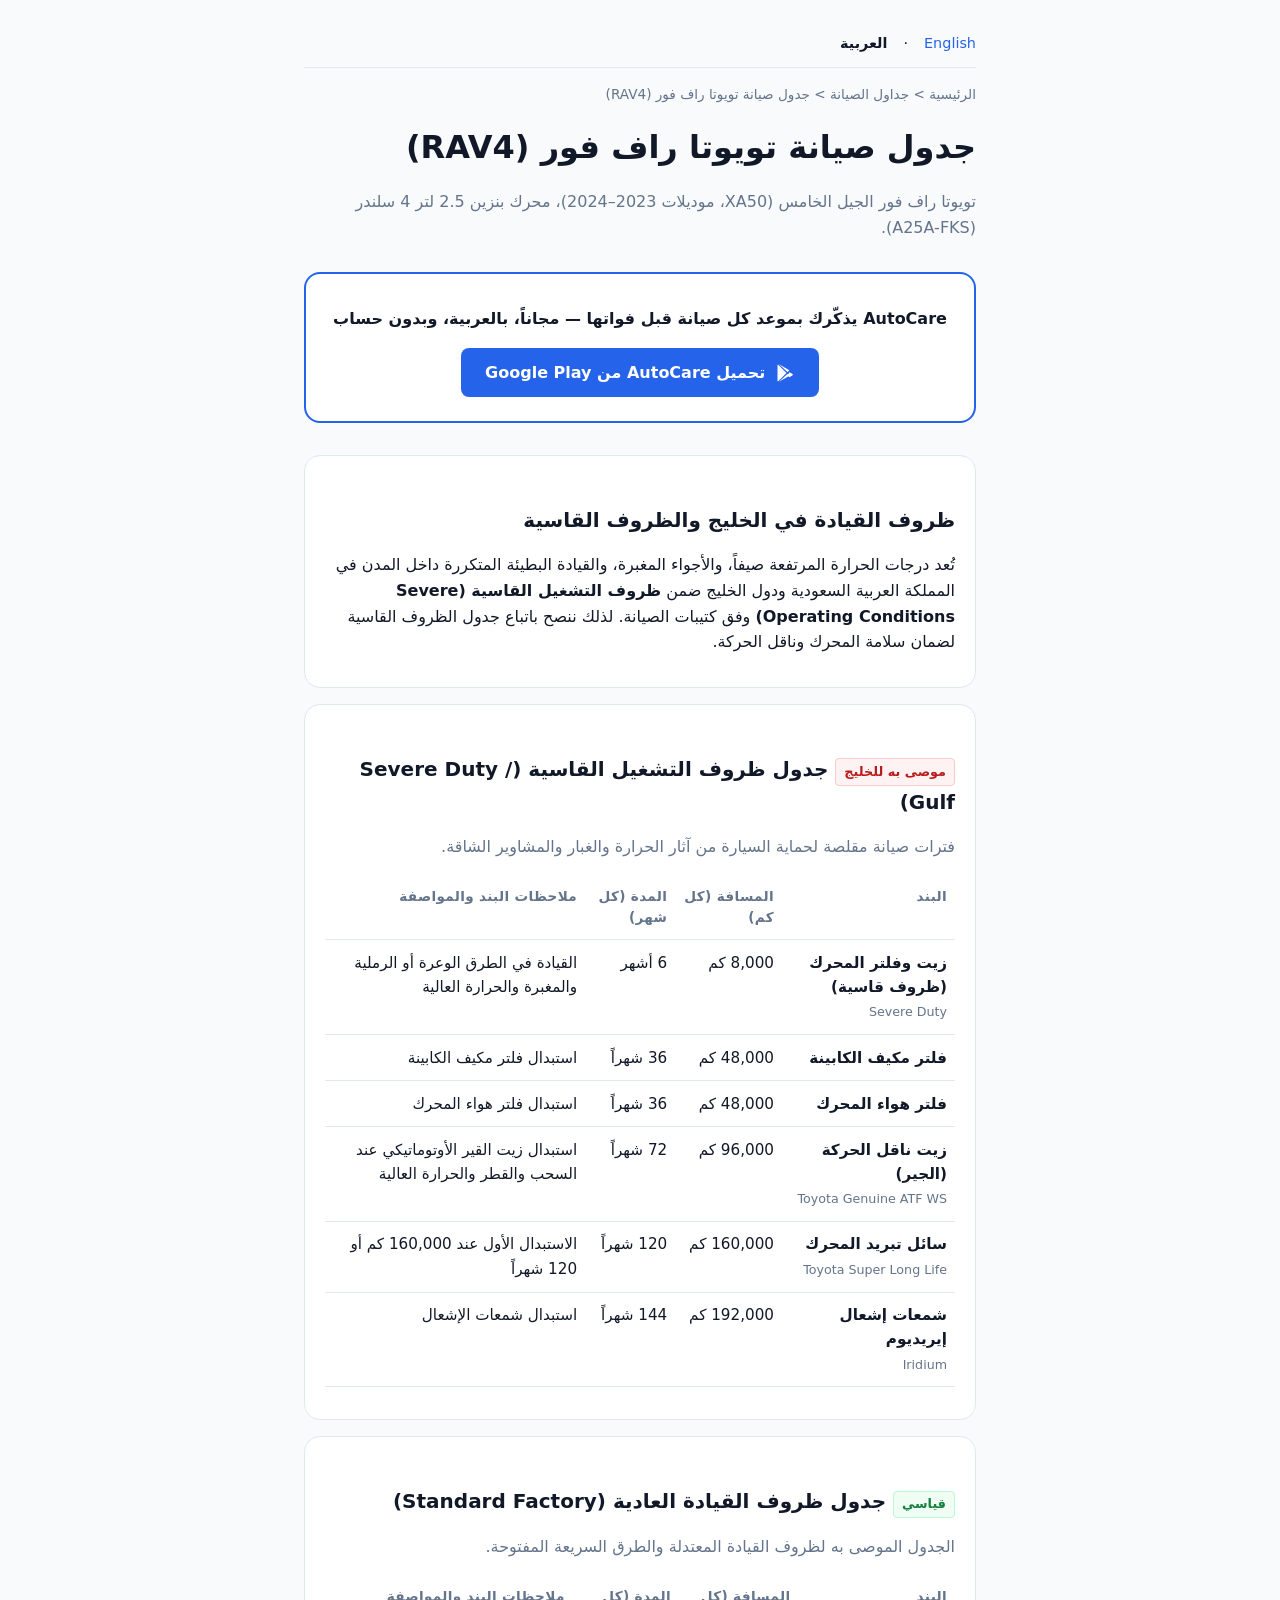
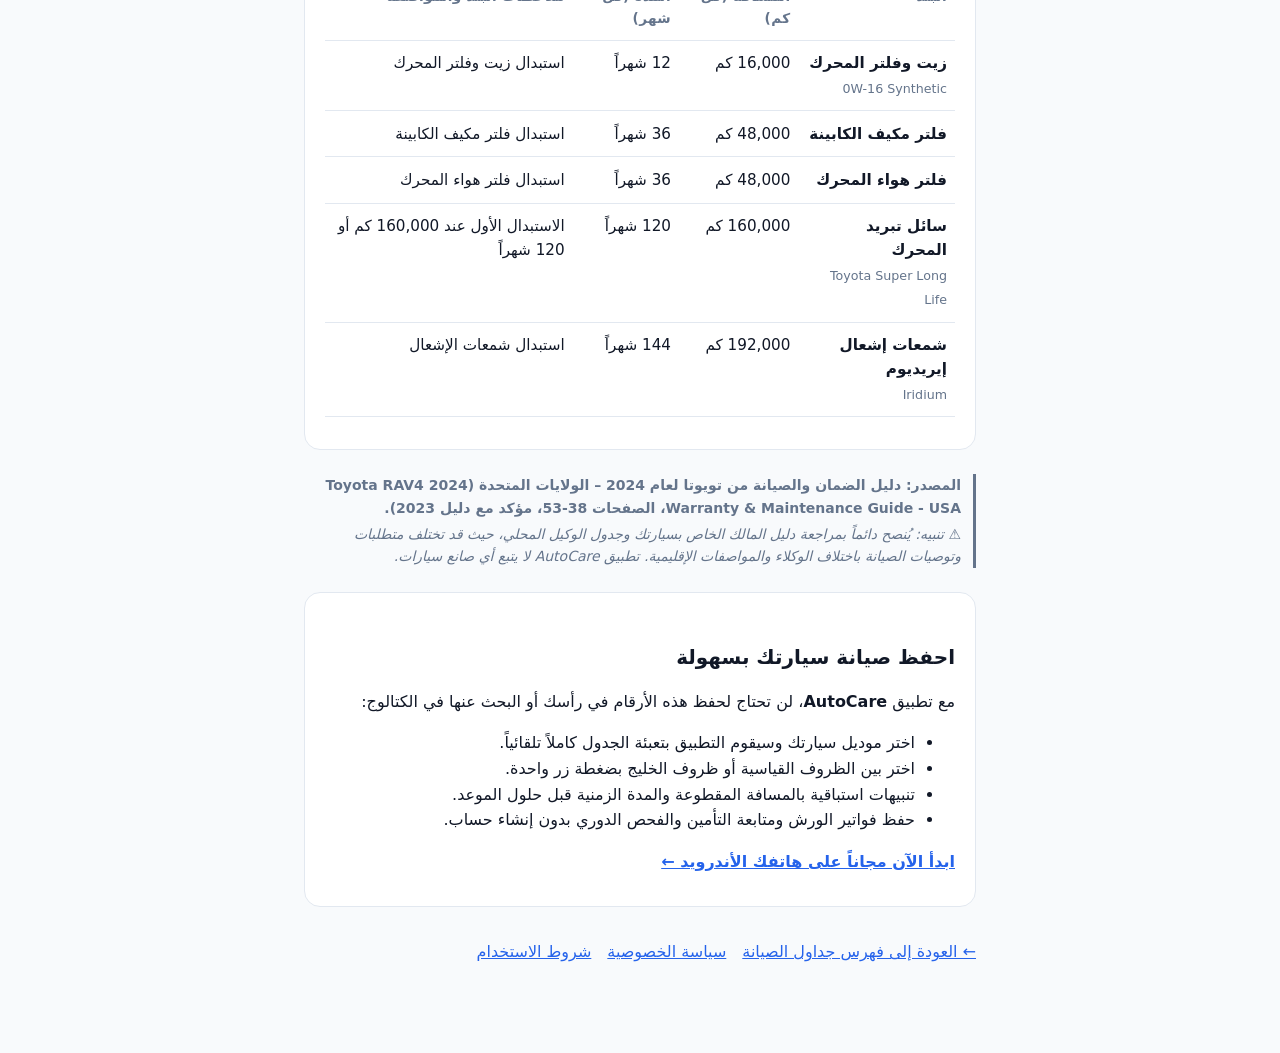
<file: ar/schedule/toyota-rav4/index.html>
<!doctype html>
<html lang="ar" dir="rtl">
<head>
  <meta charset="utf-8">
  <meta name="viewport" content="width=device-width, initial-scale=1">
  <title>جدول صيانة تويوتا راف فور RAV4 (2023–2024) | AutoCare</title>
  <meta name="description" content="جدول الصيانة الدورية لتويوتا راف فور RAV4 2023-2024. جدول القيادة العادية ومواصفات الخليج الشاقة (زيت المحرك، زيت القير، الفلاتر وسوائل التبريد).">
  <link rel="canonical" href="https://autocare.innovaxons.com/ar/schedule/toyota-rav4/">
  <link rel="stylesheet" href="/style.css">
</head>
<body>
  <a href="#content" class="sr-only">تخطَّ إلى المحتوى</a>
  <main id="content">
    <nav class="lang-switcher" aria-label="اللغة">
      <a href="/" lang="en" dir="ltr">English</a> · <strong>العربية</strong>
    </nav>
    <div class="breadcrumbs">
      <a href="/ar/">الرئيسية</a> &gt; <a href="/ar/schedule/">جداول الصيانة</a> &gt; <span>جدول صيانة تويوتا راف فور (RAV4)</span>
    </div>
    
    <h1>جدول صيانة تويوتا راف فور (RAV4)</h1>
    <p class="muted">تويوتا راف فور الجيل الخامس (XA50، موديلات 2023–2024)، محرك بنزين 2.5 لتر 4 سلندر (A25A-FKS).</p>

    <div class="cta-box">
      <p><strong>AutoCare يذكّرك بموعد كل صيانة قبل فواتها — مجاناً، بالعربية، وبدون حساب</strong></p>
      <a href="https://play.google.com/store/apps/details?id=com.innovaxons.autocare&referrer=utm_source%3Dwebsite-schedule-toyota-rav4%26utm_medium%3Dweb%26utm_campaign%3Dschedule-pages" class="btn-play">
        <svg width="20" height="20" viewBox="0 0 24 24" fill="currentColor" aria-hidden="true"><path d="M3.609 1.814L13.793 12 3.61 22.186a2.41 2.41 0 0 1-.61-.956V2.77c0-.35.219-.68.61-.956zm11.242 11.242l2.368 2.369-12.35 7.13 9.982-9.5zm2.369-2.056l3.528 2.036c.92.53.92 1.405 0 1.936l-3.528 2.037-2.6-2.6 2.6-2.607.001.004l-.001-.006zm-2.369-.313L4.869 1.457l12.35 7.13-2.368 2.37z"/></svg>
        <span>تحميل AutoCare من Google Play</span>
      </a>
    </div>

    <section>
      <h2>ظروف القيادة في الخليج والظروف القاسية</h2>
      <p>تُعد درجات الحرارة المرتفعة صيفاً، والأجواء المغبرة، والقيادة البطيئة المتكررة داخل المدن في المملكة العربية السعودية ودول الخليج ضمن <strong>ظروف التشغيل القاسية (Severe Operating Conditions)</strong> وفق كتيبات الصيانة. لذلك ننصح باتباع جدول الظروف القاسية لضمان سلامة المحرك وناقل الحركة.</p>
    </section>

    <section>
      <h2><span class="badge-severe">موصى به للخليج</span> جدول ظروف التشغيل القاسية (Severe Duty / Gulf)</h2>
      <p class="muted">فترات صيانة مقلصة لحماية السيارة من آثار الحرارة والغبار والمشاوير الشاقة.</p>
      <div class="table-container"><table>
    <thead>
      <tr>
        <th scope="col">البند</th>
        <th scope="col">المسافة (كل كم)</th>
        <th scope="col">المدة (كل شهر)</th>
        <th scope="col">ملاحظات البند والمواصفة</th>
      </tr>
    </thead>
    <tbody>
      <tr>
        <td><strong>زيت وفلتر المحرك (ظروف قاسية)</strong><br><small class="muted">Severe Duty</small></td>
        <td>8,000 كم</td>
        <td>6 أشهر</td>
        <td>القيادة في الطرق الوعرة أو الرملية والمغبرة والحرارة العالية</td>
      </tr>
      <tr>
        <td><strong>فلتر مكيف الكابينة</strong></td>
        <td>48,000 كم</td>
        <td>36 شهراً</td>
        <td>استبدال فلتر مكيف الكابينة</td>
      </tr>
      <tr>
        <td><strong>فلتر هواء المحرك</strong></td>
        <td>48,000 كم</td>
        <td>36 شهراً</td>
        <td>استبدال فلتر هواء المحرك</td>
      </tr>
      <tr>
        <td><strong>زيت ناقل الحركة (الجير)</strong><br><small class="muted">Toyota Genuine ATF WS</small></td>
        <td>96,000 كم</td>
        <td>72 شهراً</td>
        <td>استبدال زيت القير الأوتوماتيكي عند السحب والقطر والحرارة العالية</td>
      </tr>
      <tr>
        <td><strong>سائل تبريد المحرك</strong><br><small class="muted">Toyota Super Long Life</small></td>
        <td>160,000 كم</td>
        <td>120 شهراً</td>
        <td>الاستبدال الأول عند 160,000 كم أو 120 شهراً</td>
      </tr>
      <tr>
        <td><strong>شمعات إشعال إيريديوم</strong><br><small class="muted">Iridium</small></td>
        <td>192,000 كم</td>
        <td>144 شهراً</td>
        <td>استبدال شمعات الإشعال</td>
      </tr>
    </tbody>
  </table></div>
    </section>

    <section>
      <h2><span class="badge-std">قياسي</span> جدول ظروف القيادة العادية (Standard Factory)</h2>
      <p class="muted">الجدول الموصى به لظروف القيادة المعتدلة والطرق السريعة المفتوحة.</p>
      <div class="table-container"><table>
    <thead>
      <tr>
        <th scope="col">البند</th>
        <th scope="col">المسافة (كل كم)</th>
        <th scope="col">المدة (كل شهر)</th>
        <th scope="col">ملاحظات البند والمواصفة</th>
      </tr>
    </thead>
    <tbody>
      <tr>
        <td><strong>زيت وفلتر المحرك</strong><br><small class="muted">0W-16 Synthetic</small></td>
        <td>16,000 كم</td>
        <td>12 شهراً</td>
        <td>استبدال زيت وفلتر المحرك</td>
      </tr>
      <tr>
        <td><strong>فلتر مكيف الكابينة</strong></td>
        <td>48,000 كم</td>
        <td>36 شهراً</td>
        <td>استبدال فلتر مكيف الكابينة</td>
      </tr>
      <tr>
        <td><strong>فلتر هواء المحرك</strong></td>
        <td>48,000 كم</td>
        <td>36 شهراً</td>
        <td>استبدال فلتر هواء المحرك</td>
      </tr>
      <tr>
        <td><strong>سائل تبريد المحرك</strong><br><small class="muted">Toyota Super Long Life</small></td>
        <td>160,000 كم</td>
        <td>120 شهراً</td>
        <td>الاستبدال الأول عند 160,000 كم أو 120 شهراً</td>
      </tr>
      <tr>
        <td><strong>شمعات إشعال إيريديوم</strong><br><small class="muted">Iridium</small></td>
        <td>192,000 كم</td>
        <td>144 شهراً</td>
        <td>استبدال شمعات الإشعال</td>
      </tr>
    </tbody>
  </table></div>
    </section>

    <div class="source-box">
      <p><strong>المصدر: دليل الضمان والصيانة من تويوتا لعام 2024 – الولايات المتحدة (2024 Toyota RAV4 Warranty & Maintenance Guide - USA، الصفحات 38-53، مؤكد مع دليل 2023).</strong></p>
      <p>⚠️ <em>تنبيه: يُنصح دائماً بمراجعة دليل المالك الخاص بسيارتك وجدول الوكيل المحلي، حيث قد تختلف متطلبات وتوصيات الصيانة باختلاف الوكلاء والمواصفات الإقليمية. تطبيق AutoCare لا يتبع أي صانع سيارات.</em></p>
    </div>

    <section>
      <h2>احفظ صيانة سيارتك بسهولة</h2>
      <p>مع تطبيق <strong>AutoCare</strong>، لن تحتاج لحفظ هذه الأرقام في رأسك أو البحث عنها في الكتالوج:</p>
      <ul>
        <li>اختر موديل سيارتك وسيقوم التطبيق بتعبئة الجدول كاملاً تلقائياً.</li>
        <li>اختر بين الظروف القياسية أو ظروف الخليج بضغطة زر واحدة.</li>
        <li>تنبيهات استباقية بالمسافة المقطوعة والمدة الزمنية قبل حلول الموعد.</li>
        <li>حفظ فواتير الورش ومتابعة التأمين والفحص الدوري بدون إنشاء حساب.</li>
      </ul>
      <p><a href="https://play.google.com/store/apps/details?id=com.innovaxons.autocare&referrer=utm_source%3Dwebsite-schedule-toyota-rav4%26utm_medium%3Dweb%26utm_campaign%3Dschedule-pages"><strong>ابدأ الآن مجاناً على هاتفك الأندرويد &larr;</strong></a></p>
    </section>

    <nav class="page-nav" style="margin-top: 2rem;">
      <a href="/ar/schedule/">&larr; العودة إلى فهرس جداول الصيانة</a>
      <a href="/ar/privacy/">سياسة الخصوصية</a>
      <a href="/ar/terms/">شروط الاستخدام</a>
    </nav>
  </main>
</body>
</html>
</file>
<file: style.css>
:root {
  --surface: #f8fafc;
  --card: #ffffff;
  --ink: #111827;
  --muted: #64748b;
  --primary: #2563eb;
  --line: #e2e8f0;
}
@media (prefers-color-scheme: dark) {
  :root {
    --surface: #0b0f14;
    --card: #161c24;
    --ink: #f1f5f9;
    --muted: #94a3b8;
    --primary: #60a5fa;
    --line: #27303d;
  }
}
* { box-sizing: border-box; }
body {
  margin: 0;
  background: var(--surface);
  color: var(--ink);
  font: 16px/1.6 system-ui, -apple-system, "Segoe UI", Roboto, "Noto Sans Arabic", "Geeza Pro", sans-serif;
  text-align: start;
}
[dir="rtl"] {
  font-family: system-ui, -apple-system, "Segoe UI", Roboto, "Noto Naskh Arabic", "Geeza Pro", sans-serif;
}
.sr-only {
  position: absolute;
  width: 1px;
  height: 1px;
  padding: 0;
  margin: -1px;
  overflow: hidden;
  clip: rect(0, 0, 0, 0);
  white-space: nowrap;
  border: 0;
}
.sr-only:focus {
  position: static;
  width: auto;
  height: auto;
  margin-block-end: 1rem;
  overflow: visible;
  clip: auto;
  white-space: normal;
  display: inline-block;
  padding: .5rem 1rem;
  background: var(--card);
  border: 1px solid var(--primary);
  border-radius: .5rem;
}
main { max-width: 44rem; margin-inline: auto; padding: 2rem 1rem 4rem; }
h1 { font-size: 2rem; margin: 0 0 .25rem; }
h2 { font-size: 1.25rem; margin: 2rem 0 .5rem; }
p, li { color: var(--ink); }
.muted { color: var(--muted); }
a { color: var(--primary); }
section { background: var(--card); border: 1px solid var(--line); border-radius: 1rem; padding: 1rem 1.25rem; margin: 1rem 0; }
.table-container {
  overflow-x: auto;
  -webkit-overflow-scrolling: touch;
  margin: 1rem 0;
}
table { width: 100%; border-collapse: collapse; font-size: .95rem; min-width: 32rem; }
th, td { text-align: start; padding: .65rem .5rem; border-bottom: 1px solid var(--line); vertical-align: top; }
th { font-weight: 600; color: var(--muted); font-size: .85rem; text-transform: uppercase; letter-spacing: .025em; }
.lang-switcher {
  display: flex;
  flex-wrap: wrap;
  gap: .5rem 1rem;
  padding-bottom: .75rem;
  margin-bottom: 1rem;
  border-bottom: 1px solid var(--line);
  font-size: .9rem;
}
.lang-switcher a {
  text-decoration: none;
}
.lang-switcher a:hover {
  text-decoration: underline;
}
.lang-switcher strong {
  color: var(--ink);
}
nav.page-nav {
  display: flex;
  flex-wrap: wrap;
  gap: 1rem;
  margin-bottom: 1.5rem;
}

/* Additional styles for schedule tables & CTA */
.cta-box {
  background: var(--card);
  border: 2px solid var(--primary);
  border-radius: 1rem;
  padding: 1.5rem;
  margin: 2rem 0;
  text-align: center;
}
.cta-box p {
  margin: .5rem 0 1rem;
  font-weight: 500;
}
.btn-play {
  display: inline-flex;
  align-items: center;
  justify-content: center;
  gap: .6rem;
  background: var(--primary);
  color: #ffffff !important;
  padding: .75rem 1.5rem;
  border-radius: .5rem;
  text-decoration: none;
  font-weight: 600;
  transition: opacity .15s;
}
.btn-play:hover {
  opacity: .9;
  text-decoration: none;
}
.badge-severe {
  display: inline-block;
  background: #fef2f2;
  color: #b91c1c;
  border: 1px solid #fecaca;
  padding: .15rem .5rem;
  border-radius: .25rem;
  font-size: .8rem;
  font-weight: 600;
}
@media (prefers-color-scheme: dark) {
  .badge-severe {
    background: #450a0a;
    color: #fca5a5;
    border-color: #7f1d1d;
  }
}
.badge-std {
  display: inline-block;
  background: #f0fdf4;
  color: #15803d;
  border: 1px solid #bbf7d0;
  padding: .15rem .5rem;
  border-radius: .25rem;
  font-size: .8rem;
  font-weight: 600;
}
@media (prefers-color-scheme: dark) {
  .badge-std {
    background: #052e16;
    color: #86efac;
    border-color: #14532d;
  }
}
.source-box {
  font-size: .875rem;
  color: var(--muted);
  border-inline-start: 3px solid var(--muted);
  padding-inline-start: .75rem;
  margin: 1.5rem 0;
}
.source-box p {
  color: var(--muted);
  margin: .25rem 0;
}
.schedule-list {
  display: grid;
  gap: 1rem;
  margin: 1.5rem 0;
}
.schedule-card {
  display: block;
  background: var(--card);
  border: 1px solid var(--line);
  border-radius: .75rem;
  padding: 1rem 1.25rem;
  text-decoration: none;
  color: inherit;
  transition: border-color .15s;
}
.schedule-card:hover {
  border-color: var(--primary);
  text-decoration: none;
}
.schedule-card h3 {
  margin: 0 0 .25rem;
  font-size: 1.15rem;
  color: var(--primary);
}
.schedule-card p {
  margin: 0;
  font-size: .9rem;
  color: var(--muted);
}
.breadcrumbs {
  font-size: .85rem;
  color: var(--muted);
  margin-bottom: 1rem;
}
.breadcrumbs a {
  color: var(--muted);
  text-decoration: none;
}
.breadcrumbs a:hover {
  text-decoration: underline;
}

/* Phones: drop the notes column so the table fits without sideways scrolling. */
@media (max-width: 34rem) {
  table { min-width: 0; }
  th:nth-child(4), td:nth-child(4) { display: none; }
}
</file>
